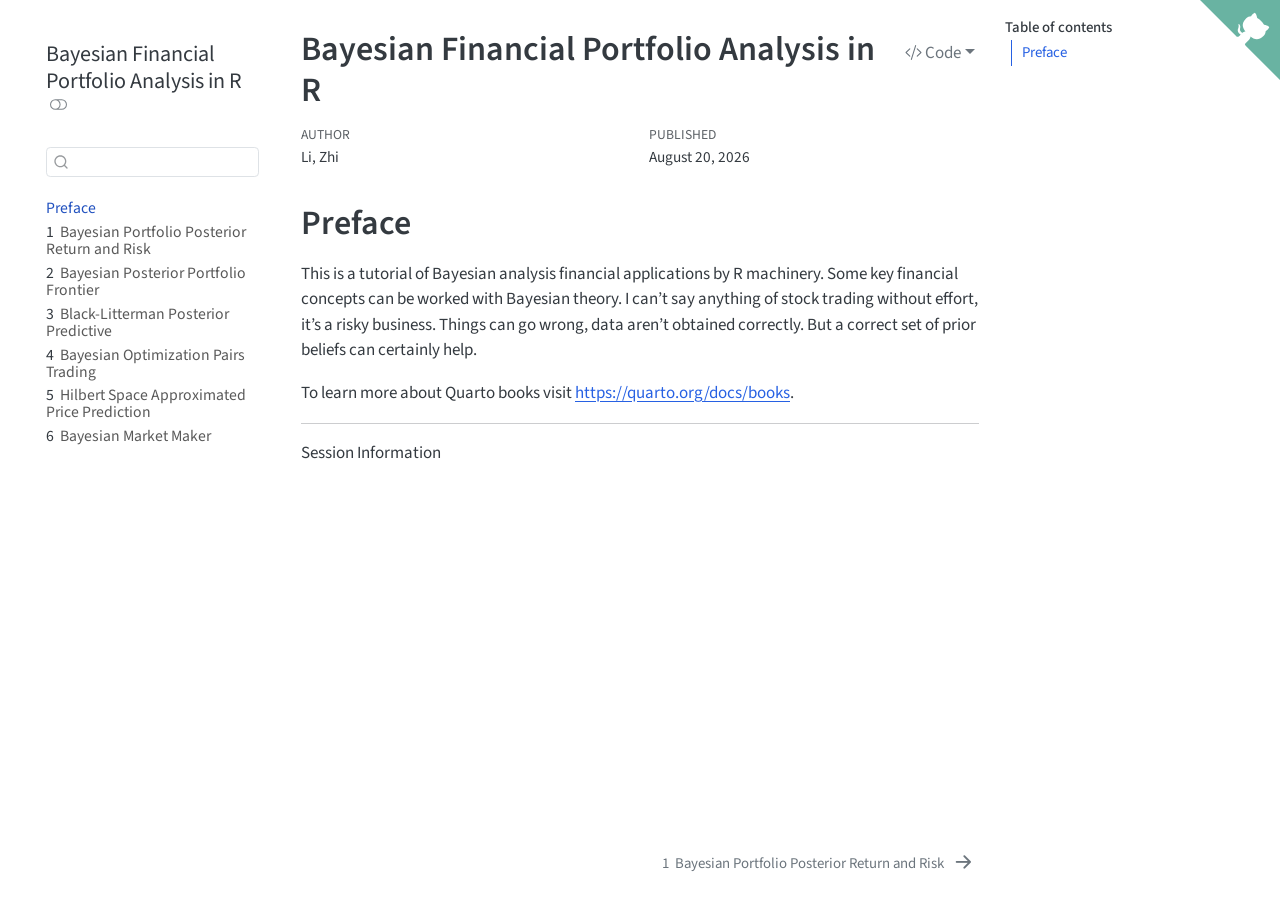
<file: docs/index.html>
<!DOCTYPE html>
<html xmlns="http://www.w3.org/1999/xhtml" lang="en" xml:lang="en"><head>
<meta http-equiv="Content-Type" content="text/html; charset=UTF-8">
<meta charset="utf-8">
<meta name="generator" content="quarto-1.8.25">
<meta name="viewport" content="width=device-width, initial-scale=1.0, user-scalable=yes">
<meta name="author" content="Li, Zhi">
<meta name="dcterms.date" content="2026-08-20">
<title>Bayesian Financial Portfolio Analysis in R</title>
<style>
code{white-space: pre-wrap;}
span.smallcaps{font-variant: small-caps;}
div.columns{display: flex; gap: min(4vw, 1.5em);}
div.column{flex: auto; overflow-x: auto;}
div.hanging-indent{margin-left: 1.5em; text-indent: -1.5em;}
ul.task-list{list-style: none;}
ul.task-list li input[type="checkbox"] {
  width: 0.8em;
  margin: 0 0.8em 0.2em -1em; /* quarto-specific, see https://github.com/quarto-dev/quarto-cli/issues/4556 */ 
  vertical-align: middle;
}
/* CSS for syntax highlighting */
html { -webkit-text-size-adjust: 100%; }
pre > code.sourceCode { white-space: pre; position: relative; }
pre > code.sourceCode > span { display: inline-block; line-height: 1.25; }
pre > code.sourceCode > span:empty { height: 1.2em; }
.sourceCode { overflow: visible; }
code.sourceCode > span { color: inherit; text-decoration: inherit; }
div.sourceCode { margin: 1em 0; }
pre.sourceCode { margin: 0; }
@media screen {
div.sourceCode { overflow: auto; }
}
@media print {
pre > code.sourceCode { white-space: pre-wrap; }
pre > code.sourceCode > span { text-indent: -5em; padding-left: 5em; }
}
pre.numberSource code
  { counter-reset: source-line 0; }
pre.numberSource code > span
  { position: relative; left: -4em; counter-increment: source-line; }
pre.numberSource code > span > a:first-child::before
  { content: counter(source-line);
    position: relative; left: -1em; text-align: right; vertical-align: baseline;
    border: none; display: inline-block;
    -webkit-touch-callout: none; -webkit-user-select: none;
    -khtml-user-select: none; -moz-user-select: none;
    -ms-user-select: none; user-select: none;
    padding: 0 4px; width: 4em;
  }
pre.numberSource { margin-left: 3em;  padding-left: 4px; }
div.sourceCode
  {   }
@media screen {
pre > code.sourceCode > span > a:first-child::before { text-decoration: underline; }
}
</style>

<script src="site_libs/quarto-nav/quarto-nav.js"></script>
<script src="site_libs/quarto-nav/headroom.min.js"></script>
<script src="site_libs/clipboard/clipboard.min.js"></script>
<script src="site_libs/quarto-search/autocomplete.umd.js"></script>
<script src="site_libs/quarto-search/fuse.min.js"></script>
<script src="site_libs/quarto-search/quarto-search.js"></script>
<meta name="quarto:offset" content="./">
<link href="./b01.html" rel="next">
<script src="site_libs/quarto-html/quarto.js" type="module"></script>
<script src="site_libs/quarto-html/tabsets/tabsets.js" type="module"></script>
<script src="site_libs/quarto-html/axe/axe-check.js" type="module"></script>
<script src="site_libs/quarto-html/popper.min.js"></script>
<script src="site_libs/quarto-html/tippy.umd.min.js"></script>
<script src="site_libs/quarto-html/anchor.min.js"></script>
<link href="site_libs/quarto-html/tippy.css" rel="stylesheet">
<link href="site_libs/quarto-html/quarto-syntax-highlighting-7b89279ff1a6dce999919e0e67d4d9ec.css" rel="stylesheet" class="quarto-color-scheme" id="quarto-text-highlighting-styles">
<link href="site_libs/quarto-html/quarto-syntax-highlighting-dark-707d8167ce6003fca903bfe2be84ab7f.css" rel="stylesheet" class="quarto-color-scheme quarto-color-alternate" id="quarto-text-highlighting-styles">
<link href="site_libs/quarto-html/quarto-syntax-highlighting-7b89279ff1a6dce999919e0e67d4d9ec.css" rel="stylesheet" class="quarto-color-scheme-extra" id="quarto-text-highlighting-styles">
<script src="site_libs/bootstrap/bootstrap.min.js"></script>
<link href="site_libs/bootstrap/bootstrap-icons.css" rel="stylesheet">
<link href="site_libs/bootstrap/bootstrap-56845be1c3e1e64cc04b6f7b628b8285.min.css" rel="stylesheet" append-hash="true" class="quarto-color-scheme" id="quarto-bootstrap" data-mode="light">
<link href="site_libs/bootstrap/bootstrap-dark-24c97db2e47895f705633d18ba96cc49.min.css" rel="stylesheet" append-hash="true" class="quarto-color-scheme quarto-color-alternate" id="quarto-bootstrap" data-mode="dark">
<link href="site_libs/bootstrap/bootstrap-56845be1c3e1e64cc04b6f7b628b8285.min.css" rel="stylesheet" append-hash="true" class="quarto-color-scheme-extra" id="quarto-bootstrap" data-mode="light"><script id="quarto-search-options" type="application/json">{
  "location": "sidebar",
  "copy-button": false,
  "collapse-after": 3,
  "panel-placement": "start",
  "type": "textbox",
  "limit": 50,
  "keyboard-shortcut": [
    "f",
    "/",
    "s"
  ],
  "show-item-context": false,
  "language": {
    "search-no-results-text": "No results",
    "search-matching-documents-text": "matching documents",
    "search-copy-link-title": "Copy link to search",
    "search-hide-matches-text": "Hide additional matches",
    "search-more-match-text": "more match in this document",
    "search-more-matches-text": "more matches in this document",
    "search-clear-button-title": "Clear",
    "search-text-placeholder": "",
    "search-detached-cancel-button-title": "Cancel",
    "search-submit-button-title": "Submit",
    "search-label": "Search"
  }
}</script><script type="application/json" class="js-hypothesis-config">
{
  "theme": "clean"
}
</script><script async="" src="https://hypothes.is/embed.js"></script><script>
  window.document.addEventListener("DOMContentLoaded", function (_event) {
    document.body.classList.add('hypothesis-enabled');
  });
</script>
</head>
<body class="nav-sidebar floating quarto-light"><script id="quarto-html-before-body" type="application/javascript">
    const toggleBodyColorMode = (bsSheetEl) => {
      const mode = bsSheetEl.getAttribute("data-mode");
      const bodyEl = window.document.querySelector("body");
      if (mode === "dark") {
        bodyEl.classList.add("quarto-dark");
        bodyEl.classList.remove("quarto-light");
      } else {
        bodyEl.classList.add("quarto-light");
        bodyEl.classList.remove("quarto-dark");
      }
    }
    const toggleBodyColorPrimary = () => {
      const bsSheetEl = window.document.querySelector("link#quarto-bootstrap:not([rel=disabled-stylesheet])");
      if (bsSheetEl) {
        toggleBodyColorMode(bsSheetEl);
      }
    }
    const setColorSchemeToggle = (alternate) => {
      const toggles = window.document.querySelectorAll('.quarto-color-scheme-toggle');
      for (let i=0; i < toggles.length; i++) {
        const toggle = toggles[i];
        if (toggle) {
          if (alternate) {
            toggle.classList.add("alternate");
          } else {
            toggle.classList.remove("alternate");
          }
        }
      }
    };
    const toggleColorMode = (alternate) => {
      // Switch the stylesheets
      const primaryStylesheets = window.document.querySelectorAll('link.quarto-color-scheme:not(.quarto-color-alternate)');
      const alternateStylesheets = window.document.querySelectorAll('link.quarto-color-scheme.quarto-color-alternate');
      manageTransitions('#quarto-margin-sidebar .nav-link', false);
      if (alternate) {
        // note: dark is layered on light, we don't disable primary!
        enableStylesheet(alternateStylesheets);
        for (const sheetNode of alternateStylesheets) {
          if (sheetNode.id === "quarto-bootstrap") {
            toggleBodyColorMode(sheetNode);
          }
        }
      } else {
        disableStylesheet(alternateStylesheets);
        enableStylesheet(primaryStylesheets)
        toggleBodyColorPrimary();
      }
      manageTransitions('#quarto-margin-sidebar .nav-link', true);
      // Switch the toggles
      setColorSchemeToggle(alternate)
      // Hack to workaround the fact that safari doesn't
      // properly recolor the scrollbar when toggling (#1455)
      if (navigator.userAgent.indexOf('Safari') > 0 && navigator.userAgent.indexOf('Chrome') == -1) {
        manageTransitions("body", false);
        window.scrollTo(0, 1);
        setTimeout(() => {
          window.scrollTo(0, 0);
          manageTransitions("body", true);
        }, 40);
      }
    }
    const disableStylesheet = (stylesheets) => {
      for (let i=0; i < stylesheets.length; i++) {
        const stylesheet = stylesheets[i];
        stylesheet.rel = 'disabled-stylesheet';
      }
    }
    const enableStylesheet = (stylesheets) => {
      for (let i=0; i < stylesheets.length; i++) {
        const stylesheet = stylesheets[i];
        if(stylesheet.rel !== 'stylesheet') { // for Chrome, which will still FOUC without this check
          stylesheet.rel = 'stylesheet';
        }
      }
    }
    const manageTransitions = (selector, allowTransitions) => {
      const els = window.document.querySelectorAll(selector);
      for (let i=0; i < els.length; i++) {
        const el = els[i];
        if (allowTransitions) {
          el.classList.remove('notransition');
        } else {
          el.classList.add('notransition');
        }
      }
    }
    const isFileUrl = () => {
      return window.location.protocol === 'file:';
    }
    const hasAlternateSentinel = () => {
      let styleSentinel = getColorSchemeSentinel();
      if (styleSentinel !== null) {
        return styleSentinel === "alternate";
      } else {
        return false;
      }
    }
    const setStyleSentinel = (alternate) => {
      const value = alternate ? "alternate" : "default";
      if (!isFileUrl()) {
        window.localStorage.setItem("quarto-color-scheme", value);
      } else {
        localAlternateSentinel = value;
      }
    }
    const getColorSchemeSentinel = () => {
      if (!isFileUrl()) {
        const storageValue = window.localStorage.getItem("quarto-color-scheme");
        return storageValue != null ? storageValue : localAlternateSentinel;
      } else {
        return localAlternateSentinel;
      }
    }
    const toggleGiscusIfUsed = (isAlternate, darkModeDefault) => {
      const baseTheme = document.querySelector('#giscus-base-theme')?.value ?? 'light';
      const alternateTheme = document.querySelector('#giscus-alt-theme')?.value ?? 'dark';
      let newTheme = '';
      if(authorPrefersDark) {
        newTheme = isAlternate ? baseTheme : alternateTheme;
      } else {
        newTheme = isAlternate ? alternateTheme : baseTheme;
      }
      const changeGiscusTheme = () => {
        // From: https://github.com/giscus/giscus/issues/336
        const sendMessage = (message) => {
          const iframe = document.querySelector('iframe.giscus-frame');
          if (!iframe) return;
          iframe.contentWindow.postMessage({ giscus: message }, 'https://giscus.app');
        }
        sendMessage({
          setConfig: {
            theme: newTheme
          }
        });
      }
      const isGiscussLoaded = window.document.querySelector('iframe.giscus-frame') !== null;
      if (isGiscussLoaded) {
        changeGiscusTheme();
      }
    };
    const authorPrefersDark = false;
    const darkModeDefault = authorPrefersDark;
      document.querySelector('link#quarto-text-highlighting-styles.quarto-color-scheme-extra').rel = 'disabled-stylesheet';
      document.querySelector('link#quarto-bootstrap.quarto-color-scheme-extra').rel = 'disabled-stylesheet';
    let localAlternateSentinel = darkModeDefault ? 'alternate' : 'default';
    // Dark / light mode switch
    window.quartoToggleColorScheme = () => {
      // Read the current dark / light value
      let toAlternate = !hasAlternateSentinel();
      toggleColorMode(toAlternate);
      setStyleSentinel(toAlternate);
      toggleGiscusIfUsed(toAlternate, darkModeDefault);
      window.dispatchEvent(new Event('resize'));
    };
    // Switch to dark mode if need be
    if (hasAlternateSentinel()) {
      toggleColorMode(true);
    } else {
      toggleColorMode(false);
    }
  </script>
<a href="https://github.com/bletcher/make_a_book_book" class="github-corner" aria-label="View source on GitHub"><svg width="80" height="80" viewbox="0 0 250 250" style="fill:#69b3a2; color:#fff; position: 
absolute; top: 0; border: 0; right: 0;" aria-hidden="true"><path d="M0,0 L115,115 L130,115 
L142,142 L250,250 L250,0 Z"></path><path d="M128.3,109.0 C113.8,99.7 119.0,89.6 119.0,89.6 
C122.0,82.7 120.5,78.6 120.5,78.6 C119.2,72.0 123.4,76.3 123.4,76.3 C127.3,80.9 125.5,87.3 
125.5,87.3 C122.9,97.6 130.6,101.9 134.4,103.2" fill="currentColor" style="transform-origin: 
130px 106px;" class="octo-arm"></path><path d="M115.0,115.0 C114.9,115.1 118.7,116.5 
119.8,115.4 L133.7,101.6 C136.9,99.2 139.9,98.4 142.2,98.6 C133.8,88.0 127.5,74.4 143.8,58.0 
C148.5,53.4 154.0,51.2 159.7,51.0 C160.3,49.4 163.2,43.6 171.4,40.1 C171.4,40.1 176.1,42.5 
178.8,56.2 C183.1,58.6 187.2,61.8 190.9,65.4 C194.5,69.0 197.7,73.2 200.1,77.6 C213.8,80.2 
216.3,84.9 216.3,84.9 C212.7,93.1 206.9,96.0 205.4,96.6 C205.1,102.4 203.0,107.8 198.3,112.5 
C181.9,128.9 168.3,122.5 157.7,114.1 C157.9,116.9 156.7,120.9 152.7,124.9 L141.0,136.5 
C139.8,137.7 141.6,141.9 141.8,141.8 Z" fill="currentColor" class="octo-body"></path></svg></a><style>.github-corner:hover 
.octo-arm{animation:octocat-wave 560ms ease-in-out}@keyframes 
octocat-wave{0%,100%{transform:rotate(0)}20%,60%{transform:rotate(-25deg)}40%,80%{transform:rotate(10deg)}}@media 
(max-width:500px){.github-corner:hover .octo-arm{animation:none}.github-corner 
  .octo-arm{animation:octocat-wave 560ms ease-in-out}}</style>
<div id="quarto-search-results"></div>
  <header id="quarto-header" class="headroom fixed-top"><nav class="quarto-secondary-nav"><div class="container-fluid d-flex">
      <button type="button" class="quarto-btn-toggle btn" data-bs-toggle="collapse" role="button" data-bs-target=".quarto-sidebar-collapse-item" aria-controls="quarto-sidebar" aria-expanded="false" aria-label="Toggle sidebar navigation" onclick="if (window.quartoToggleHeadroom) { window.quartoToggleHeadroom(); }">
        <i class="bi bi-layout-text-sidebar-reverse"></i>
      </button>
        <nav class="quarto-page-breadcrumbs" aria-label="breadcrumb"><ol class="breadcrumb"><li class="breadcrumb-item"><a href="./index.html">Preface</a></li></ol></nav>
        <a class="flex-grow-1" role="navigation" data-bs-toggle="collapse" data-bs-target=".quarto-sidebar-collapse-item" aria-controls="quarto-sidebar" aria-expanded="false" aria-label="Toggle sidebar navigation" onclick="if (window.quartoToggleHeadroom) { window.quartoToggleHeadroom(); }">      
        </a>
      <button type="button" class="btn quarto-search-button" aria-label="Search" onclick="window.quartoOpenSearch();">
        <i class="bi bi-search"></i>
      </button>
    </div>
  </nav></header><!-- content --><div id="quarto-content" class="quarto-container page-columns page-rows-contents page-layout-article">
<!-- sidebar -->
  <nav id="quarto-sidebar" class="sidebar collapse collapse-horizontal quarto-sidebar-collapse-item sidebar-navigation floating overflow-auto"><div class="pt-lg-2 mt-2 text-left sidebar-header sidebar-header-stacked">
      <a href="./index.html" class="sidebar-logo-link">
      </a>
    <div class="sidebar-title mb-0 py-0">
      <a href="./">Bayesian Financial Portfolio Analysis in R</a> 
        <div class="sidebar-tools-main">
  <a href="" class="quarto-color-scheme-toggle quarto-navigation-tool  px-1" onclick="window.quartoToggleColorScheme(); return false;" title="Toggle dark mode"><i class="bi"></i></a>
</div>
    </div>
      </div>
        <div class="mt-2 flex-shrink-0 align-items-center">
        <div class="sidebar-search">
        <div id="quarto-search" class="" title="Search"></div>
        </div>
        </div>
    <div class="sidebar-menu-container"> 
    <ul class="list-unstyled mt-1">
<li class="sidebar-item">
  <div class="sidebar-item-container"> 
  <a href="./index.html" class="sidebar-item-text sidebar-link active">
 <span class="menu-text">Preface</span></a>
  </div>
</li>
        <li class="sidebar-item">
  <div class="sidebar-item-container"> 
  <a href="./b01.html" class="sidebar-item-text sidebar-link">
 <span class="menu-text"><span class="chapter-number">1</span>&nbsp; <span class="chapter-title">Bayesian Portfolio Posterior Return and Risk</span></span></a>
  </div>
</li>
        <li class="sidebar-item">
  <div class="sidebar-item-container"> 
  <a href="./b02.html" class="sidebar-item-text sidebar-link">
 <span class="menu-text"><span class="chapter-number">2</span>&nbsp; <span class="chapter-title">Bayesian Posterior Portfolio Frontier</span></span></a>
  </div>
</li>
        <li class="sidebar-item">
  <div class="sidebar-item-container"> 
  <a href="./b03.html" class="sidebar-item-text sidebar-link">
 <span class="menu-text"><span class="chapter-number">3</span>&nbsp; <span class="chapter-title">Black-Litterman Posterior Predictive</span></span></a>
  </div>
</li>
        <li class="sidebar-item">
  <div class="sidebar-item-container"> 
  <a href="./b04.html" class="sidebar-item-text sidebar-link">
 <span class="menu-text"><span class="chapter-number">4</span>&nbsp; <span class="chapter-title">Bayesian Optimization Pairs Trading</span></span></a>
  </div>
</li>
        <li class="sidebar-item">
  <div class="sidebar-item-container"> 
  <a href="./b05.html" class="sidebar-item-text sidebar-link">
 <span class="menu-text"><span class="chapter-number">5</span>&nbsp; <span class="chapter-title">Hilbert Space Approximated Price Prediction</span></span></a>
  </div>
</li>
        <li class="sidebar-item">
  <div class="sidebar-item-container"> 
  <a href="./b06.html" class="sidebar-item-text sidebar-link">
 <span class="menu-text"><span class="chapter-number">6</span>&nbsp; <span class="chapter-title">Bayesian Market Maker</span></span></a>
  </div>
</li>
    </ul>
</div>
</nav><div id="quarto-sidebar-glass" class="quarto-sidebar-collapse-item" data-bs-toggle="collapse" data-bs-target=".quarto-sidebar-collapse-item"></div>
<!-- margin-sidebar -->
    <div id="quarto-margin-sidebar" class="sidebar margin-sidebar">
        <nav id="TOC" role="doc-toc" class="toc-active"><h2 id="toc-title">Table of contents</h2>
   
  <ul>
<li><a href="#preface" id="toc-preface" class="nav-link active" data-scroll-target="#preface">Preface</a></li>
  </ul></nav>
    </div>
<!-- main -->
<main class="content" id="quarto-document-content"><header id="title-block-header" class="quarto-title-block default"><div class="quarto-title">
<div class="quarto-title-block"><div><h1 class="title">Bayesian Financial Portfolio Analysis in R</h1><button type="button" class="btn code-tools-button dropdown-toggle" id="quarto-code-tools-menu" data-bs-toggle="dropdown" aria-expanded="false"><i class="bi"></i> Code</button><ul class="dropdown-menu dropdown-menu-end" aria-labelelledby="quarto-code-tools-menu"><li><a id="quarto-show-all-code" class="dropdown-item" href="javascript:void(0)" role="button">Show All Code</a></li><li><a id="quarto-hide-all-code" class="dropdown-item" href="javascript:void(0)" role="button">Hide All Code</a></li><li><hr class="dropdown-divider"></li><li><a id="quarto-view-source" class="dropdown-item" href="javascript:void(0)" role="button">View Source</a></li></ul></div></div>
</div>



<div class="quarto-title-meta">

    <div>
    <div class="quarto-title-meta-heading">Author</div>
    <div class="quarto-title-meta-contents">
             <p>Li, Zhi </p>
          </div>
  </div>
    
    <div>
    <div class="quarto-title-meta-heading">Published</div>
    <div class="quarto-title-meta-contents">
      <p class="date">August 20, 2026</p>
    </div>
  </div>
  
    
  </div>
  


</header><section id="preface" class="level1 unnumbered"><h1 class="unnumbered">Preface</h1>
<p>This is a tutorial of Bayesian analysis financial applications by R machinery. Some key financial concepts can be worked with Bayesian theory. I can’t say anything of stock trading without effort, it’s a risky business. Things can go wrong, data aren’t obtained correctly. But a correct set of prior beliefs can certainly help.</p>
<p>To learn more about Quarto books visit <a href="https://quarto.org/docs/books" class="uri">https://quarto.org/docs/books</a>.</p>
<hr>
<button class="accordion-button" type="button" data-bs-toggle="collapse" data-bs-target="#collapseOne">
Session Information
</button>
<div id="collapseOne" class="accordion-collapse collapse">
<div>
<div class="cell">
<details class="code-fold"><summary>Code</summary><div class="code-copy-outer-scaffold"><div class="sourceCode" id="cb1"><pre class="downlit sourceCode r code-with-copy"><code class="sourceCode R"><span><span class="fu"><a href="https://rdrr.io/r/utils/sessionInfo.html">sessionInfo</a></span><span class="op">(</span><span class="op">)</span></span></code></pre></div><button title="Copy to Clipboard" class="code-copy-button"><i class="bi"></i></button></div>
</details><div class="cell-output cell-output-stdout">
<pre><code>R version 4.5.1 (2025-06-13 ucrt)
Platform: x86_64-w64-mingw32/x64
Running under: Windows 10 x64 (build 18362)

Matrix products: default
  LAPACK version 3.12.1

locale:
[1] LC_COLLATE=English_United States.utf8 
[2] LC_CTYPE=English_United States.utf8   
[3] LC_MONETARY=English_United States.utf8
[4] LC_NUMERIC=C                          
[5] LC_TIME=English_United States.utf8    

time zone: Asia/Shanghai
tzcode source: internal

attached base packages:
[1] stats     graphics  grDevices utils     datasets  methods   base     

loaded via a namespace (and not attached):
 [1] htmlwidgets_1.6.4 compiler_4.5.1    fastmap_1.2.0     cli_3.6.6        
 [5] tools_4.5.1       htmltools_0.5.8.1 rstudioapi_0.19.0 rmarkdown_2.30   
 [9] knitr_1.50        jsonlite_2.0.0    xfun_0.54         digest_0.6.38    
[13] rlang_1.3.0       evaluate_1.0.5   </code></pre>
</div>
</div>
</div>
</div>


<!-- -->

</section></main><!-- /main --><script id="quarto-html-after-body" type="application/javascript">
  window.document.addEventListener("DOMContentLoaded", function (event) {
    // Ensure there is a toggle, if there isn't float one in the top right
    if (window.document.querySelector('.quarto-color-scheme-toggle') === null) {
      const a = window.document.createElement('a');
      a.classList.add('top-right');
      a.classList.add('quarto-color-scheme-toggle');
      a.href = "";
      a.onclick = function() { try { window.quartoToggleColorScheme(); } catch {} return false; };
      const i = window.document.createElement("i");
      i.classList.add('bi');
      a.appendChild(i);
      window.document.body.appendChild(a);
    }
    setColorSchemeToggle(hasAlternateSentinel())
    const icon = "";
    const anchorJS = new window.AnchorJS();
    anchorJS.options = {
      placement: 'right',
      icon: icon
    };
    anchorJS.add('.anchored');
    const isCodeAnnotation = (el) => {
      for (const clz of el.classList) {
        if (clz.startsWith('code-annotation-')) {                     
          return true;
        }
      }
      return false;
    }
    const onCopySuccess = function(e) {
      // button target
      const button = e.trigger;
      // don't keep focus
      button.blur();
      // flash "checked"
      button.classList.add('code-copy-button-checked');
      var currentTitle = button.getAttribute("title");
      button.setAttribute("title", "Copied!");
      let tooltip;
      if (window.bootstrap) {
        button.setAttribute("data-bs-toggle", "tooltip");
        button.setAttribute("data-bs-placement", "left");
        button.setAttribute("data-bs-title", "Copied!");
        tooltip = new bootstrap.Tooltip(button, 
          { trigger: "manual", 
            customClass: "code-copy-button-tooltip",
            offset: [0, -8]});
        tooltip.show();    
      }
      setTimeout(function() {
        if (tooltip) {
          tooltip.hide();
          button.removeAttribute("data-bs-title");
          button.removeAttribute("data-bs-toggle");
          button.removeAttribute("data-bs-placement");
        }
        button.setAttribute("title", currentTitle);
        button.classList.remove('code-copy-button-checked');
      }, 1000);
      // clear code selection
      e.clearSelection();
    }
    const getTextToCopy = function(trigger) {
      const outerScaffold = trigger.parentElement.cloneNode(true);
      const codeEl = outerScaffold.querySelector('code');
      for (const childEl of codeEl.children) {
        if (isCodeAnnotation(childEl)) {
          childEl.remove();
        }
      }
      return codeEl.innerText;
    }
    const clipboard = new window.ClipboardJS('.code-copy-button:not([data-in-quarto-modal])', {
      text: getTextToCopy
    });
    clipboard.on('success', onCopySuccess);
    if (window.document.getElementById('quarto-embedded-source-code-modal')) {
      const clipboardModal = new window.ClipboardJS('.code-copy-button[data-in-quarto-modal]', {
        text: getTextToCopy,
        container: window.document.getElementById('quarto-embedded-source-code-modal')
      });
      clipboardModal.on('success', onCopySuccess);
    }
    const viewSource = window.document.getElementById('quarto-view-source') ||
                       window.document.getElementById('quarto-code-tools-source');
    if (viewSource) {
      const sourceUrl = viewSource.getAttribute("data-quarto-source-url");
      viewSource.addEventListener("click", function(e) {
        if (sourceUrl) {
          // rstudio viewer pane
          if (/\bcapabilities=\b/.test(window.location)) {
            window.open(sourceUrl);
          } else {
            window.location.href = sourceUrl;
          }
        } else {
          const modal = new bootstrap.Modal(document.getElementById('quarto-embedded-source-code-modal'));
          modal.show();
        }
        return false;
      });
    }
    function toggleCodeHandler(show) {
      return function(e) {
        const detailsSrc = window.document.querySelectorAll(".cell > details > .sourceCode");
        for (let i=0; i<detailsSrc.length; i++) {
          const details = detailsSrc[i].parentElement;
          if (show) {
            details.open = true;
          } else {
            details.removeAttribute("open");
          }
        }
        const cellCodeDivs = window.document.querySelectorAll(".cell > .sourceCode");
        const fromCls = show ? "hidden" : "unhidden";
        const toCls = show ? "unhidden" : "hidden";
        for (let i=0; i<cellCodeDivs.length; i++) {
          const codeDiv = cellCodeDivs[i];
          if (codeDiv.classList.contains(fromCls)) {
            codeDiv.classList.remove(fromCls);
            codeDiv.classList.add(toCls);
          } 
        }
        return false;
      }
    }
    const hideAllCode = window.document.getElementById("quarto-hide-all-code");
    if (hideAllCode) {
      hideAllCode.addEventListener("click", toggleCodeHandler(false));
    }
    const showAllCode = window.document.getElementById("quarto-show-all-code");
    if (showAllCode) {
      showAllCode.addEventListener("click", toggleCodeHandler(true));
    }
      var localhostRegex = new RegExp(/^(?:http|https):\/\/localhost\:?[0-9]*\//);
      var mailtoRegex = new RegExp(/^mailto:/);
        var filterRegex = new RegExp('/' + window.location.host + '/');
      var isInternal = (href) => {
          return filterRegex.test(href) || localhostRegex.test(href) || mailtoRegex.test(href);
      }
      // Inspect non-navigation links and adorn them if external
     var links = window.document.querySelectorAll('a[href]:not(.nav-link):not(.navbar-brand):not(.toc-action):not(.sidebar-link):not(.sidebar-item-toggle):not(.pagination-link):not(.no-external):not([aria-hidden]):not(.dropdown-item):not(.quarto-navigation-tool):not(.about-link)');
      for (var i=0; i<links.length; i++) {
        const link = links[i];
        if (!isInternal(link.href)) {
          // undo the damage that might have been done by quarto-nav.js in the case of
          // links that we want to consider external
          if (link.dataset.originalHref !== undefined) {
            link.href = link.dataset.originalHref;
          }
        }
      }
    function tippyHover(el, contentFn, onTriggerFn, onUntriggerFn) {
      const config = {
        allowHTML: true,
        maxWidth: 500,
        delay: 100,
        arrow: false,
        appendTo: function(el) {
            return el.parentElement;
        },
        interactive: true,
        interactiveBorder: 10,
        theme: 'quarto',
        placement: 'bottom-start',
      };
      if (contentFn) {
        config.content = contentFn;
      }
      if (onTriggerFn) {
        config.onTrigger = onTriggerFn;
      }
      if (onUntriggerFn) {
        config.onUntrigger = onUntriggerFn;
      }
      window.tippy(el, config); 
    }
    const noterefs = window.document.querySelectorAll('a[role="doc-noteref"]');
    for (var i=0; i<noterefs.length; i++) {
      const ref = noterefs[i];
      tippyHover(ref, function() {
        // use id or data attribute instead here
        let href = ref.getAttribute('data-footnote-href') || ref.getAttribute('href');
        try { href = new URL(href).hash; } catch {}
        const id = href.replace(/^#\/?/, "");
        const note = window.document.getElementById(id);
        if (note) {
          return note.innerHTML;
        } else {
          return "";
        }
      });
    }
    const xrefs = window.document.querySelectorAll('a.quarto-xref');
    const processXRef = (id, note) => {
      // Strip column container classes
      const stripColumnClz = (el) => {
        el.classList.remove("page-full", "page-columns");
        if (el.children) {
          for (const child of el.children) {
            stripColumnClz(child);
          }
        }
      }
      stripColumnClz(note)
      if (id === null || id.startsWith('sec-')) {
        // Special case sections, only their first couple elements
        const container = document.createElement("div");
        if (note.children && note.children.length > 2) {
          container.appendChild(note.children[0].cloneNode(true));
          for (let i = 1; i < note.children.length; i++) {
            const child = note.children[i];
            if (child.tagName === "P" && child.innerText === "") {
              continue;
            } else {
              container.appendChild(child.cloneNode(true));
              break;
            }
          }
          if (window.Quarto?.typesetMath) {
            window.Quarto.typesetMath(container);
          }
          return container.innerHTML
        } else {
          if (window.Quarto?.typesetMath) {
            window.Quarto.typesetMath(note);
          }
          return note.innerHTML;
        }
      } else {
        // Remove any anchor links if they are present
        const anchorLink = note.querySelector('a.anchorjs-link');
        if (anchorLink) {
          anchorLink.remove();
        }
        if (window.Quarto?.typesetMath) {
          window.Quarto.typesetMath(note);
        }
        if (note.classList.contains("callout")) {
          return note.outerHTML;
        } else {
          return note.innerHTML;
        }
      }
    }
    for (var i=0; i<xrefs.length; i++) {
      const xref = xrefs[i];
      tippyHover(xref, undefined, function(instance) {
        instance.disable();
        let url = xref.getAttribute('href');
        let hash = undefined; 
        if (url.startsWith('#')) {
          hash = url;
        } else {
          try { hash = new URL(url).hash; } catch {}
        }
        if (hash) {
          const id = hash.replace(/^#\/?/, "");
          const note = window.document.getElementById(id);
          if (note !== null) {
            try {
              const html = processXRef(id, note.cloneNode(true));
              instance.setContent(html);
            } finally {
              instance.enable();
              instance.show();
            }
          } else {
            // See if we can fetch this
            fetch(url.split('#')[0])
            .then(res => res.text())
            .then(html => {
              const parser = new DOMParser();
              const htmlDoc = parser.parseFromString(html, "text/html");
              const note = htmlDoc.getElementById(id);
              if (note !== null) {
                const html = processXRef(id, note);
                instance.setContent(html);
              } 
            }).finally(() => {
              instance.enable();
              instance.show();
            });
          }
        } else {
          // See if we can fetch a full url (with no hash to target)
          // This is a special case and we should probably do some content thinning / targeting
          fetch(url)
          .then(res => res.text())
          .then(html => {
            const parser = new DOMParser();
            const htmlDoc = parser.parseFromString(html, "text/html");
            const note = htmlDoc.querySelector('main.content');
            if (note !== null) {
              // This should only happen for chapter cross references
              // (since there is no id in the URL)
              // remove the first header
              if (note.children.length > 0 && note.children[0].tagName === "HEADER") {
                note.children[0].remove();
              }
              const html = processXRef(null, note);
              instance.setContent(html);
            } 
          }).finally(() => {
            instance.enable();
            instance.show();
          });
        }
      }, function(instance) {
      });
    }
        let selectedAnnoteEl;
        const selectorForAnnotation = ( cell, annotation) => {
          let cellAttr = 'data-code-cell="' + cell + '"';
          let lineAttr = 'data-code-annotation="' +  annotation + '"';
          const selector = 'span[' + cellAttr + '][' + lineAttr + ']';
          return selector;
        }
        const selectCodeLines = (annoteEl) => {
          const doc = window.document;
          const targetCell = annoteEl.getAttribute("data-target-cell");
          const targetAnnotation = annoteEl.getAttribute("data-target-annotation");
          const annoteSpan = window.document.querySelector(selectorForAnnotation(targetCell, targetAnnotation));
          const lines = annoteSpan.getAttribute("data-code-lines").split(",");
          const lineIds = lines.map((line) => {
            return targetCell + "-" + line;
          })
          let top = null;
          let height = null;
          let parent = null;
          if (lineIds.length > 0) {
              //compute the position of the single el (top and bottom and make a div)
              const el = window.document.getElementById(lineIds[0]);
              top = el.offsetTop;
              height = el.offsetHeight;
              parent = el.parentElement.parentElement;
            if (lineIds.length > 1) {
              const lastEl = window.document.getElementById(lineIds[lineIds.length - 1]);
              const bottom = lastEl.offsetTop + lastEl.offsetHeight;
              height = bottom - top;
            }
            if (top !== null && height !== null && parent !== null) {
              // cook up a div (if necessary) and position it 
              let div = window.document.getElementById("code-annotation-line-highlight");
              if (div === null) {
                div = window.document.createElement("div");
                div.setAttribute("id", "code-annotation-line-highlight");
                div.style.position = 'absolute';
                parent.appendChild(div);
              }
              div.style.top = top - 2 + "px";
              div.style.height = height + 4 + "px";
              div.style.left = 0;
              let gutterDiv = window.document.getElementById("code-annotation-line-highlight-gutter");
              if (gutterDiv === null) {
                gutterDiv = window.document.createElement("div");
                gutterDiv.setAttribute("id", "code-annotation-line-highlight-gutter");
                gutterDiv.style.position = 'absolute';
                const codeCell = window.document.getElementById(targetCell);
                const gutter = codeCell.querySelector('.code-annotation-gutter');
                gutter.appendChild(gutterDiv);
              }
              gutterDiv.style.top = top - 2 + "px";
              gutterDiv.style.height = height + 4 + "px";
            }
            selectedAnnoteEl = annoteEl;
          }
        };
        const unselectCodeLines = () => {
          const elementsIds = ["code-annotation-line-highlight", "code-annotation-line-highlight-gutter"];
          elementsIds.forEach((elId) => {
            const div = window.document.getElementById(elId);
            if (div) {
              div.remove();
            }
          });
          selectedAnnoteEl = undefined;
        };
          // Handle positioning of the toggle
      window.addEventListener(
        "resize",
        throttle(() => {
          elRect = undefined;
          if (selectedAnnoteEl) {
            selectCodeLines(selectedAnnoteEl);
          }
        }, 10)
      );
      function throttle(fn, ms) {
      let throttle = false;
      let timer;
        return (...args) => {
          if(!throttle) { // first call gets through
              fn.apply(this, args);
              throttle = true;
          } else { // all the others get throttled
              if(timer) clearTimeout(timer); // cancel #2
              timer = setTimeout(() => {
                fn.apply(this, args);
                timer = throttle = false;
              }, ms);
          }
        };
      }
        // Attach click handler to the DT
        const annoteDls = window.document.querySelectorAll('dt[data-target-cell]');
        for (const annoteDlNode of annoteDls) {
          annoteDlNode.addEventListener('click', (event) => {
            const clickedEl = event.target;
            if (clickedEl !== selectedAnnoteEl) {
              unselectCodeLines();
              const activeEl = window.document.querySelector('dt[data-target-cell].code-annotation-active');
              if (activeEl) {
                activeEl.classList.remove('code-annotation-active');
              }
              selectCodeLines(clickedEl);
              clickedEl.classList.add('code-annotation-active');
            } else {
              // Unselect the line
              unselectCodeLines();
              clickedEl.classList.remove('code-annotation-active');
            }
          });
        }
    const findCites = (el) => {
      const parentEl = el.parentElement;
      if (parentEl) {
        const cites = parentEl.dataset.cites;
        if (cites) {
          return {
            el,
            cites: cites.split(' ')
          };
        } else {
          return findCites(el.parentElement)
        }
      } else {
        return undefined;
      }
    };
    var bibliorefs = window.document.querySelectorAll('a[role="doc-biblioref"]');
    for (var i=0; i<bibliorefs.length; i++) {
      const ref = bibliorefs[i];
      const citeInfo = findCites(ref);
      if (citeInfo) {
        tippyHover(citeInfo.el, function() {
          var popup = window.document.createElement('div');
          citeInfo.cites.forEach(function(cite) {
            var citeDiv = window.document.createElement('div');
            citeDiv.classList.add('hanging-indent');
            citeDiv.classList.add('csl-entry');
            var biblioDiv = window.document.getElementById('ref-' + cite);
            if (biblioDiv) {
              citeDiv.innerHTML = biblioDiv.innerHTML;
            }
            popup.appendChild(citeDiv);
          });
          return popup.innerHTML;
        });
      }
    }
  });
  </script><nav class="page-navigation"><div class="nav-page nav-page-previous">
  </div>
  <div class="nav-page nav-page-next">
      <a href="./b01.html" class="pagination-link" aria-label="Bayesian Portfolio Posterior Return and Risk">
        <span class="nav-page-text"><span class="chapter-number">1</span>&nbsp; <span class="chapter-title">Bayesian Portfolio Posterior Return and Risk</span></span> <i class="bi bi-arrow-right-short"></i>
      </a>
  </div>
</nav><div class="modal fade" id="quarto-embedded-source-code-modal" tabindex="-1" aria-labelledby="quarto-embedded-source-code-modal-label" aria-hidden="true"><div class="modal-dialog modal-dialog-scrollable"><div class="modal-content"><div class="modal-header"><h5 class="modal-title" id="quarto-embedded-source-code-modal-label">Source Code</h5><button class="btn-close" data-bs-dismiss="modal"></button></div><div class="modal-body"><div class="">
<div class="code-copy-outer-scaffold"><div class="sourceCode" id="cb3" data-shortcodes="false"><pre class="sourceCode markdown code-with-copy"><code class="sourceCode markdown"><span id="cb3-1"><a href="#cb3-1" aria-hidden="true" tabindex="-1"></a><span class="fu"># Preface {.unnumbered}</span></span>
<span id="cb3-2"><a href="#cb3-2" aria-hidden="true" tabindex="-1"></a></span>
<span id="cb3-3"><a href="#cb3-3" aria-hidden="true" tabindex="-1"></a>This is a tutorial of Bayesian analysis financial applications by R machinery. Some key financial concepts can be worked with Bayesian theory. I can't say anything of stock trading without effort, it's a risky business. Things can go wrong, data aren't obtained correctly. But a correct set of prior beliefs can certainly help.</span>
<span id="cb3-4"><a href="#cb3-4" aria-hidden="true" tabindex="-1"></a></span>
<span id="cb3-5"><a href="#cb3-5" aria-hidden="true" tabindex="-1"></a>To learn more about Quarto books visit <span class="ot">&lt;https://quarto.org/docs/books&gt;</span>.</span>
<span id="cb3-6"><a href="#cb3-6" aria-hidden="true" tabindex="-1"></a></span>
<span id="cb3-7"><a href="#cb3-7" aria-hidden="true" tabindex="-1"></a>***  </span>
<span id="cb3-8"><a href="#cb3-8" aria-hidden="true" tabindex="-1"></a></span>
<span id="cb3-9"><a href="#cb3-9" aria-hidden="true" tabindex="-1"></a><span class="dt">&lt;</span><span class="kw">button</span><span class="ot"> class</span><span class="op">=</span><span class="st">"accordion-button"</span><span class="ot"> type</span><span class="op">=</span><span class="st">"button"</span><span class="ot"> data-bs-toggle</span><span class="op">=</span><span class="st">"collapse"</span><span class="ot"> data-bs-target</span><span class="op">=</span><span class="st">"#collapseOne"</span><span class="ot"> </span><span class="dt">&gt;</span>Session Information<span class="dt">&lt;/</span><span class="kw">button</span><span class="dt">&gt;&lt;</span><span class="kw">div</span><span class="ot"> id</span><span class="op">=</span><span class="st">"collapseOne"</span><span class="ot"> class</span><span class="op">=</span><span class="st">"accordion-collapse collapse"</span><span class="dt">&gt;&lt;</span><span class="kw">div</span><span class="dt">&gt;</span></span>
<span id="cb3-10"><a href="#cb3-10" aria-hidden="true" tabindex="-1"></a></span>
<span id="cb3-13"><a href="#cb3-13" aria-hidden="true" tabindex="-1"></a><span class="in">```{r}</span></span>
<span id="cb3-14"><a href="#cb3-14" aria-hidden="true" tabindex="-1"></a><span class="fu">sessionInfo</span>()</span>
<span id="cb3-15"><a href="#cb3-15" aria-hidden="true" tabindex="-1"></a><span class="in">```</span></span>
<span id="cb3-16"><a href="#cb3-16" aria-hidden="true" tabindex="-1"></a></span>
<span id="cb3-17"><a href="#cb3-17" aria-hidden="true" tabindex="-1"></a><span class="dt">&lt;/</span><span class="kw">div</span><span class="dt">&gt;&lt;/</span><span class="kw">div</span><span class="dt">&gt;</span>  </span>
<span id="cb3-18"><a href="#cb3-18" aria-hidden="true" tabindex="-1"></a></span>
</code></pre></div><button title="Copy to Clipboard" class="code-copy-button" data-in-quarto-modal=""><i class="bi"></i></button></div>
</div></div></div></div></div>
</div> <!-- /content -->





</body></html>
</file>
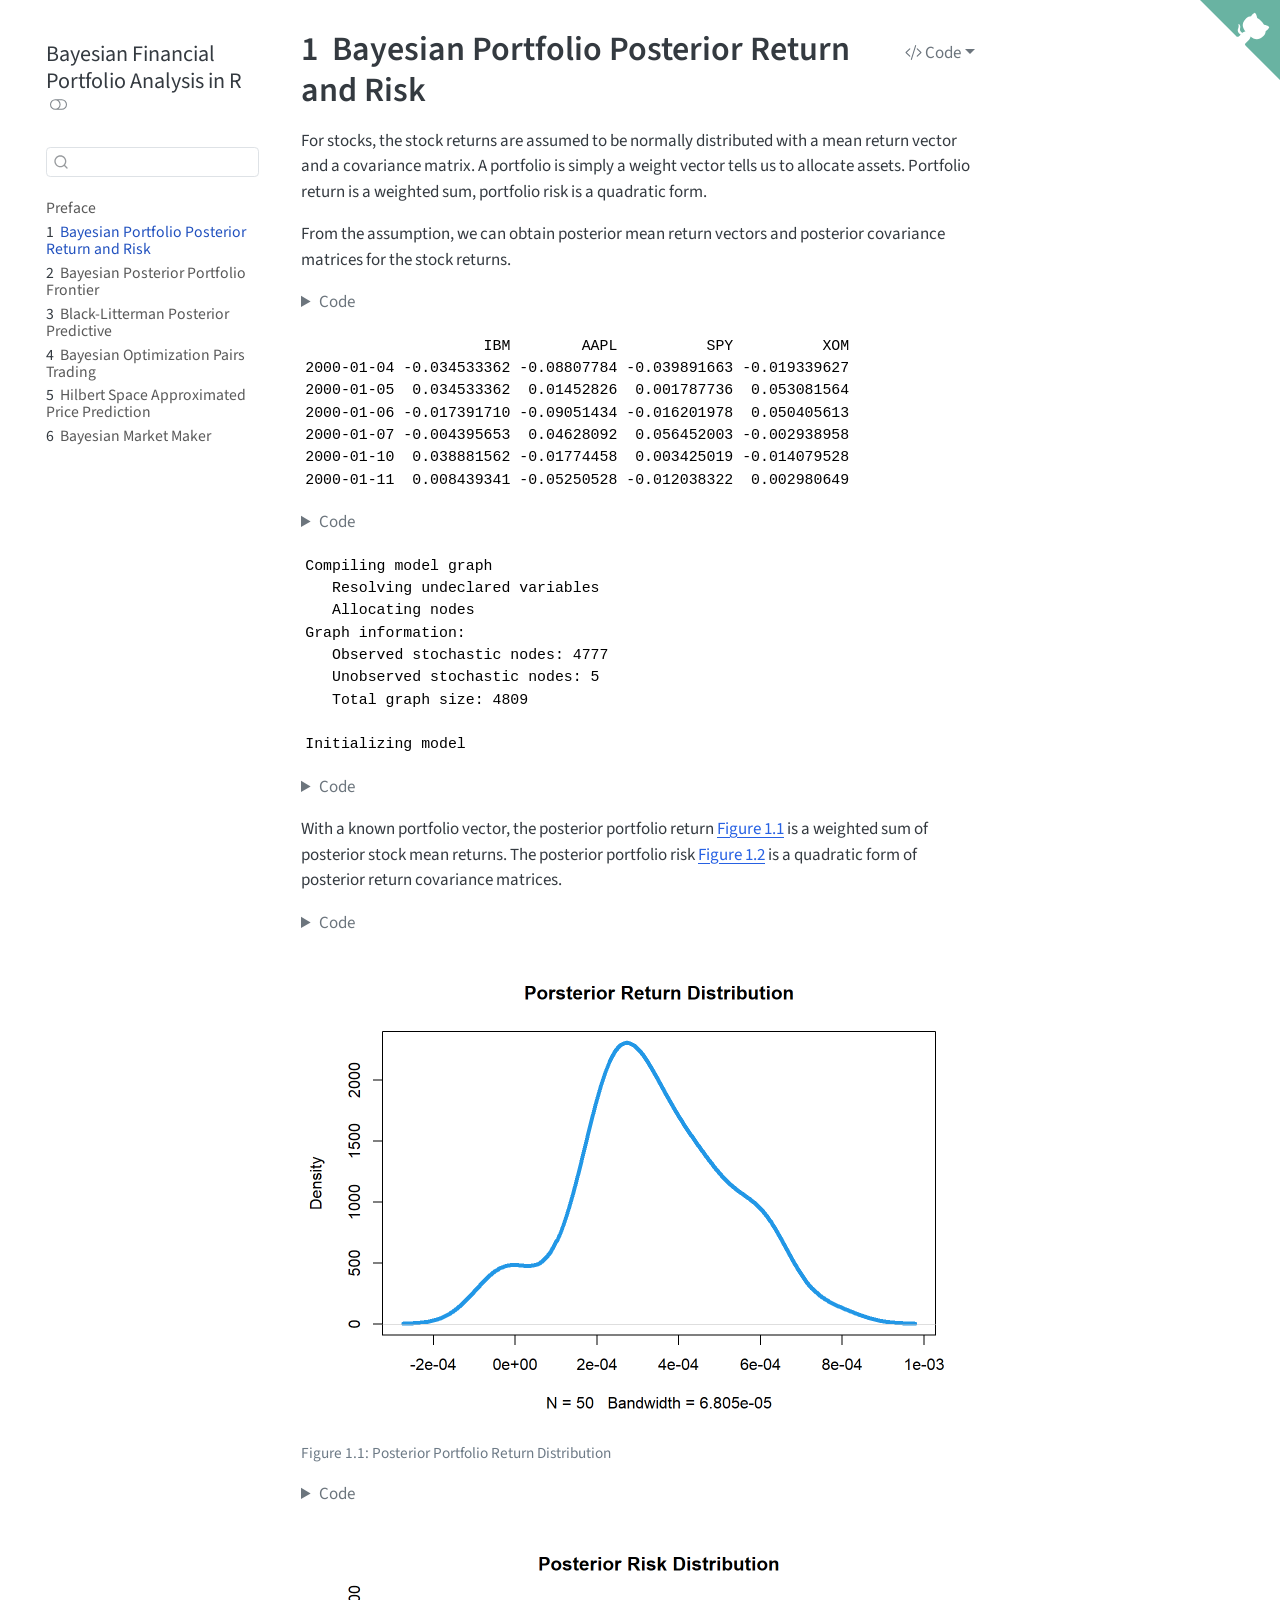
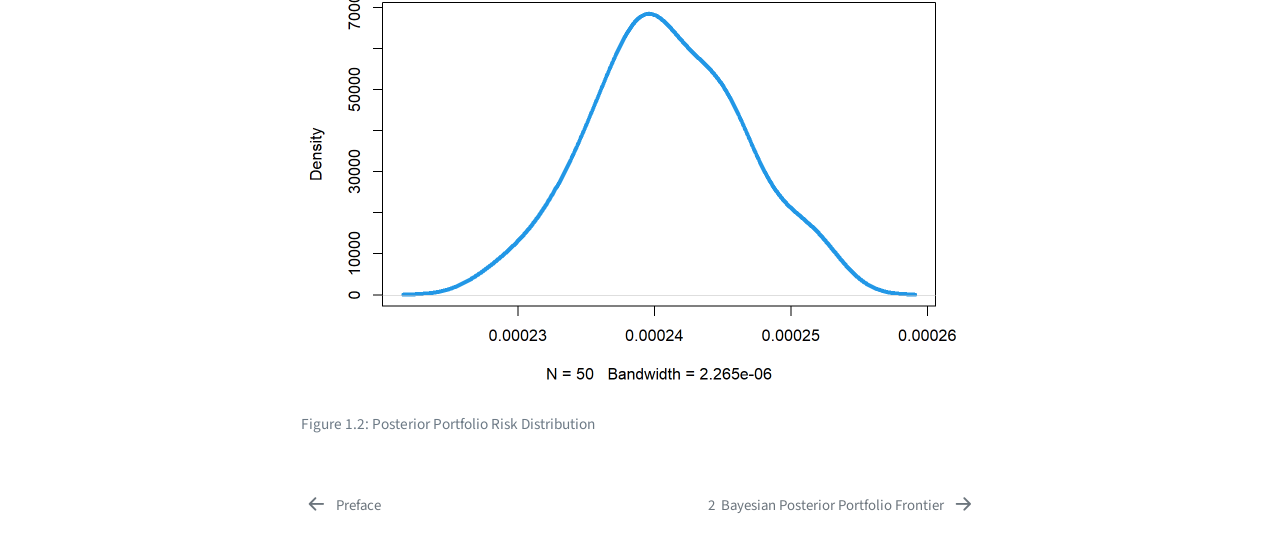
<file: docs/b01.html>
<!DOCTYPE html>
<html xmlns="http://www.w3.org/1999/xhtml" lang="en" xml:lang="en"><head>
<meta http-equiv="Content-Type" content="text/html; charset=UTF-8">
<meta charset="utf-8">
<meta name="generator" content="quarto-1.8.25">
<meta name="viewport" content="width=device-width, initial-scale=1.0, user-scalable=yes">
<title>1&nbsp; Bayesian Portfolio Posterior Return and Risk – Bayesian Financial Portfolio Analysis in R</title>
<style>
code{white-space: pre-wrap;}
span.smallcaps{font-variant: small-caps;}
div.columns{display: flex; gap: min(4vw, 1.5em);}
div.column{flex: auto; overflow-x: auto;}
div.hanging-indent{margin-left: 1.5em; text-indent: -1.5em;}
ul.task-list{list-style: none;}
ul.task-list li input[type="checkbox"] {
  width: 0.8em;
  margin: 0 0.8em 0.2em -1em; /* quarto-specific, see https://github.com/quarto-dev/quarto-cli/issues/4556 */ 
  vertical-align: middle;
}
/* CSS for syntax highlighting */
html { -webkit-text-size-adjust: 100%; }
pre > code.sourceCode { white-space: pre; position: relative; }
pre > code.sourceCode > span { display: inline-block; line-height: 1.25; }
pre > code.sourceCode > span:empty { height: 1.2em; }
.sourceCode { overflow: visible; }
code.sourceCode > span { color: inherit; text-decoration: inherit; }
div.sourceCode { margin: 1em 0; }
pre.sourceCode { margin: 0; }
@media screen {
div.sourceCode { overflow: auto; }
}
@media print {
pre > code.sourceCode { white-space: pre-wrap; }
pre > code.sourceCode > span { text-indent: -5em; padding-left: 5em; }
}
pre.numberSource code
  { counter-reset: source-line 0; }
pre.numberSource code > span
  { position: relative; left: -4em; counter-increment: source-line; }
pre.numberSource code > span > a:first-child::before
  { content: counter(source-line);
    position: relative; left: -1em; text-align: right; vertical-align: baseline;
    border: none; display: inline-block;
    -webkit-touch-callout: none; -webkit-user-select: none;
    -khtml-user-select: none; -moz-user-select: none;
    -ms-user-select: none; user-select: none;
    padding: 0 4px; width: 4em;
  }
pre.numberSource { margin-left: 3em;  padding-left: 4px; }
div.sourceCode
  {   }
@media screen {
pre > code.sourceCode > span > a:first-child::before { text-decoration: underline; }
}
</style>

<script src="site_libs/quarto-nav/quarto-nav.js"></script>
<script src="site_libs/quarto-nav/headroom.min.js"></script>
<script src="site_libs/clipboard/clipboard.min.js"></script>
<script src="site_libs/quarto-search/autocomplete.umd.js"></script>
<script src="site_libs/quarto-search/fuse.min.js"></script>
<script src="site_libs/quarto-search/quarto-search.js"></script>
<meta name="quarto:offset" content="./">
<link href="./b02.html" rel="next">
<link href="./index.html" rel="prev">
<script src="site_libs/quarto-html/quarto.js" type="module"></script>
<script src="site_libs/quarto-html/tabsets/tabsets.js" type="module"></script>
<script src="site_libs/quarto-html/axe/axe-check.js" type="module"></script>
<script src="site_libs/quarto-html/popper.min.js"></script>
<script src="site_libs/quarto-html/tippy.umd.min.js"></script>
<script src="site_libs/quarto-html/anchor.min.js"></script>
<link href="site_libs/quarto-html/tippy.css" rel="stylesheet">
<link href="site_libs/quarto-html/quarto-syntax-highlighting-7b89279ff1a6dce999919e0e67d4d9ec.css" rel="stylesheet" class="quarto-color-scheme" id="quarto-text-highlighting-styles">
<link href="site_libs/quarto-html/quarto-syntax-highlighting-dark-707d8167ce6003fca903bfe2be84ab7f.css" rel="stylesheet" class="quarto-color-scheme quarto-color-alternate" id="quarto-text-highlighting-styles">
<link href="site_libs/quarto-html/quarto-syntax-highlighting-7b89279ff1a6dce999919e0e67d4d9ec.css" rel="stylesheet" class="quarto-color-scheme-extra" id="quarto-text-highlighting-styles">
<script src="site_libs/bootstrap/bootstrap.min.js"></script>
<link href="site_libs/bootstrap/bootstrap-icons.css" rel="stylesheet">
<link href="site_libs/bootstrap/bootstrap-56845be1c3e1e64cc04b6f7b628b8285.min.css" rel="stylesheet" append-hash="true" class="quarto-color-scheme" id="quarto-bootstrap" data-mode="light">
<link href="site_libs/bootstrap/bootstrap-dark-24c97db2e47895f705633d18ba96cc49.min.css" rel="stylesheet" append-hash="true" class="quarto-color-scheme quarto-color-alternate" id="quarto-bootstrap" data-mode="dark">
<link href="site_libs/bootstrap/bootstrap-56845be1c3e1e64cc04b6f7b628b8285.min.css" rel="stylesheet" append-hash="true" class="quarto-color-scheme-extra" id="quarto-bootstrap" data-mode="light"><script id="quarto-search-options" type="application/json">{
  "location": "sidebar",
  "copy-button": false,
  "collapse-after": 3,
  "panel-placement": "start",
  "type": "textbox",
  "limit": 50,
  "keyboard-shortcut": [
    "f",
    "/",
    "s"
  ],
  "show-item-context": false,
  "language": {
    "search-no-results-text": "No results",
    "search-matching-documents-text": "matching documents",
    "search-copy-link-title": "Copy link to search",
    "search-hide-matches-text": "Hide additional matches",
    "search-more-match-text": "more match in this document",
    "search-more-matches-text": "more matches in this document",
    "search-clear-button-title": "Clear",
    "search-text-placeholder": "",
    "search-detached-cancel-button-title": "Cancel",
    "search-submit-button-title": "Submit",
    "search-label": "Search"
  }
}</script><script type="application/json" class="js-hypothesis-config">
{
  "theme": "clean"
}
</script><script async="" src="https://hypothes.is/embed.js"></script><script>
  window.document.addEventListener("DOMContentLoaded", function (_event) {
    document.body.classList.add('hypothesis-enabled');
  });
</script>
</head>
<body class="nav-sidebar floating quarto-light"><script id="quarto-html-before-body" type="application/javascript">
    const toggleBodyColorMode = (bsSheetEl) => {
      const mode = bsSheetEl.getAttribute("data-mode");
      const bodyEl = window.document.querySelector("body");
      if (mode === "dark") {
        bodyEl.classList.add("quarto-dark");
        bodyEl.classList.remove("quarto-light");
      } else {
        bodyEl.classList.add("quarto-light");
        bodyEl.classList.remove("quarto-dark");
      }
    }
    const toggleBodyColorPrimary = () => {
      const bsSheetEl = window.document.querySelector("link#quarto-bootstrap:not([rel=disabled-stylesheet])");
      if (bsSheetEl) {
        toggleBodyColorMode(bsSheetEl);
      }
    }
    const setColorSchemeToggle = (alternate) => {
      const toggles = window.document.querySelectorAll('.quarto-color-scheme-toggle');
      for (let i=0; i < toggles.length; i++) {
        const toggle = toggles[i];
        if (toggle) {
          if (alternate) {
            toggle.classList.add("alternate");
          } else {
            toggle.classList.remove("alternate");
          }
        }
      }
    };
    const toggleColorMode = (alternate) => {
      // Switch the stylesheets
      const primaryStylesheets = window.document.querySelectorAll('link.quarto-color-scheme:not(.quarto-color-alternate)');
      const alternateStylesheets = window.document.querySelectorAll('link.quarto-color-scheme.quarto-color-alternate');
      manageTransitions('#quarto-margin-sidebar .nav-link', false);
      if (alternate) {
        // note: dark is layered on light, we don't disable primary!
        enableStylesheet(alternateStylesheets);
        for (const sheetNode of alternateStylesheets) {
          if (sheetNode.id === "quarto-bootstrap") {
            toggleBodyColorMode(sheetNode);
          }
        }
      } else {
        disableStylesheet(alternateStylesheets);
        enableStylesheet(primaryStylesheets)
        toggleBodyColorPrimary();
      }
      manageTransitions('#quarto-margin-sidebar .nav-link', true);
      // Switch the toggles
      setColorSchemeToggle(alternate)
      // Hack to workaround the fact that safari doesn't
      // properly recolor the scrollbar when toggling (#1455)
      if (navigator.userAgent.indexOf('Safari') > 0 && navigator.userAgent.indexOf('Chrome') == -1) {
        manageTransitions("body", false);
        window.scrollTo(0, 1);
        setTimeout(() => {
          window.scrollTo(0, 0);
          manageTransitions("body", true);
        }, 40);
      }
    }
    const disableStylesheet = (stylesheets) => {
      for (let i=0; i < stylesheets.length; i++) {
        const stylesheet = stylesheets[i];
        stylesheet.rel = 'disabled-stylesheet';
      }
    }
    const enableStylesheet = (stylesheets) => {
      for (let i=0; i < stylesheets.length; i++) {
        const stylesheet = stylesheets[i];
        if(stylesheet.rel !== 'stylesheet') { // for Chrome, which will still FOUC without this check
          stylesheet.rel = 'stylesheet';
        }
      }
    }
    const manageTransitions = (selector, allowTransitions) => {
      const els = window.document.querySelectorAll(selector);
      for (let i=0; i < els.length; i++) {
        const el = els[i];
        if (allowTransitions) {
          el.classList.remove('notransition');
        } else {
          el.classList.add('notransition');
        }
      }
    }
    const isFileUrl = () => {
      return window.location.protocol === 'file:';
    }
    const hasAlternateSentinel = () => {
      let styleSentinel = getColorSchemeSentinel();
      if (styleSentinel !== null) {
        return styleSentinel === "alternate";
      } else {
        return false;
      }
    }
    const setStyleSentinel = (alternate) => {
      const value = alternate ? "alternate" : "default";
      if (!isFileUrl()) {
        window.localStorage.setItem("quarto-color-scheme", value);
      } else {
        localAlternateSentinel = value;
      }
    }
    const getColorSchemeSentinel = () => {
      if (!isFileUrl()) {
        const storageValue = window.localStorage.getItem("quarto-color-scheme");
        return storageValue != null ? storageValue : localAlternateSentinel;
      } else {
        return localAlternateSentinel;
      }
    }
    const toggleGiscusIfUsed = (isAlternate, darkModeDefault) => {
      const baseTheme = document.querySelector('#giscus-base-theme')?.value ?? 'light';
      const alternateTheme = document.querySelector('#giscus-alt-theme')?.value ?? 'dark';
      let newTheme = '';
      if(authorPrefersDark) {
        newTheme = isAlternate ? baseTheme : alternateTheme;
      } else {
        newTheme = isAlternate ? alternateTheme : baseTheme;
      }
      const changeGiscusTheme = () => {
        // From: https://github.com/giscus/giscus/issues/336
        const sendMessage = (message) => {
          const iframe = document.querySelector('iframe.giscus-frame');
          if (!iframe) return;
          iframe.contentWindow.postMessage({ giscus: message }, 'https://giscus.app');
        }
        sendMessage({
          setConfig: {
            theme: newTheme
          }
        });
      }
      const isGiscussLoaded = window.document.querySelector('iframe.giscus-frame') !== null;
      if (isGiscussLoaded) {
        changeGiscusTheme();
      }
    };
    const authorPrefersDark = false;
    const darkModeDefault = authorPrefersDark;
      document.querySelector('link#quarto-text-highlighting-styles.quarto-color-scheme-extra').rel = 'disabled-stylesheet';
      document.querySelector('link#quarto-bootstrap.quarto-color-scheme-extra').rel = 'disabled-stylesheet';
    let localAlternateSentinel = darkModeDefault ? 'alternate' : 'default';
    // Dark / light mode switch
    window.quartoToggleColorScheme = () => {
      // Read the current dark / light value
      let toAlternate = !hasAlternateSentinel();
      toggleColorMode(toAlternate);
      setStyleSentinel(toAlternate);
      toggleGiscusIfUsed(toAlternate, darkModeDefault);
      window.dispatchEvent(new Event('resize'));
    };
    // Switch to dark mode if need be
    if (hasAlternateSentinel()) {
      toggleColorMode(true);
    } else {
      toggleColorMode(false);
    }
  </script>
<a href="https://github.com/bletcher/make_a_book_book" class="github-corner" aria-label="View source on GitHub"><svg width="80" height="80" viewbox="0 0 250 250" style="fill:#69b3a2; color:#fff; position: 
absolute; top: 0; border: 0; right: 0;" aria-hidden="true"><path d="M0,0 L115,115 L130,115 
L142,142 L250,250 L250,0 Z"></path><path d="M128.3,109.0 C113.8,99.7 119.0,89.6 119.0,89.6 
C122.0,82.7 120.5,78.6 120.5,78.6 C119.2,72.0 123.4,76.3 123.4,76.3 C127.3,80.9 125.5,87.3 
125.5,87.3 C122.9,97.6 130.6,101.9 134.4,103.2" fill="currentColor" style="transform-origin: 
130px 106px;" class="octo-arm"></path><path d="M115.0,115.0 C114.9,115.1 118.7,116.5 
119.8,115.4 L133.7,101.6 C136.9,99.2 139.9,98.4 142.2,98.6 C133.8,88.0 127.5,74.4 143.8,58.0 
C148.5,53.4 154.0,51.2 159.7,51.0 C160.3,49.4 163.2,43.6 171.4,40.1 C171.4,40.1 176.1,42.5 
178.8,56.2 C183.1,58.6 187.2,61.8 190.9,65.4 C194.5,69.0 197.7,73.2 200.1,77.6 C213.8,80.2 
216.3,84.9 216.3,84.9 C212.7,93.1 206.9,96.0 205.4,96.6 C205.1,102.4 203.0,107.8 198.3,112.5 
C181.9,128.9 168.3,122.5 157.7,114.1 C157.9,116.9 156.7,120.9 152.7,124.9 L141.0,136.5 
C139.8,137.7 141.6,141.9 141.8,141.8 Z" fill="currentColor" class="octo-body"></path></svg></a><style>.github-corner:hover 
.octo-arm{animation:octocat-wave 560ms ease-in-out}@keyframes 
octocat-wave{0%,100%{transform:rotate(0)}20%,60%{transform:rotate(-25deg)}40%,80%{transform:rotate(10deg)}}@media 
(max-width:500px){.github-corner:hover .octo-arm{animation:none}.github-corner 
  .octo-arm{animation:octocat-wave 560ms ease-in-out}}</style>
<div id="quarto-search-results"></div>
  <header id="quarto-header" class="headroom fixed-top"><nav class="quarto-secondary-nav"><div class="container-fluid d-flex">
      <button type="button" class="quarto-btn-toggle btn" data-bs-toggle="collapse" role="button" data-bs-target=".quarto-sidebar-collapse-item" aria-controls="quarto-sidebar" aria-expanded="false" aria-label="Toggle sidebar navigation" onclick="if (window.quartoToggleHeadroom) { window.quartoToggleHeadroom(); }">
        <i class="bi bi-layout-text-sidebar-reverse"></i>
      </button>
        <nav class="quarto-page-breadcrumbs" aria-label="breadcrumb"><ol class="breadcrumb"><li class="breadcrumb-item"><a href="./b01.html"><span class="chapter-number">1</span>&nbsp; <span class="chapter-title">Bayesian Portfolio Posterior Return and Risk</span></a></li></ol></nav>
        <a class="flex-grow-1" role="navigation" data-bs-toggle="collapse" data-bs-target=".quarto-sidebar-collapse-item" aria-controls="quarto-sidebar" aria-expanded="false" aria-label="Toggle sidebar navigation" onclick="if (window.quartoToggleHeadroom) { window.quartoToggleHeadroom(); }">      
        </a>
      <button type="button" class="btn quarto-search-button" aria-label="Search" onclick="window.quartoOpenSearch();">
        <i class="bi bi-search"></i>
      </button>
    </div>
  </nav></header><!-- content --><div id="quarto-content" class="quarto-container page-columns page-rows-contents page-layout-article">
<!-- sidebar -->
  <nav id="quarto-sidebar" class="sidebar collapse collapse-horizontal quarto-sidebar-collapse-item sidebar-navigation floating overflow-auto"><div class="pt-lg-2 mt-2 text-left sidebar-header sidebar-header-stacked">
      <a href="./index.html" class="sidebar-logo-link">
      </a>
    <div class="sidebar-title mb-0 py-0">
      <a href="./">Bayesian Financial Portfolio Analysis in R</a> 
        <div class="sidebar-tools-main">
  <a href="" class="quarto-color-scheme-toggle quarto-navigation-tool  px-1" onclick="window.quartoToggleColorScheme(); return false;" title="Toggle dark mode"><i class="bi"></i></a>
</div>
    </div>
      </div>
        <div class="mt-2 flex-shrink-0 align-items-center">
        <div class="sidebar-search">
        <div id="quarto-search" class="" title="Search"></div>
        </div>
        </div>
    <div class="sidebar-menu-container"> 
    <ul class="list-unstyled mt-1">
<li class="sidebar-item">
  <div class="sidebar-item-container"> 
  <a href="./index.html" class="sidebar-item-text sidebar-link">
 <span class="menu-text">Preface</span></a>
  </div>
</li>
        <li class="sidebar-item">
  <div class="sidebar-item-container"> 
  <a href="./b01.html" class="sidebar-item-text sidebar-link active">
 <span class="menu-text"><span class="chapter-number">1</span>&nbsp; <span class="chapter-title">Bayesian Portfolio Posterior Return and Risk</span></span></a>
  </div>
</li>
        <li class="sidebar-item">
  <div class="sidebar-item-container"> 
  <a href="./b02.html" class="sidebar-item-text sidebar-link">
 <span class="menu-text"><span class="chapter-number">2</span>&nbsp; <span class="chapter-title">Bayesian Posterior Portfolio Frontier</span></span></a>
  </div>
</li>
        <li class="sidebar-item">
  <div class="sidebar-item-container"> 
  <a href="./b03.html" class="sidebar-item-text sidebar-link">
 <span class="menu-text"><span class="chapter-number">3</span>&nbsp; <span class="chapter-title">Black-Litterman Posterior Predictive</span></span></a>
  </div>
</li>
        <li class="sidebar-item">
  <div class="sidebar-item-container"> 
  <a href="./b04.html" class="sidebar-item-text sidebar-link">
 <span class="menu-text"><span class="chapter-number">4</span>&nbsp; <span class="chapter-title">Bayesian Optimization Pairs Trading</span></span></a>
  </div>
</li>
        <li class="sidebar-item">
  <div class="sidebar-item-container"> 
  <a href="./b05.html" class="sidebar-item-text sidebar-link">
 <span class="menu-text"><span class="chapter-number">5</span>&nbsp; <span class="chapter-title">Hilbert Space Approximated Price Prediction</span></span></a>
  </div>
</li>
        <li class="sidebar-item">
  <div class="sidebar-item-container"> 
  <a href="./b06.html" class="sidebar-item-text sidebar-link">
 <span class="menu-text"><span class="chapter-number">6</span>&nbsp; <span class="chapter-title">Bayesian Market Maker</span></span></a>
  </div>
</li>
    </ul>
</div>
</nav><div id="quarto-sidebar-glass" class="quarto-sidebar-collapse-item" data-bs-toggle="collapse" data-bs-target=".quarto-sidebar-collapse-item"></div>
<!-- margin-sidebar -->
    <div id="quarto-margin-sidebar" class="sidebar margin-sidebar zindex-bottom">
        
    </div>
<!-- main -->
<main class="content" id="quarto-document-content"><header id="title-block-header" class="quarto-title-block default"><div class="quarto-title">
<div class="quarto-title-block"><div><h1 class="title">
<span class="chapter-number">1</span>&nbsp; <span class="chapter-title">Bayesian Portfolio Posterior Return and Risk</span>
</h1><button type="button" class="btn code-tools-button dropdown-toggle" id="quarto-code-tools-menu" data-bs-toggle="dropdown" aria-expanded="false"><i class="bi"></i> Code</button><ul class="dropdown-menu dropdown-menu-end" aria-labelelledby="quarto-code-tools-menu"><li><a id="quarto-show-all-code" class="dropdown-item" href="javascript:void(0)" role="button">Show All Code</a></li><li><a id="quarto-hide-all-code" class="dropdown-item" href="javascript:void(0)" role="button">Hide All Code</a></li><li><hr class="dropdown-divider"></li><li><a id="quarto-view-source" class="dropdown-item" href="javascript:void(0)" role="button">View Source</a></li></ul></div></div>
</div>



<div class="quarto-title-meta">

    
  
    
  </div>
  


</header><p>For stocks, the stock returns are assumed to be normally distributed with a mean return vector and a covariance matrix. A portfolio is simply a weight vector tells us to allocate assets. Portfolio return is a weighted sum, portfolio risk is a quadratic form.</p>
<p>From the assumption, we can obtain posterior mean return vectors and posterior covariance matrices for the stock returns.</p>
<div class="cell">
<details class="code-fold"><summary>Code</summary><div class="code-copy-outer-scaffold"><div class="sourceCode" id="cb1"><pre class="downlit sourceCode r code-with-copy"><code class="sourceCode R"><span><span class="fu"><a href="https://rdrr.io/r/base/rm.html">rm</a></span><span class="op">(</span>list<span class="op">=</span><span class="fu"><a href="https://rdrr.io/r/base/ls.html">ls</a></span><span class="op">(</span>all<span class="op">=</span><span class="cn">TRUE</span><span class="op">)</span><span class="op">)</span></span>
<span></span>
<span><span class="kw"><a href="https://rdrr.io/r/base/library.html">library</a></span><span class="op">(</span><span class="va"><a href="https://ggplot2.tidyverse.org">ggplot2</a></span><span class="op">)</span></span>
<span><span class="kw"><a href="https://rdrr.io/r/base/library.html">library</a></span><span class="op">(</span><span class="va"><a href="https://dplyr.tidyverse.org">dplyr</a></span><span class="op">)</span></span>
<span><span class="kw"><a href="https://rdrr.io/r/base/library.html">library</a></span><span class="op">(</span><span class="va"><a href="https://mcmc-jags.sourceforge.io">rjags</a></span><span class="op">)</span></span>
<span><span class="kw"><a href="https://rdrr.io/r/base/library.html">library</a></span><span class="op">(</span><span class="va"><a href="https://mjskay.github.io/tidybayes/">tidybayes</a></span><span class="op">)</span></span>
<span><span class="kw"><a href="https://rdrr.io/r/base/library.html">library</a></span><span class="op">(</span><span class="va"><a href="https://joshuaulrich.github.io/xts/">xts</a></span><span class="op">)</span></span>
<span><span class="kw"><a href="https://rdrr.io/r/base/library.html">library</a></span><span class="op">(</span><span class="va"><a href="https://github.com/shabbychef/SharpeR">SharpeR</a></span><span class="op">)</span><span class="co"># data</span></span>
<span></span>
<span><span class="fu"><a href="https://rdrr.io/r/utils/data.html">data</a></span><span class="op">(</span><span class="va">stock_returns</span><span class="op">)</span></span>
<span><span class="va">r</span><span class="op">&lt;-</span><span class="va">stock_returns</span></span>
<span><span class="fu"><a href="https://rdrr.io/r/utils/head.html">head</a></span><span class="op">(</span><span class="va">r</span><span class="op">)</span></span></code></pre></div><button title="Copy to Clipboard" class="code-copy-button"><i class="bi"></i></button></div>
</details><div class="cell-output cell-output-stdout">
<pre><code>                    IBM        AAPL          SPY          XOM
2000-01-04 -0.034533362 -0.08807784 -0.039891663 -0.019339627
2000-01-05  0.034533362  0.01452826  0.001787736  0.053081564
2000-01-06 -0.017391710 -0.09051434 -0.016201978  0.050405613
2000-01-07 -0.004395653  0.04628092  0.056452003 -0.002938958
2000-01-10  0.038881562 -0.01774458  0.003425019 -0.014079528
2000-01-11  0.008439341 -0.05250528 -0.012038322  0.002980649</code></pre>
</div>
<details class="code-fold"><summary>Code</summary><div class="code-copy-outer-scaffold"><div class="sourceCode" id="cb3"><pre class="downlit sourceCode r code-with-copy"><code class="sourceCode R"><span><span class="va">N</span><span class="op">=</span><span class="fu"><a href="https://rdrr.io/r/base/nrow.html">nrow</a></span><span class="op">(</span><span class="va">r</span><span class="op">)</span></span>
<span><span class="va">K</span><span class="op">=</span><span class="fl">4</span></span>
<span><span class="fu"><a href="https://rdrr.io/r/base/Random.html">set.seed</a></span><span class="op">(</span><span class="fl">123</span><span class="op">)</span></span>
<span></span>
<span><span class="va">model_code</span> <span class="op">&lt;-</span> <span class="st">"</span></span>
<span><span class="st">model {</span></span>
<span><span class="st">  #likelihood</span></span>
<span><span class="st">  for (i in 1:N) {</span></span>
<span><span class="st">    y[i,] ~ dmnorm(mu, Sigma_Inv)</span></span>
<span><span class="st">  }</span></span>
<span><span class="st"></span></span>
<span><span class="st">  # Prior on mean vector</span></span>
<span><span class="st">  for(k in 1:K) {</span></span>
<span><span class="st">    mu[k]~dnorm(0, 1 /100 ^ 2)</span></span>
<span><span class="st">  }</span></span>
<span><span class="st"></span></span>
<span><span class="st">  # Prior on covariance matrix</span></span>
<span><span class="st">  Sigma_Inv ~ dwish(I, K+1)</span></span>
<span><span class="st">}</span></span>
<span><span class="st">"</span></span>
<span><span class="va">data_list</span> <span class="op">&lt;-</span> <span class="fu"><a href="https://rdrr.io/r/base/list.html">list</a></span><span class="op">(</span></span>
<span>  N <span class="op">=</span> <span class="va">N</span>,</span>
<span>  K<span class="op">=</span><span class="va">K</span>,</span>
<span>  I <span class="op">=</span> <span class="fu"><a href="https://rdrr.io/r/base/diag.html">diag</a></span><span class="op">(</span><span class="va">K</span><span class="op">)</span>,</span>
<span>  y<span class="op">=</span><span class="va">r</span></span>
<span><span class="op">)</span></span>
<span><span class="va">model</span> <span class="op">&lt;-</span> <span class="fu"><a href="https://rdrr.io/pkg/rjags/man/jags.model.html">jags.model</a></span><span class="op">(</span><span class="fu"><a href="https://rdrr.io/r/base/textconnections.html">textConnection</a></span><span class="op">(</span><span class="va">model_code</span><span class="op">)</span>, </span>
<span>                    data<span class="op">=</span><span class="va">data_list</span>, </span>
<span>                    n.chains <span class="op">=</span> <span class="fl">5</span><span class="op">)</span>;</span></code></pre></div><button title="Copy to Clipboard" class="code-copy-button"><i class="bi"></i></button></div>
</details><div class="cell-output cell-output-stdout">
<pre><code>Compiling model graph
   Resolving undeclared variables
   Allocating nodes
Graph information:
   Observed stochastic nodes: 4777
   Unobserved stochastic nodes: 5
   Total graph size: 4809

Initializing model</code></pre>
</div>
<details class="code-fold"><summary>Code</summary><div class="code-copy-outer-scaffold"><div class="sourceCode" id="cb5"><pre class="downlit sourceCode r code-with-copy"><code class="sourceCode R"><span><span class="fu"><a href="https://rdrr.io/r/stats/update.html">update</a></span><span class="op">(</span><span class="va">model</span>, <span class="fl">1000</span>, progress.bar <span class="op">=</span> <span class="st">"none"</span><span class="op">)</span>; <span class="co"># Burnin for 1000 samples</span></span>
<span></span>
<span><span class="va">posterior_sample</span> <span class="op">&lt;-</span> <span class="fu"><a href="https://rdrr.io/pkg/rjags/man/coda.samples.html">coda.samples</a></span><span class="op">(</span><span class="va">model</span>, </span>
<span>                                 variable.names <span class="op">=</span> <span class="fu"><a href="https://rdrr.io/r/base/c.html">c</a></span><span class="op">(</span><span class="st">"mu"</span>,<span class="st">"Sigma_Inv"</span><span class="op">)</span>,</span>
<span>                                 n.iter <span class="op">=</span> <span class="fl">10</span>, progress.bar <span class="op">=</span> <span class="st">"none"</span><span class="op">)</span></span>
<span></span>
<span><span class="co">#summary(posterior_sample)</span></span>
<span></span>
<span><span class="va">mu_dat</span> <span class="op">&lt;-</span>         <span class="va">posterior_sample</span> <span class="op"><a href="https://magrittr.tidyverse.org/reference/pipe.html">%&gt;%</a></span> <span class="fu"><a href="https://mjskay.github.io/tidybayes/reference/spread_draws.html">spread_draws</a></span><span class="op">(</span><span class="va">mu</span><span class="op">[</span><span class="va">i</span><span class="op">]</span><span class="op">|</span><span class="va">i</span><span class="op">)</span><span class="co">#tidybayes</span></span>
<span><span class="va">Sigma_Inv_dat</span> <span class="op">&lt;-</span> <span class="va">posterior_sample</span> <span class="op"><a href="https://magrittr.tidyverse.org/reference/pipe.html">%&gt;%</a></span>  <span class="fu"><a href="https://mjskay.github.io/tidybayes/reference/tidy_draws.html">tidy_draws</a></span><span class="op">(</span><span class="va">Sigma_Inv</span><span class="op">)</span><span class="co">#tidybayes</span></span></code></pre></div><button title="Copy to Clipboard" class="code-copy-button"><i class="bi"></i></button></div>
</details>
</div>
<p>With a known portfolio vector, the posterior portfolio return <a href="#fig-posterior-portfolio-return" class="quarto-xref">Figure&nbsp;<span>1.1</span></a> is a weighted sum of posterior stock mean returns. The posterior portfolio risk <a href="#fig-posterior-portfolio-risk" class="quarto-xref">Figure&nbsp;<span>1.2</span></a> is a quadratic form of posterior return covariance matrices.</p>
<div class="cell">
<details class="code-fold"><summary>Code</summary><div class="code-copy-outer-scaffold"><div class="sourceCode" id="cb6"><pre class="downlit sourceCode r code-with-copy"><code class="sourceCode R"><span><span class="co">#portfolio return posterior distribution</span></span>
<span><span class="va">port</span><span class="op">=</span><span class="fu"><a href="https://rdrr.io/r/base/c.html">c</a></span><span class="op">(</span><span class="fl">0.20247656</span>,  <span class="fl">0.26518714</span>, <span class="fl">0.3566089</span>,  <span class="fl">0.17572744</span><span class="op">)</span></span>
<span></span>
<span><span class="va">er</span><span class="op">=</span><span class="fu"><a href="https://rdrr.io/r/base/matrix.html">as.matrix</a></span><span class="op">(</span><span class="va">mu_dat</span><span class="op">[</span>,<span class="fl">4</span><span class="op">:</span><span class="fl">7</span><span class="op">]</span><span class="op">)</span></span>
<span><span class="va">port.return</span><span class="op">=</span><span class="va">er</span><span class="op"><a href="https://rdrr.io/r/base/matmult.html">%*%</a></span><span class="va">port</span></span>
<span><span class="fu"><a href="https://rdrr.io/r/graphics/plot.default.html">plot</a></span><span class="op">(</span><span class="fu"><a href="https://rdrr.io/r/stats/density.html">density</a></span><span class="op">(</span><span class="va">port.return</span><span class="op">)</span>,lwd<span class="op">=</span><span class="fl">4</span>,col<span class="op">=</span><span class="fl">4</span>,main<span class="op">=</span><span class="st">"Porsterior Return Distribution"</span><span class="op">)</span></span></code></pre></div><button title="Copy to Clipboard" class="code-copy-button"><i class="bi"></i></button></div>
</details><div class="cell-output-display">
<div id="fig-posterior-portfolio-return" class="quarto-float quarto-figure quarto-figure-center anchored">
<figure class="quarto-float quarto-float-fig figure"><div aria-describedby="fig-posterior-portfolio-return-caption-0ceaefa1-69ba-4598-a22c-09a6ac19f8ca">
<img src="b01_files/figure-html/fig-posterior-portfolio-return-1.png" class="img-fluid figure-img" width="672">
</div>
<figcaption class="quarto-float-caption-bottom quarto-float-caption quarto-float-fig" id="fig-posterior-portfolio-return-caption-0ceaefa1-69ba-4598-a22c-09a6ac19f8ca">
Figure&nbsp;1.1: Posterior Portfolio Return Distribution
</figcaption></figure>
</div>
</div>
</div>
<div class="cell">
<details class="code-fold"><summary>Code</summary><div class="code-copy-outer-scaffold"><div class="sourceCode" id="cb7"><pre class="downlit sourceCode r code-with-copy"><code class="sourceCode R"><span><span class="co">#portfolio risk posterior distribution</span></span>
<span><span class="va">port.risk</span><span class="op">=</span><span class="cn">NULL</span></span>
<span><span class="kw">for</span><span class="op">(</span><span class="va">i</span> <span class="kw">in</span> <span class="fl">1</span><span class="op">:</span><span class="fu"><a href="https://rdrr.io/r/base/nrow.html">nrow</a></span><span class="op">(</span><span class="va">Sigma_Inv_dat</span><span class="op">)</span><span class="op">)</span><span class="op">{</span></span>
<span>  <span class="va">covmat</span> <span class="op">=</span> <span class="fu"><a href="https://rdrr.io/r/base/solve.html">solve</a></span><span class="op">(</span><span class="fu"><a href="https://rdrr.io/r/base/matrix.html">matrix</a></span><span class="op">(</span><span class="fu"><a href="https://rdrr.io/r/base/numeric.html">as.numeric</a></span><span class="op">(</span><span class="va">Sigma_Inv_dat</span><span class="op">[</span><span class="va">i</span>,<span class="fl">4</span><span class="op">:</span><span class="fl">19</span><span class="op">]</span><span class="op">)</span>,ncol<span class="op">=</span><span class="fl">4</span><span class="op">)</span><span class="op">)</span></span>
<span>  <span class="va">port.risk</span><span class="op">=</span><span class="fu"><a href="https://rdrr.io/r/base/c.html">c</a></span><span class="op">(</span><span class="va">port.risk</span>,<span class="va">port</span><span class="op"><a href="https://rdrr.io/r/base/matmult.html">%*%</a></span><span class="va">covmat</span><span class="op"><a href="https://rdrr.io/r/base/matmult.html">%*%</a></span><span class="va">port</span><span class="op">)</span></span>
<span><span class="op">}</span></span>
<span><span class="fu"><a href="https://rdrr.io/r/graphics/plot.default.html">plot</a></span><span class="op">(</span><span class="fu"><a href="https://rdrr.io/r/stats/density.html">density</a></span><span class="op">(</span><span class="va">port.risk</span><span class="op">)</span>,lwd<span class="op">=</span><span class="fl">4</span>,col<span class="op">=</span><span class="fl">4</span>,main<span class="op">=</span><span class="st">"Posterior Risk Distribution"</span><span class="op">)</span></span></code></pre></div><button title="Copy to Clipboard" class="code-copy-button"><i class="bi"></i></button></div>
</details><div class="cell-output-display">
<div id="fig-posterior-portfolio-risk" class="quarto-float quarto-figure quarto-figure-center anchored">
<figure class="quarto-float quarto-float-fig figure"><div aria-describedby="fig-posterior-portfolio-risk-caption-0ceaefa1-69ba-4598-a22c-09a6ac19f8ca">
<img src="b01_files/figure-html/fig-posterior-portfolio-risk-1.png" class="img-fluid figure-img" width="672">
</div>
<figcaption class="quarto-float-caption-bottom quarto-float-caption quarto-float-fig" id="fig-posterior-portfolio-risk-caption-0ceaefa1-69ba-4598-a22c-09a6ac19f8ca">
Figure&nbsp;1.2: Posterior Portfolio Risk Distribution
</figcaption></figure>
</div>
</div>
</div>


<!-- -->


</main><!-- /main --><script id="quarto-html-after-body" type="application/javascript">
  window.document.addEventListener("DOMContentLoaded", function (event) {
    // Ensure there is a toggle, if there isn't float one in the top right
    if (window.document.querySelector('.quarto-color-scheme-toggle') === null) {
      const a = window.document.createElement('a');
      a.classList.add('top-right');
      a.classList.add('quarto-color-scheme-toggle');
      a.href = "";
      a.onclick = function() { try { window.quartoToggleColorScheme(); } catch {} return false; };
      const i = window.document.createElement("i");
      i.classList.add('bi');
      a.appendChild(i);
      window.document.body.appendChild(a);
    }
    setColorSchemeToggle(hasAlternateSentinel())
    const icon = "";
    const anchorJS = new window.AnchorJS();
    anchorJS.options = {
      placement: 'right',
      icon: icon
    };
    anchorJS.add('.anchored');
    const isCodeAnnotation = (el) => {
      for (const clz of el.classList) {
        if (clz.startsWith('code-annotation-')) {                     
          return true;
        }
      }
      return false;
    }
    const onCopySuccess = function(e) {
      // button target
      const button = e.trigger;
      // don't keep focus
      button.blur();
      // flash "checked"
      button.classList.add('code-copy-button-checked');
      var currentTitle = button.getAttribute("title");
      button.setAttribute("title", "Copied!");
      let tooltip;
      if (window.bootstrap) {
        button.setAttribute("data-bs-toggle", "tooltip");
        button.setAttribute("data-bs-placement", "left");
        button.setAttribute("data-bs-title", "Copied!");
        tooltip = new bootstrap.Tooltip(button, 
          { trigger: "manual", 
            customClass: "code-copy-button-tooltip",
            offset: [0, -8]});
        tooltip.show();    
      }
      setTimeout(function() {
        if (tooltip) {
          tooltip.hide();
          button.removeAttribute("data-bs-title");
          button.removeAttribute("data-bs-toggle");
          button.removeAttribute("data-bs-placement");
        }
        button.setAttribute("title", currentTitle);
        button.classList.remove('code-copy-button-checked');
      }, 1000);
      // clear code selection
      e.clearSelection();
    }
    const getTextToCopy = function(trigger) {
      const outerScaffold = trigger.parentElement.cloneNode(true);
      const codeEl = outerScaffold.querySelector('code');
      for (const childEl of codeEl.children) {
        if (isCodeAnnotation(childEl)) {
          childEl.remove();
        }
      }
      return codeEl.innerText;
    }
    const clipboard = new window.ClipboardJS('.code-copy-button:not([data-in-quarto-modal])', {
      text: getTextToCopy
    });
    clipboard.on('success', onCopySuccess);
    if (window.document.getElementById('quarto-embedded-source-code-modal')) {
      const clipboardModal = new window.ClipboardJS('.code-copy-button[data-in-quarto-modal]', {
        text: getTextToCopy,
        container: window.document.getElementById('quarto-embedded-source-code-modal')
      });
      clipboardModal.on('success', onCopySuccess);
    }
    const viewSource = window.document.getElementById('quarto-view-source') ||
                       window.document.getElementById('quarto-code-tools-source');
    if (viewSource) {
      const sourceUrl = viewSource.getAttribute("data-quarto-source-url");
      viewSource.addEventListener("click", function(e) {
        if (sourceUrl) {
          // rstudio viewer pane
          if (/\bcapabilities=\b/.test(window.location)) {
            window.open(sourceUrl);
          } else {
            window.location.href = sourceUrl;
          }
        } else {
          const modal = new bootstrap.Modal(document.getElementById('quarto-embedded-source-code-modal'));
          modal.show();
        }
        return false;
      });
    }
    function toggleCodeHandler(show) {
      return function(e) {
        const detailsSrc = window.document.querySelectorAll(".cell > details > .sourceCode");
        for (let i=0; i<detailsSrc.length; i++) {
          const details = detailsSrc[i].parentElement;
          if (show) {
            details.open = true;
          } else {
            details.removeAttribute("open");
          }
        }
        const cellCodeDivs = window.document.querySelectorAll(".cell > .sourceCode");
        const fromCls = show ? "hidden" : "unhidden";
        const toCls = show ? "unhidden" : "hidden";
        for (let i=0; i<cellCodeDivs.length; i++) {
          const codeDiv = cellCodeDivs[i];
          if (codeDiv.classList.contains(fromCls)) {
            codeDiv.classList.remove(fromCls);
            codeDiv.classList.add(toCls);
          } 
        }
        return false;
      }
    }
    const hideAllCode = window.document.getElementById("quarto-hide-all-code");
    if (hideAllCode) {
      hideAllCode.addEventListener("click", toggleCodeHandler(false));
    }
    const showAllCode = window.document.getElementById("quarto-show-all-code");
    if (showAllCode) {
      showAllCode.addEventListener("click", toggleCodeHandler(true));
    }
      var localhostRegex = new RegExp(/^(?:http|https):\/\/localhost\:?[0-9]*\//);
      var mailtoRegex = new RegExp(/^mailto:/);
        var filterRegex = new RegExp('/' + window.location.host + '/');
      var isInternal = (href) => {
          return filterRegex.test(href) || localhostRegex.test(href) || mailtoRegex.test(href);
      }
      // Inspect non-navigation links and adorn them if external
     var links = window.document.querySelectorAll('a[href]:not(.nav-link):not(.navbar-brand):not(.toc-action):not(.sidebar-link):not(.sidebar-item-toggle):not(.pagination-link):not(.no-external):not([aria-hidden]):not(.dropdown-item):not(.quarto-navigation-tool):not(.about-link)');
      for (var i=0; i<links.length; i++) {
        const link = links[i];
        if (!isInternal(link.href)) {
          // undo the damage that might have been done by quarto-nav.js in the case of
          // links that we want to consider external
          if (link.dataset.originalHref !== undefined) {
            link.href = link.dataset.originalHref;
          }
        }
      }
    function tippyHover(el, contentFn, onTriggerFn, onUntriggerFn) {
      const config = {
        allowHTML: true,
        maxWidth: 500,
        delay: 100,
        arrow: false,
        appendTo: function(el) {
            return el.parentElement;
        },
        interactive: true,
        interactiveBorder: 10,
        theme: 'quarto',
        placement: 'bottom-start',
      };
      if (contentFn) {
        config.content = contentFn;
      }
      if (onTriggerFn) {
        config.onTrigger = onTriggerFn;
      }
      if (onUntriggerFn) {
        config.onUntrigger = onUntriggerFn;
      }
      window.tippy(el, config); 
    }
    const noterefs = window.document.querySelectorAll('a[role="doc-noteref"]');
    for (var i=0; i<noterefs.length; i++) {
      const ref = noterefs[i];
      tippyHover(ref, function() {
        // use id or data attribute instead here
        let href = ref.getAttribute('data-footnote-href') || ref.getAttribute('href');
        try { href = new URL(href).hash; } catch {}
        const id = href.replace(/^#\/?/, "");
        const note = window.document.getElementById(id);
        if (note) {
          return note.innerHTML;
        } else {
          return "";
        }
      });
    }
    const xrefs = window.document.querySelectorAll('a.quarto-xref');
    const processXRef = (id, note) => {
      // Strip column container classes
      const stripColumnClz = (el) => {
        el.classList.remove("page-full", "page-columns");
        if (el.children) {
          for (const child of el.children) {
            stripColumnClz(child);
          }
        }
      }
      stripColumnClz(note)
      if (id === null || id.startsWith('sec-')) {
        // Special case sections, only their first couple elements
        const container = document.createElement("div");
        if (note.children && note.children.length > 2) {
          container.appendChild(note.children[0].cloneNode(true));
          for (let i = 1; i < note.children.length; i++) {
            const child = note.children[i];
            if (child.tagName === "P" && child.innerText === "") {
              continue;
            } else {
              container.appendChild(child.cloneNode(true));
              break;
            }
          }
          if (window.Quarto?.typesetMath) {
            window.Quarto.typesetMath(container);
          }
          return container.innerHTML
        } else {
          if (window.Quarto?.typesetMath) {
            window.Quarto.typesetMath(note);
          }
          return note.innerHTML;
        }
      } else {
        // Remove any anchor links if they are present
        const anchorLink = note.querySelector('a.anchorjs-link');
        if (anchorLink) {
          anchorLink.remove();
        }
        if (window.Quarto?.typesetMath) {
          window.Quarto.typesetMath(note);
        }
        if (note.classList.contains("callout")) {
          return note.outerHTML;
        } else {
          return note.innerHTML;
        }
      }
    }
    for (var i=0; i<xrefs.length; i++) {
      const xref = xrefs[i];
      tippyHover(xref, undefined, function(instance) {
        instance.disable();
        let url = xref.getAttribute('href');
        let hash = undefined; 
        if (url.startsWith('#')) {
          hash = url;
        } else {
          try { hash = new URL(url).hash; } catch {}
        }
        if (hash) {
          const id = hash.replace(/^#\/?/, "");
          const note = window.document.getElementById(id);
          if (note !== null) {
            try {
              const html = processXRef(id, note.cloneNode(true));
              instance.setContent(html);
            } finally {
              instance.enable();
              instance.show();
            }
          } else {
            // See if we can fetch this
            fetch(url.split('#')[0])
            .then(res => res.text())
            .then(html => {
              const parser = new DOMParser();
              const htmlDoc = parser.parseFromString(html, "text/html");
              const note = htmlDoc.getElementById(id);
              if (note !== null) {
                const html = processXRef(id, note);
                instance.setContent(html);
              } 
            }).finally(() => {
              instance.enable();
              instance.show();
            });
          }
        } else {
          // See if we can fetch a full url (with no hash to target)
          // This is a special case and we should probably do some content thinning / targeting
          fetch(url)
          .then(res => res.text())
          .then(html => {
            const parser = new DOMParser();
            const htmlDoc = parser.parseFromString(html, "text/html");
            const note = htmlDoc.querySelector('main.content');
            if (note !== null) {
              // This should only happen for chapter cross references
              // (since there is no id in the URL)
              // remove the first header
              if (note.children.length > 0 && note.children[0].tagName === "HEADER") {
                note.children[0].remove();
              }
              const html = processXRef(null, note);
              instance.setContent(html);
            } 
          }).finally(() => {
            instance.enable();
            instance.show();
          });
        }
      }, function(instance) {
      });
    }
        let selectedAnnoteEl;
        const selectorForAnnotation = ( cell, annotation) => {
          let cellAttr = 'data-code-cell="' + cell + '"';
          let lineAttr = 'data-code-annotation="' +  annotation + '"';
          const selector = 'span[' + cellAttr + '][' + lineAttr + ']';
          return selector;
        }
        const selectCodeLines = (annoteEl) => {
          const doc = window.document;
          const targetCell = annoteEl.getAttribute("data-target-cell");
          const targetAnnotation = annoteEl.getAttribute("data-target-annotation");
          const annoteSpan = window.document.querySelector(selectorForAnnotation(targetCell, targetAnnotation));
          const lines = annoteSpan.getAttribute("data-code-lines").split(",");
          const lineIds = lines.map((line) => {
            return targetCell + "-" + line;
          })
          let top = null;
          let height = null;
          let parent = null;
          if (lineIds.length > 0) {
              //compute the position of the single el (top and bottom and make a div)
              const el = window.document.getElementById(lineIds[0]);
              top = el.offsetTop;
              height = el.offsetHeight;
              parent = el.parentElement.parentElement;
            if (lineIds.length > 1) {
              const lastEl = window.document.getElementById(lineIds[lineIds.length - 1]);
              const bottom = lastEl.offsetTop + lastEl.offsetHeight;
              height = bottom - top;
            }
            if (top !== null && height !== null && parent !== null) {
              // cook up a div (if necessary) and position it 
              let div = window.document.getElementById("code-annotation-line-highlight");
              if (div === null) {
                div = window.document.createElement("div");
                div.setAttribute("id", "code-annotation-line-highlight");
                div.style.position = 'absolute';
                parent.appendChild(div);
              }
              div.style.top = top - 2 + "px";
              div.style.height = height + 4 + "px";
              div.style.left = 0;
              let gutterDiv = window.document.getElementById("code-annotation-line-highlight-gutter");
              if (gutterDiv === null) {
                gutterDiv = window.document.createElement("div");
                gutterDiv.setAttribute("id", "code-annotation-line-highlight-gutter");
                gutterDiv.style.position = 'absolute';
                const codeCell = window.document.getElementById(targetCell);
                const gutter = codeCell.querySelector('.code-annotation-gutter');
                gutter.appendChild(gutterDiv);
              }
              gutterDiv.style.top = top - 2 + "px";
              gutterDiv.style.height = height + 4 + "px";
            }
            selectedAnnoteEl = annoteEl;
          }
        };
        const unselectCodeLines = () => {
          const elementsIds = ["code-annotation-line-highlight", "code-annotation-line-highlight-gutter"];
          elementsIds.forEach((elId) => {
            const div = window.document.getElementById(elId);
            if (div) {
              div.remove();
            }
          });
          selectedAnnoteEl = undefined;
        };
          // Handle positioning of the toggle
      window.addEventListener(
        "resize",
        throttle(() => {
          elRect = undefined;
          if (selectedAnnoteEl) {
            selectCodeLines(selectedAnnoteEl);
          }
        }, 10)
      );
      function throttle(fn, ms) {
      let throttle = false;
      let timer;
        return (...args) => {
          if(!throttle) { // first call gets through
              fn.apply(this, args);
              throttle = true;
          } else { // all the others get throttled
              if(timer) clearTimeout(timer); // cancel #2
              timer = setTimeout(() => {
                fn.apply(this, args);
                timer = throttle = false;
              }, ms);
          }
        };
      }
        // Attach click handler to the DT
        const annoteDls = window.document.querySelectorAll('dt[data-target-cell]');
        for (const annoteDlNode of annoteDls) {
          annoteDlNode.addEventListener('click', (event) => {
            const clickedEl = event.target;
            if (clickedEl !== selectedAnnoteEl) {
              unselectCodeLines();
              const activeEl = window.document.querySelector('dt[data-target-cell].code-annotation-active');
              if (activeEl) {
                activeEl.classList.remove('code-annotation-active');
              }
              selectCodeLines(clickedEl);
              clickedEl.classList.add('code-annotation-active');
            } else {
              // Unselect the line
              unselectCodeLines();
              clickedEl.classList.remove('code-annotation-active');
            }
          });
        }
    const findCites = (el) => {
      const parentEl = el.parentElement;
      if (parentEl) {
        const cites = parentEl.dataset.cites;
        if (cites) {
          return {
            el,
            cites: cites.split(' ')
          };
        } else {
          return findCites(el.parentElement)
        }
      } else {
        return undefined;
      }
    };
    var bibliorefs = window.document.querySelectorAll('a[role="doc-biblioref"]');
    for (var i=0; i<bibliorefs.length; i++) {
      const ref = bibliorefs[i];
      const citeInfo = findCites(ref);
      if (citeInfo) {
        tippyHover(citeInfo.el, function() {
          var popup = window.document.createElement('div');
          citeInfo.cites.forEach(function(cite) {
            var citeDiv = window.document.createElement('div');
            citeDiv.classList.add('hanging-indent');
            citeDiv.classList.add('csl-entry');
            var biblioDiv = window.document.getElementById('ref-' + cite);
            if (biblioDiv) {
              citeDiv.innerHTML = biblioDiv.innerHTML;
            }
            popup.appendChild(citeDiv);
          });
          return popup.innerHTML;
        });
      }
    }
  });
  </script><nav class="page-navigation"><div class="nav-page nav-page-previous">
      <a href="./index.html" class="pagination-link" aria-label="Preface">
        <i class="bi bi-arrow-left-short"></i> <span class="nav-page-text">Preface</span>
      </a>          
  </div>
  <div class="nav-page nav-page-next">
      <a href="./b02.html" class="pagination-link" aria-label="Bayesian Posterior Portfolio Frontier">
        <span class="nav-page-text"><span class="chapter-number">2</span>&nbsp; <span class="chapter-title">Bayesian Posterior Portfolio Frontier</span></span> <i class="bi bi-arrow-right-short"></i>
      </a>
  </div>
</nav><div class="modal fade" id="quarto-embedded-source-code-modal" tabindex="-1" aria-labelledby="quarto-embedded-source-code-modal-label" aria-hidden="true"><div class="modal-dialog modal-dialog-scrollable"><div class="modal-content"><div class="modal-header"><h5 class="modal-title" id="quarto-embedded-source-code-modal-label">Source Code</h5><button class="btn-close" data-bs-dismiss="modal"></button></div><div class="modal-body"><div class="">
<div class="code-copy-outer-scaffold"><div class="sourceCode" id="cb8" data-shortcodes="false"><pre class="sourceCode markdown code-with-copy"><code class="sourceCode markdown"><span id="cb8-1"><a href="#cb8-1" aria-hidden="true" tabindex="-1"></a><span class="co">---</span></span>
<span id="cb8-2"><a href="#cb8-2" aria-hidden="true" tabindex="-1"></a><span class="an">title:</span><span class="co"> "Bayesian Portfolio Posterior Return and Risk"</span></span>
<span id="cb8-3"><a href="#cb8-3" aria-hidden="true" tabindex="-1"></a><span class="co">---</span></span>
<span id="cb8-4"><a href="#cb8-4" aria-hidden="true" tabindex="-1"></a></span>
<span id="cb8-5"><a href="#cb8-5" aria-hidden="true" tabindex="-1"></a>For stocks, the stock returns are assumed to be normally distributed with a mean return vector and a covariance matrix. A portfolio is simply a weight vector tells us to allocate assets. Portfolio return is a weighted sum, portfolio risk is a quadratic form. </span>
<span id="cb8-6"><a href="#cb8-6" aria-hidden="true" tabindex="-1"></a></span>
<span id="cb8-7"><a href="#cb8-7" aria-hidden="true" tabindex="-1"></a>From the assumption, we can obtain posterior mean return vectors and posterior covariance matrices for the stock returns. </span>
<span id="cb8-8"><a href="#cb8-8" aria-hidden="true" tabindex="-1"></a></span>
<span id="cb8-11"><a href="#cb8-11" aria-hidden="true" tabindex="-1"></a><span class="in">```{r}</span></span>
<span id="cb8-12"><a href="#cb8-12" aria-hidden="true" tabindex="-1"></a><span class="co">#| warning: false</span></span>
<span id="cb8-13"><a href="#cb8-13" aria-hidden="true" tabindex="-1"></a><span class="fu">rm</span>(<span class="at">list=</span><span class="fu">ls</span>(<span class="at">all=</span><span class="cn">TRUE</span>))</span>
<span id="cb8-14"><a href="#cb8-14" aria-hidden="true" tabindex="-1"></a></span>
<span id="cb8-15"><a href="#cb8-15" aria-hidden="true" tabindex="-1"></a><span class="fu">library</span>(ggplot2)</span>
<span id="cb8-16"><a href="#cb8-16" aria-hidden="true" tabindex="-1"></a><span class="fu">library</span>(dplyr)</span>
<span id="cb8-17"><a href="#cb8-17" aria-hidden="true" tabindex="-1"></a><span class="fu">library</span>(rjags)</span>
<span id="cb8-18"><a href="#cb8-18" aria-hidden="true" tabindex="-1"></a><span class="fu">library</span>(tidybayes)</span>
<span id="cb8-19"><a href="#cb8-19" aria-hidden="true" tabindex="-1"></a><span class="fu">library</span>(xts)</span>
<span id="cb8-20"><a href="#cb8-20" aria-hidden="true" tabindex="-1"></a><span class="fu">library</span>(SharpeR)<span class="co"># data</span></span>
<span id="cb8-21"><a href="#cb8-21" aria-hidden="true" tabindex="-1"></a></span>
<span id="cb8-22"><a href="#cb8-22" aria-hidden="true" tabindex="-1"></a><span class="fu">data</span>(stock_returns)</span>
<span id="cb8-23"><a href="#cb8-23" aria-hidden="true" tabindex="-1"></a>r<span class="ot">&lt;-</span>stock_returns</span>
<span id="cb8-24"><a href="#cb8-24" aria-hidden="true" tabindex="-1"></a><span class="fu">head</span>(r)</span>
<span id="cb8-25"><a href="#cb8-25" aria-hidden="true" tabindex="-1"></a>N<span class="ot">=</span><span class="fu">nrow</span>(r)</span>
<span id="cb8-26"><a href="#cb8-26" aria-hidden="true" tabindex="-1"></a>K<span class="ot">=</span><span class="dv">4</span></span>
<span id="cb8-27"><a href="#cb8-27" aria-hidden="true" tabindex="-1"></a><span class="fu">set.seed</span>(<span class="dv">123</span>)</span>
<span id="cb8-28"><a href="#cb8-28" aria-hidden="true" tabindex="-1"></a></span>
<span id="cb8-29"><a href="#cb8-29" aria-hidden="true" tabindex="-1"></a>model_code <span class="ot">&lt;-</span> <span class="st">"</span></span>
<span id="cb8-30"><a href="#cb8-30" aria-hidden="true" tabindex="-1"></a><span class="st">model {</span></span>
<span id="cb8-31"><a href="#cb8-31" aria-hidden="true" tabindex="-1"></a><span class="st">  #likelihood</span></span>
<span id="cb8-32"><a href="#cb8-32" aria-hidden="true" tabindex="-1"></a><span class="st">  for (i in 1:N) {</span></span>
<span id="cb8-33"><a href="#cb8-33" aria-hidden="true" tabindex="-1"></a><span class="st">    y[i,] ~ dmnorm(mu, Sigma_Inv)</span></span>
<span id="cb8-34"><a href="#cb8-34" aria-hidden="true" tabindex="-1"></a><span class="st">  }</span></span>
<span id="cb8-35"><a href="#cb8-35" aria-hidden="true" tabindex="-1"></a></span>
<span id="cb8-36"><a href="#cb8-36" aria-hidden="true" tabindex="-1"></a><span class="st">  # Prior on mean vector</span></span>
<span id="cb8-37"><a href="#cb8-37" aria-hidden="true" tabindex="-1"></a><span class="st">  for(k in 1:K) {</span></span>
<span id="cb8-38"><a href="#cb8-38" aria-hidden="true" tabindex="-1"></a><span class="st">    mu[k]~dnorm(0, 1 /100 ^ 2)</span></span>
<span id="cb8-39"><a href="#cb8-39" aria-hidden="true" tabindex="-1"></a><span class="st">  }</span></span>
<span id="cb8-40"><a href="#cb8-40" aria-hidden="true" tabindex="-1"></a></span>
<span id="cb8-41"><a href="#cb8-41" aria-hidden="true" tabindex="-1"></a><span class="st">  # Prior on covariance matrix</span></span>
<span id="cb8-42"><a href="#cb8-42" aria-hidden="true" tabindex="-1"></a><span class="st">  Sigma_Inv ~ dwish(I, K+1)</span></span>
<span id="cb8-43"><a href="#cb8-43" aria-hidden="true" tabindex="-1"></a><span class="st">}</span></span>
<span id="cb8-44"><a href="#cb8-44" aria-hidden="true" tabindex="-1"></a><span class="st">"</span></span>
<span id="cb8-45"><a href="#cb8-45" aria-hidden="true" tabindex="-1"></a>data_list <span class="ot">&lt;-</span> <span class="fu">list</span>(</span>
<span id="cb8-46"><a href="#cb8-46" aria-hidden="true" tabindex="-1"></a>  <span class="at">N =</span> N,</span>
<span id="cb8-47"><a href="#cb8-47" aria-hidden="true" tabindex="-1"></a>  <span class="at">K=</span>K,</span>
<span id="cb8-48"><a href="#cb8-48" aria-hidden="true" tabindex="-1"></a>  <span class="at">I =</span> <span class="fu">diag</span>(K),</span>
<span id="cb8-49"><a href="#cb8-49" aria-hidden="true" tabindex="-1"></a>  <span class="at">y=</span>r</span>
<span id="cb8-50"><a href="#cb8-50" aria-hidden="true" tabindex="-1"></a>)</span>
<span id="cb8-51"><a href="#cb8-51" aria-hidden="true" tabindex="-1"></a>model <span class="ot">&lt;-</span> <span class="fu">jags.model</span>(<span class="fu">textConnection</span>(model_code), </span>
<span id="cb8-52"><a href="#cb8-52" aria-hidden="true" tabindex="-1"></a>                    <span class="at">data=</span>data_list, </span>
<span id="cb8-53"><a href="#cb8-53" aria-hidden="true" tabindex="-1"></a>                    <span class="at">n.chains =</span> <span class="dv">5</span>);</span>
<span id="cb8-54"><a href="#cb8-54" aria-hidden="true" tabindex="-1"></a><span class="fu">update</span>(model, <span class="dv">1000</span>, <span class="at">progress.bar =</span> <span class="st">"none"</span>); <span class="co"># Burnin for 1000 samples</span></span>
<span id="cb8-55"><a href="#cb8-55" aria-hidden="true" tabindex="-1"></a></span>
<span id="cb8-56"><a href="#cb8-56" aria-hidden="true" tabindex="-1"></a>posterior_sample <span class="ot">&lt;-</span> <span class="fu">coda.samples</span>(model, </span>
<span id="cb8-57"><a href="#cb8-57" aria-hidden="true" tabindex="-1"></a>                                 <span class="at">variable.names =</span> <span class="fu">c</span>(<span class="st">"mu"</span>,<span class="st">"Sigma_Inv"</span>),</span>
<span id="cb8-58"><a href="#cb8-58" aria-hidden="true" tabindex="-1"></a>                                 <span class="at">n.iter =</span> <span class="dv">10</span>, <span class="at">progress.bar =</span> <span class="st">"none"</span>)</span>
<span id="cb8-59"><a href="#cb8-59" aria-hidden="true" tabindex="-1"></a></span>
<span id="cb8-60"><a href="#cb8-60" aria-hidden="true" tabindex="-1"></a><span class="co">#summary(posterior_sample)</span></span>
<span id="cb8-61"><a href="#cb8-61" aria-hidden="true" tabindex="-1"></a></span>
<span id="cb8-62"><a href="#cb8-62" aria-hidden="true" tabindex="-1"></a>mu_dat <span class="ot">&lt;-</span>         posterior_sample <span class="sc">%&gt;%</span> <span class="fu">spread_draws</span>(mu[i]<span class="sc">|</span>i)<span class="co">#tidybayes</span></span>
<span id="cb8-63"><a href="#cb8-63" aria-hidden="true" tabindex="-1"></a>Sigma_Inv_dat <span class="ot">&lt;-</span> posterior_sample <span class="sc">%&gt;%</span>  <span class="fu">tidy_draws</span>(Sigma_Inv)<span class="co">#tidybayes</span></span>
<span id="cb8-64"><a href="#cb8-64" aria-hidden="true" tabindex="-1"></a><span class="in">```</span></span>
<span id="cb8-65"><a href="#cb8-65" aria-hidden="true" tabindex="-1"></a>With a known portfolio vector, the posterior portfolio return @fig-posterior-portfolio-return  is a weighted sum of posterior stock mean returns. The posterior portfolio risk @fig-posterior-portfolio-risk is a quadratic form of posterior return covariance matrices.</span>
<span id="cb8-68"><a href="#cb8-68" aria-hidden="true" tabindex="-1"></a><span class="in">```{r}</span></span>
<span id="cb8-69"><a href="#cb8-69" aria-hidden="true" tabindex="-1"></a><span class="co">#| label: fig-posterior-portfolio-return</span></span>
<span id="cb8-70"><a href="#cb8-70" aria-hidden="true" tabindex="-1"></a><span class="co">#| fig-cap: "Posterior Portfolio Return Distribution"</span></span>
<span id="cb8-71"><a href="#cb8-71" aria-hidden="true" tabindex="-1"></a><span class="co">#| warning: false</span></span>
<span id="cb8-72"><a href="#cb8-72" aria-hidden="true" tabindex="-1"></a><span class="co">#portfolio return posterior distribution</span></span>
<span id="cb8-73"><a href="#cb8-73" aria-hidden="true" tabindex="-1"></a>port<span class="ot">=</span><span class="fu">c</span>(<span class="fl">0.20247656</span>,  <span class="fl">0.26518714</span>, <span class="fl">0.3566089</span>,  <span class="fl">0.17572744</span>)</span>
<span id="cb8-74"><a href="#cb8-74" aria-hidden="true" tabindex="-1"></a></span>
<span id="cb8-75"><a href="#cb8-75" aria-hidden="true" tabindex="-1"></a>er<span class="ot">=</span><span class="fu">as.matrix</span>(mu_dat[,<span class="dv">4</span><span class="sc">:</span><span class="dv">7</span>])</span>
<span id="cb8-76"><a href="#cb8-76" aria-hidden="true" tabindex="-1"></a>port.return<span class="ot">=</span>er<span class="sc">%*%</span>port</span>
<span id="cb8-77"><a href="#cb8-77" aria-hidden="true" tabindex="-1"></a><span class="fu">plot</span>(<span class="fu">density</span>(port.return),<span class="at">lwd=</span><span class="dv">4</span>,<span class="at">col=</span><span class="dv">4</span>,<span class="at">main=</span><span class="st">"Porsterior Return Distribution"</span>)</span>
<span id="cb8-78"><a href="#cb8-78" aria-hidden="true" tabindex="-1"></a><span class="in">```</span></span>
<span id="cb8-79"><a href="#cb8-79" aria-hidden="true" tabindex="-1"></a></span>
<span id="cb8-82"><a href="#cb8-82" aria-hidden="true" tabindex="-1"></a><span class="in">```{r}</span></span>
<span id="cb8-83"><a href="#cb8-83" aria-hidden="true" tabindex="-1"></a><span class="co">#| label: fig-posterior-portfolio-risk</span></span>
<span id="cb8-84"><a href="#cb8-84" aria-hidden="true" tabindex="-1"></a><span class="co">#| fig-cap: "Posterior Portfolio Risk Distribution"</span></span>
<span id="cb8-85"><a href="#cb8-85" aria-hidden="true" tabindex="-1"></a><span class="co">#| warning: false</span></span>
<span id="cb8-86"><a href="#cb8-86" aria-hidden="true" tabindex="-1"></a><span class="co">#portfolio risk posterior distribution</span></span>
<span id="cb8-87"><a href="#cb8-87" aria-hidden="true" tabindex="-1"></a>port.risk<span class="ot">=</span><span class="cn">NULL</span></span>
<span id="cb8-88"><a href="#cb8-88" aria-hidden="true" tabindex="-1"></a><span class="cf">for</span>(i <span class="cf">in</span> <span class="dv">1</span><span class="sc">:</span><span class="fu">nrow</span>(Sigma_Inv_dat)){</span>
<span id="cb8-89"><a href="#cb8-89" aria-hidden="true" tabindex="-1"></a>  covmat <span class="ot">=</span> <span class="fu">solve</span>(<span class="fu">matrix</span>(<span class="fu">as.numeric</span>(Sigma_Inv_dat[i,<span class="dv">4</span><span class="sc">:</span><span class="dv">19</span>]),<span class="at">ncol=</span><span class="dv">4</span>))</span>
<span id="cb8-90"><a href="#cb8-90" aria-hidden="true" tabindex="-1"></a>  port.risk<span class="ot">=</span><span class="fu">c</span>(port.risk,port<span class="sc">%*%</span>covmat<span class="sc">%*%</span>port)</span>
<span id="cb8-91"><a href="#cb8-91" aria-hidden="true" tabindex="-1"></a>}</span>
<span id="cb8-92"><a href="#cb8-92" aria-hidden="true" tabindex="-1"></a><span class="fu">plot</span>(<span class="fu">density</span>(port.risk),<span class="at">lwd=</span><span class="dv">4</span>,<span class="at">col=</span><span class="dv">4</span>,<span class="at">main=</span><span class="st">"Posterior Risk Distribution"</span>)</span>
<span id="cb8-93"><a href="#cb8-93" aria-hidden="true" tabindex="-1"></a></span>
<span id="cb8-94"><a href="#cb8-94" aria-hidden="true" tabindex="-1"></a><span class="in">```</span></span>
</code></pre></div><button title="Copy to Clipboard" class="code-copy-button" data-in-quarto-modal=""><i class="bi"></i></button></div>
</div></div></div></div></div>
</div> <!-- /content -->





</body></html>
</file>
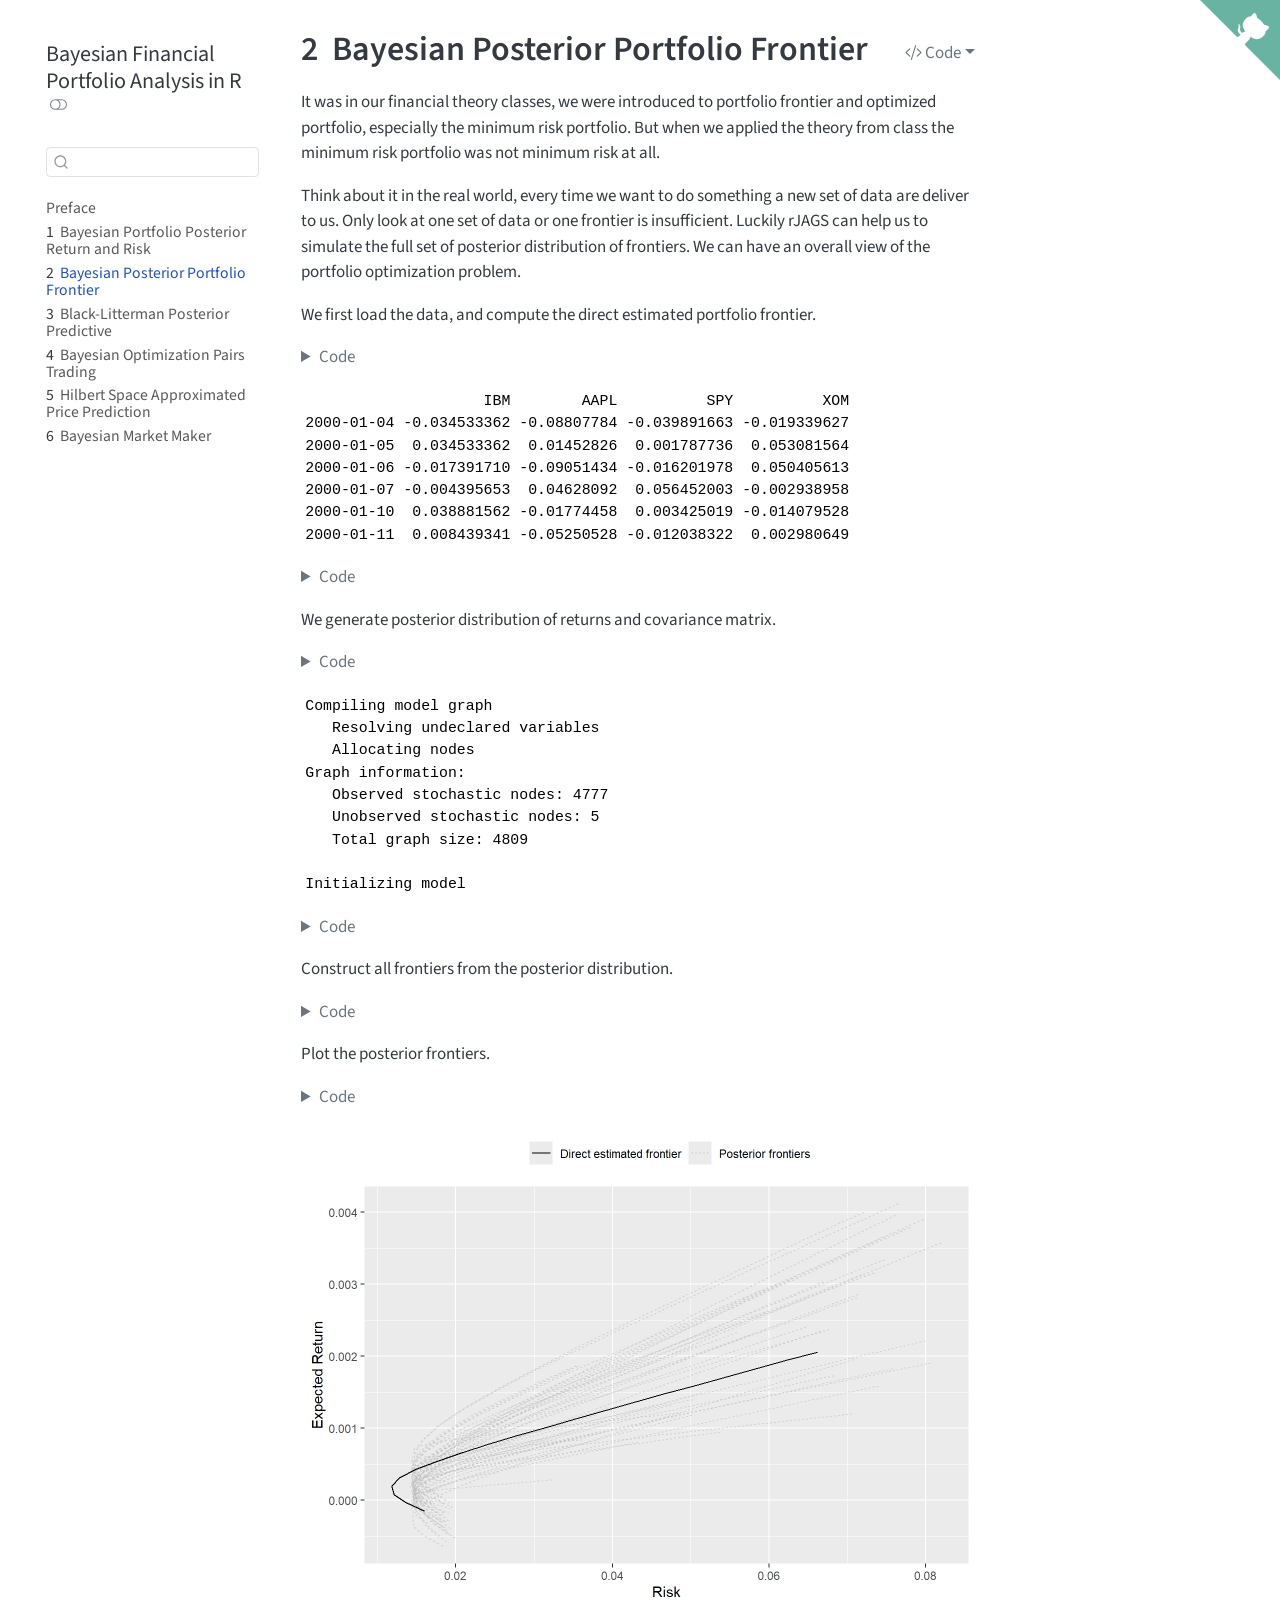
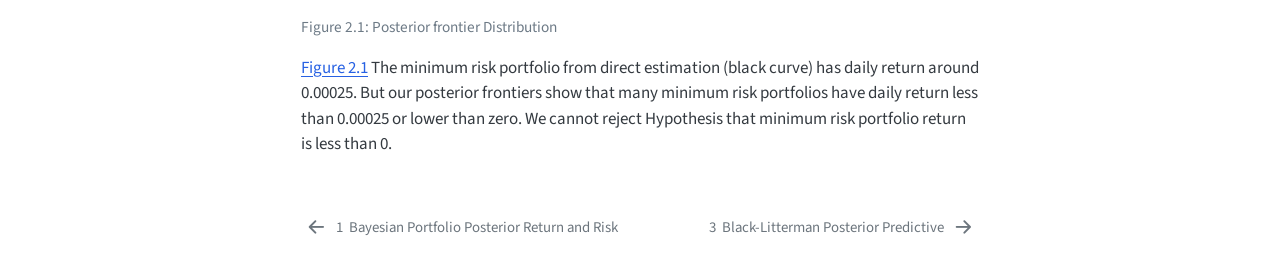
<file: docs/b02.html>
<!DOCTYPE html>
<html xmlns="http://www.w3.org/1999/xhtml" lang="en" xml:lang="en"><head>
<meta http-equiv="Content-Type" content="text/html; charset=UTF-8">
<meta charset="utf-8">
<meta name="generator" content="quarto-1.8.25">
<meta name="viewport" content="width=device-width, initial-scale=1.0, user-scalable=yes">
<title>2&nbsp; Bayesian Posterior Portfolio Frontier – Bayesian Financial Portfolio Analysis in R</title>
<style>
code{white-space: pre-wrap;}
span.smallcaps{font-variant: small-caps;}
div.columns{display: flex; gap: min(4vw, 1.5em);}
div.column{flex: auto; overflow-x: auto;}
div.hanging-indent{margin-left: 1.5em; text-indent: -1.5em;}
ul.task-list{list-style: none;}
ul.task-list li input[type="checkbox"] {
  width: 0.8em;
  margin: 0 0.8em 0.2em -1em; /* quarto-specific, see https://github.com/quarto-dev/quarto-cli/issues/4556 */ 
  vertical-align: middle;
}
/* CSS for syntax highlighting */
html { -webkit-text-size-adjust: 100%; }
pre > code.sourceCode { white-space: pre; position: relative; }
pre > code.sourceCode > span { display: inline-block; line-height: 1.25; }
pre > code.sourceCode > span:empty { height: 1.2em; }
.sourceCode { overflow: visible; }
code.sourceCode > span { color: inherit; text-decoration: inherit; }
div.sourceCode { margin: 1em 0; }
pre.sourceCode { margin: 0; }
@media screen {
div.sourceCode { overflow: auto; }
}
@media print {
pre > code.sourceCode { white-space: pre-wrap; }
pre > code.sourceCode > span { text-indent: -5em; padding-left: 5em; }
}
pre.numberSource code
  { counter-reset: source-line 0; }
pre.numberSource code > span
  { position: relative; left: -4em; counter-increment: source-line; }
pre.numberSource code > span > a:first-child::before
  { content: counter(source-line);
    position: relative; left: -1em; text-align: right; vertical-align: baseline;
    border: none; display: inline-block;
    -webkit-touch-callout: none; -webkit-user-select: none;
    -khtml-user-select: none; -moz-user-select: none;
    -ms-user-select: none; user-select: none;
    padding: 0 4px; width: 4em;
  }
pre.numberSource { margin-left: 3em;  padding-left: 4px; }
div.sourceCode
  {   }
@media screen {
pre > code.sourceCode > span > a:first-child::before { text-decoration: underline; }
}
</style>

<script src="site_libs/quarto-nav/quarto-nav.js"></script>
<script src="site_libs/quarto-nav/headroom.min.js"></script>
<script src="site_libs/clipboard/clipboard.min.js"></script>
<script src="site_libs/quarto-search/autocomplete.umd.js"></script>
<script src="site_libs/quarto-search/fuse.min.js"></script>
<script src="site_libs/quarto-search/quarto-search.js"></script>
<meta name="quarto:offset" content="./">
<link href="./b03.html" rel="next">
<link href="./b01.html" rel="prev">
<script src="site_libs/quarto-html/quarto.js" type="module"></script>
<script src="site_libs/quarto-html/tabsets/tabsets.js" type="module"></script>
<script src="site_libs/quarto-html/axe/axe-check.js" type="module"></script>
<script src="site_libs/quarto-html/popper.min.js"></script>
<script src="site_libs/quarto-html/tippy.umd.min.js"></script>
<script src="site_libs/quarto-html/anchor.min.js"></script>
<link href="site_libs/quarto-html/tippy.css" rel="stylesheet">
<link href="site_libs/quarto-html/quarto-syntax-highlighting-7b89279ff1a6dce999919e0e67d4d9ec.css" rel="stylesheet" class="quarto-color-scheme" id="quarto-text-highlighting-styles">
<link href="site_libs/quarto-html/quarto-syntax-highlighting-dark-707d8167ce6003fca903bfe2be84ab7f.css" rel="stylesheet" class="quarto-color-scheme quarto-color-alternate" id="quarto-text-highlighting-styles">
<link href="site_libs/quarto-html/quarto-syntax-highlighting-7b89279ff1a6dce999919e0e67d4d9ec.css" rel="stylesheet" class="quarto-color-scheme-extra" id="quarto-text-highlighting-styles">
<script src="site_libs/bootstrap/bootstrap.min.js"></script>
<link href="site_libs/bootstrap/bootstrap-icons.css" rel="stylesheet">
<link href="site_libs/bootstrap/bootstrap-56845be1c3e1e64cc04b6f7b628b8285.min.css" rel="stylesheet" append-hash="true" class="quarto-color-scheme" id="quarto-bootstrap" data-mode="light">
<link href="site_libs/bootstrap/bootstrap-dark-24c97db2e47895f705633d18ba96cc49.min.css" rel="stylesheet" append-hash="true" class="quarto-color-scheme quarto-color-alternate" id="quarto-bootstrap" data-mode="dark">
<link href="site_libs/bootstrap/bootstrap-56845be1c3e1e64cc04b6f7b628b8285.min.css" rel="stylesheet" append-hash="true" class="quarto-color-scheme-extra" id="quarto-bootstrap" data-mode="light"><script id="quarto-search-options" type="application/json">{
  "location": "sidebar",
  "copy-button": false,
  "collapse-after": 3,
  "panel-placement": "start",
  "type": "textbox",
  "limit": 50,
  "keyboard-shortcut": [
    "f",
    "/",
    "s"
  ],
  "show-item-context": false,
  "language": {
    "search-no-results-text": "No results",
    "search-matching-documents-text": "matching documents",
    "search-copy-link-title": "Copy link to search",
    "search-hide-matches-text": "Hide additional matches",
    "search-more-match-text": "more match in this document",
    "search-more-matches-text": "more matches in this document",
    "search-clear-button-title": "Clear",
    "search-text-placeholder": "",
    "search-detached-cancel-button-title": "Cancel",
    "search-submit-button-title": "Submit",
    "search-label": "Search"
  }
}</script><script type="application/json" class="js-hypothesis-config">
{
  "theme": "clean"
}
</script><script async="" src="https://hypothes.is/embed.js"></script><script>
  window.document.addEventListener("DOMContentLoaded", function (_event) {
    document.body.classList.add('hypothesis-enabled');
  });
</script>
</head>
<body class="nav-sidebar floating quarto-light"><script id="quarto-html-before-body" type="application/javascript">
    const toggleBodyColorMode = (bsSheetEl) => {
      const mode = bsSheetEl.getAttribute("data-mode");
      const bodyEl = window.document.querySelector("body");
      if (mode === "dark") {
        bodyEl.classList.add("quarto-dark");
        bodyEl.classList.remove("quarto-light");
      } else {
        bodyEl.classList.add("quarto-light");
        bodyEl.classList.remove("quarto-dark");
      }
    }
    const toggleBodyColorPrimary = () => {
      const bsSheetEl = window.document.querySelector("link#quarto-bootstrap:not([rel=disabled-stylesheet])");
      if (bsSheetEl) {
        toggleBodyColorMode(bsSheetEl);
      }
    }
    const setColorSchemeToggle = (alternate) => {
      const toggles = window.document.querySelectorAll('.quarto-color-scheme-toggle');
      for (let i=0; i < toggles.length; i++) {
        const toggle = toggles[i];
        if (toggle) {
          if (alternate) {
            toggle.classList.add("alternate");
          } else {
            toggle.classList.remove("alternate");
          }
        }
      }
    };
    const toggleColorMode = (alternate) => {
      // Switch the stylesheets
      const primaryStylesheets = window.document.querySelectorAll('link.quarto-color-scheme:not(.quarto-color-alternate)');
      const alternateStylesheets = window.document.querySelectorAll('link.quarto-color-scheme.quarto-color-alternate');
      manageTransitions('#quarto-margin-sidebar .nav-link', false);
      if (alternate) {
        // note: dark is layered on light, we don't disable primary!
        enableStylesheet(alternateStylesheets);
        for (const sheetNode of alternateStylesheets) {
          if (sheetNode.id === "quarto-bootstrap") {
            toggleBodyColorMode(sheetNode);
          }
        }
      } else {
        disableStylesheet(alternateStylesheets);
        enableStylesheet(primaryStylesheets)
        toggleBodyColorPrimary();
      }
      manageTransitions('#quarto-margin-sidebar .nav-link', true);
      // Switch the toggles
      setColorSchemeToggle(alternate)
      // Hack to workaround the fact that safari doesn't
      // properly recolor the scrollbar when toggling (#1455)
      if (navigator.userAgent.indexOf('Safari') > 0 && navigator.userAgent.indexOf('Chrome') == -1) {
        manageTransitions("body", false);
        window.scrollTo(0, 1);
        setTimeout(() => {
          window.scrollTo(0, 0);
          manageTransitions("body", true);
        }, 40);
      }
    }
    const disableStylesheet = (stylesheets) => {
      for (let i=0; i < stylesheets.length; i++) {
        const stylesheet = stylesheets[i];
        stylesheet.rel = 'disabled-stylesheet';
      }
    }
    const enableStylesheet = (stylesheets) => {
      for (let i=0; i < stylesheets.length; i++) {
        const stylesheet = stylesheets[i];
        if(stylesheet.rel !== 'stylesheet') { // for Chrome, which will still FOUC without this check
          stylesheet.rel = 'stylesheet';
        }
      }
    }
    const manageTransitions = (selector, allowTransitions) => {
      const els = window.document.querySelectorAll(selector);
      for (let i=0; i < els.length; i++) {
        const el = els[i];
        if (allowTransitions) {
          el.classList.remove('notransition');
        } else {
          el.classList.add('notransition');
        }
      }
    }
    const isFileUrl = () => {
      return window.location.protocol === 'file:';
    }
    const hasAlternateSentinel = () => {
      let styleSentinel = getColorSchemeSentinel();
      if (styleSentinel !== null) {
        return styleSentinel === "alternate";
      } else {
        return false;
      }
    }
    const setStyleSentinel = (alternate) => {
      const value = alternate ? "alternate" : "default";
      if (!isFileUrl()) {
        window.localStorage.setItem("quarto-color-scheme", value);
      } else {
        localAlternateSentinel = value;
      }
    }
    const getColorSchemeSentinel = () => {
      if (!isFileUrl()) {
        const storageValue = window.localStorage.getItem("quarto-color-scheme");
        return storageValue != null ? storageValue : localAlternateSentinel;
      } else {
        return localAlternateSentinel;
      }
    }
    const toggleGiscusIfUsed = (isAlternate, darkModeDefault) => {
      const baseTheme = document.querySelector('#giscus-base-theme')?.value ?? 'light';
      const alternateTheme = document.querySelector('#giscus-alt-theme')?.value ?? 'dark';
      let newTheme = '';
      if(authorPrefersDark) {
        newTheme = isAlternate ? baseTheme : alternateTheme;
      } else {
        newTheme = isAlternate ? alternateTheme : baseTheme;
      }
      const changeGiscusTheme = () => {
        // From: https://github.com/giscus/giscus/issues/336
        const sendMessage = (message) => {
          const iframe = document.querySelector('iframe.giscus-frame');
          if (!iframe) return;
          iframe.contentWindow.postMessage({ giscus: message }, 'https://giscus.app');
        }
        sendMessage({
          setConfig: {
            theme: newTheme
          }
        });
      }
      const isGiscussLoaded = window.document.querySelector('iframe.giscus-frame') !== null;
      if (isGiscussLoaded) {
        changeGiscusTheme();
      }
    };
    const authorPrefersDark = false;
    const darkModeDefault = authorPrefersDark;
      document.querySelector('link#quarto-text-highlighting-styles.quarto-color-scheme-extra').rel = 'disabled-stylesheet';
      document.querySelector('link#quarto-bootstrap.quarto-color-scheme-extra').rel = 'disabled-stylesheet';
    let localAlternateSentinel = darkModeDefault ? 'alternate' : 'default';
    // Dark / light mode switch
    window.quartoToggleColorScheme = () => {
      // Read the current dark / light value
      let toAlternate = !hasAlternateSentinel();
      toggleColorMode(toAlternate);
      setStyleSentinel(toAlternate);
      toggleGiscusIfUsed(toAlternate, darkModeDefault);
      window.dispatchEvent(new Event('resize'));
    };
    // Switch to dark mode if need be
    if (hasAlternateSentinel()) {
      toggleColorMode(true);
    } else {
      toggleColorMode(false);
    }
  </script>
<a href="https://github.com/bletcher/make_a_book_book" class="github-corner" aria-label="View source on GitHub"><svg width="80" height="80" viewbox="0 0 250 250" style="fill:#69b3a2; color:#fff; position: 
absolute; top: 0; border: 0; right: 0;" aria-hidden="true"><path d="M0,0 L115,115 L130,115 
L142,142 L250,250 L250,0 Z"></path><path d="M128.3,109.0 C113.8,99.7 119.0,89.6 119.0,89.6 
C122.0,82.7 120.5,78.6 120.5,78.6 C119.2,72.0 123.4,76.3 123.4,76.3 C127.3,80.9 125.5,87.3 
125.5,87.3 C122.9,97.6 130.6,101.9 134.4,103.2" fill="currentColor" style="transform-origin: 
130px 106px;" class="octo-arm"></path><path d="M115.0,115.0 C114.9,115.1 118.7,116.5 
119.8,115.4 L133.7,101.6 C136.9,99.2 139.9,98.4 142.2,98.6 C133.8,88.0 127.5,74.4 143.8,58.0 
C148.5,53.4 154.0,51.2 159.7,51.0 C160.3,49.4 163.2,43.6 171.4,40.1 C171.4,40.1 176.1,42.5 
178.8,56.2 C183.1,58.6 187.2,61.8 190.9,65.4 C194.5,69.0 197.7,73.2 200.1,77.6 C213.8,80.2 
216.3,84.9 216.3,84.9 C212.7,93.1 206.9,96.0 205.4,96.6 C205.1,102.4 203.0,107.8 198.3,112.5 
C181.9,128.9 168.3,122.5 157.7,114.1 C157.9,116.9 156.7,120.9 152.7,124.9 L141.0,136.5 
C139.8,137.7 141.6,141.9 141.8,141.8 Z" fill="currentColor" class="octo-body"></path></svg></a><style>.github-corner:hover 
.octo-arm{animation:octocat-wave 560ms ease-in-out}@keyframes 
octocat-wave{0%,100%{transform:rotate(0)}20%,60%{transform:rotate(-25deg)}40%,80%{transform:rotate(10deg)}}@media 
(max-width:500px){.github-corner:hover .octo-arm{animation:none}.github-corner 
  .octo-arm{animation:octocat-wave 560ms ease-in-out}}</style>
<div id="quarto-search-results"></div>
  <header id="quarto-header" class="headroom fixed-top"><nav class="quarto-secondary-nav"><div class="container-fluid d-flex">
      <button type="button" class="quarto-btn-toggle btn" data-bs-toggle="collapse" role="button" data-bs-target=".quarto-sidebar-collapse-item" aria-controls="quarto-sidebar" aria-expanded="false" aria-label="Toggle sidebar navigation" onclick="if (window.quartoToggleHeadroom) { window.quartoToggleHeadroom(); }">
        <i class="bi bi-layout-text-sidebar-reverse"></i>
      </button>
        <nav class="quarto-page-breadcrumbs" aria-label="breadcrumb"><ol class="breadcrumb"><li class="breadcrumb-item"><a href="./b02.html"><span class="chapter-number">2</span>&nbsp; <span class="chapter-title">Bayesian Posterior Portfolio Frontier</span></a></li></ol></nav>
        <a class="flex-grow-1" role="navigation" data-bs-toggle="collapse" data-bs-target=".quarto-sidebar-collapse-item" aria-controls="quarto-sidebar" aria-expanded="false" aria-label="Toggle sidebar navigation" onclick="if (window.quartoToggleHeadroom) { window.quartoToggleHeadroom(); }">      
        </a>
      <button type="button" class="btn quarto-search-button" aria-label="Search" onclick="window.quartoOpenSearch();">
        <i class="bi bi-search"></i>
      </button>
    </div>
  </nav></header><!-- content --><div id="quarto-content" class="quarto-container page-columns page-rows-contents page-layout-article">
<!-- sidebar -->
  <nav id="quarto-sidebar" class="sidebar collapse collapse-horizontal quarto-sidebar-collapse-item sidebar-navigation floating overflow-auto"><div class="pt-lg-2 mt-2 text-left sidebar-header sidebar-header-stacked">
      <a href="./index.html" class="sidebar-logo-link">
      </a>
    <div class="sidebar-title mb-0 py-0">
      <a href="./">Bayesian Financial Portfolio Analysis in R</a> 
        <div class="sidebar-tools-main">
  <a href="" class="quarto-color-scheme-toggle quarto-navigation-tool  px-1" onclick="window.quartoToggleColorScheme(); return false;" title="Toggle dark mode"><i class="bi"></i></a>
</div>
    </div>
      </div>
        <div class="mt-2 flex-shrink-0 align-items-center">
        <div class="sidebar-search">
        <div id="quarto-search" class="" title="Search"></div>
        </div>
        </div>
    <div class="sidebar-menu-container"> 
    <ul class="list-unstyled mt-1">
<li class="sidebar-item">
  <div class="sidebar-item-container"> 
  <a href="./index.html" class="sidebar-item-text sidebar-link">
 <span class="menu-text">Preface</span></a>
  </div>
</li>
        <li class="sidebar-item">
  <div class="sidebar-item-container"> 
  <a href="./b01.html" class="sidebar-item-text sidebar-link">
 <span class="menu-text"><span class="chapter-number">1</span>&nbsp; <span class="chapter-title">Bayesian Portfolio Posterior Return and Risk</span></span></a>
  </div>
</li>
        <li class="sidebar-item">
  <div class="sidebar-item-container"> 
  <a href="./b02.html" class="sidebar-item-text sidebar-link active">
 <span class="menu-text"><span class="chapter-number">2</span>&nbsp; <span class="chapter-title">Bayesian Posterior Portfolio Frontier</span></span></a>
  </div>
</li>
        <li class="sidebar-item">
  <div class="sidebar-item-container"> 
  <a href="./b03.html" class="sidebar-item-text sidebar-link">
 <span class="menu-text"><span class="chapter-number">3</span>&nbsp; <span class="chapter-title">Black-Litterman Posterior Predictive</span></span></a>
  </div>
</li>
        <li class="sidebar-item">
  <div class="sidebar-item-container"> 
  <a href="./b04.html" class="sidebar-item-text sidebar-link">
 <span class="menu-text"><span class="chapter-number">4</span>&nbsp; <span class="chapter-title">Bayesian Optimization Pairs Trading</span></span></a>
  </div>
</li>
        <li class="sidebar-item">
  <div class="sidebar-item-container"> 
  <a href="./b05.html" class="sidebar-item-text sidebar-link">
 <span class="menu-text"><span class="chapter-number">5</span>&nbsp; <span class="chapter-title">Hilbert Space Approximated Price Prediction</span></span></a>
  </div>
</li>
        <li class="sidebar-item">
  <div class="sidebar-item-container"> 
  <a href="./b06.html" class="sidebar-item-text sidebar-link">
 <span class="menu-text"><span class="chapter-number">6</span>&nbsp; <span class="chapter-title">Bayesian Market Maker</span></span></a>
  </div>
</li>
    </ul>
</div>
</nav><div id="quarto-sidebar-glass" class="quarto-sidebar-collapse-item" data-bs-toggle="collapse" data-bs-target=".quarto-sidebar-collapse-item"></div>
<!-- margin-sidebar -->
    <div id="quarto-margin-sidebar" class="sidebar margin-sidebar zindex-bottom">
        
    </div>
<!-- main -->
<main class="content" id="quarto-document-content"><header id="title-block-header" class="quarto-title-block default"><div class="quarto-title">
<div class="quarto-title-block"><div><h1 class="title">
<span class="chapter-number">2</span>&nbsp; <span class="chapter-title">Bayesian Posterior Portfolio Frontier</span>
</h1><button type="button" class="btn code-tools-button dropdown-toggle" id="quarto-code-tools-menu" data-bs-toggle="dropdown" aria-expanded="false"><i class="bi"></i> Code</button><ul class="dropdown-menu dropdown-menu-end" aria-labelelledby="quarto-code-tools-menu"><li><a id="quarto-show-all-code" class="dropdown-item" href="javascript:void(0)" role="button">Show All Code</a></li><li><a id="quarto-hide-all-code" class="dropdown-item" href="javascript:void(0)" role="button">Hide All Code</a></li><li><hr class="dropdown-divider"></li><li><a id="quarto-view-source" class="dropdown-item" href="javascript:void(0)" role="button">View Source</a></li></ul></div></div>
</div>



<div class="quarto-title-meta">

    
  
    
  </div>
  


</header><p>It was in our financial theory classes, we were introduced to portfolio frontier and optimized portfolio, especially the minimum risk portfolio. But when we applied the theory from class the minimum risk portfolio was not minimum risk at all.</p>
<p>Think about it in the real world, every time we want to do something a new set of data are deliver to us. Only look at one set of data or one frontier is insufficient. Luckily rJAGS can help us to simulate the full set of posterior distribution of frontiers. We can have an overall view of the portfolio optimization problem.</p>
<p>We first load the data, and compute the direct estimated portfolio frontier.</p>
<div class="cell">
<details class="code-fold"><summary>Code</summary><div class="code-copy-outer-scaffold"><div class="sourceCode" id="cb1"><pre class="downlit sourceCode r code-with-copy"><code class="sourceCode R"><span><span class="fu"><a href="https://rdrr.io/r/base/rm.html">rm</a></span><span class="op">(</span>list<span class="op">=</span><span class="fu"><a href="https://rdrr.io/r/base/ls.html">ls</a></span><span class="op">(</span>all<span class="op">=</span><span class="cn">TRUE</span><span class="op">)</span><span class="op">)</span></span>
<span></span>
<span><span class="kw"><a href="https://rdrr.io/r/base/library.html">library</a></span><span class="op">(</span><span class="va"><a href="https://ggplot2.tidyverse.org">ggplot2</a></span><span class="op">)</span></span>
<span><span class="kw"><a href="https://rdrr.io/r/base/library.html">library</a></span><span class="op">(</span><span class="va"><a href="https://dplyr.tidyverse.org">dplyr</a></span><span class="op">)</span></span>
<span><span class="kw"><a href="https://rdrr.io/r/base/library.html">library</a></span><span class="op">(</span><span class="va"><a href="https://mcmc-jags.sourceforge.io">rjags</a></span><span class="op">)</span></span>
<span><span class="kw"><a href="https://rdrr.io/r/base/library.html">library</a></span><span class="op">(</span><span class="va"><a href="https://mjskay.github.io/tidybayes/">tidybayes</a></span><span class="op">)</span></span>
<span><span class="kw"><a href="https://rdrr.io/r/base/library.html">library</a></span><span class="op">(</span><span class="va">IntroCompFinR</span> <span class="op">)</span></span>
<span><span class="kw"><a href="https://rdrr.io/r/base/library.html">library</a></span><span class="op">(</span><span class="va"><a href="https://joshuaulrich.github.io/xts/">xts</a></span><span class="op">)</span></span>
<span><span class="kw"><a href="https://rdrr.io/r/base/library.html">library</a></span><span class="op">(</span><span class="va"><a href="https://github.com/shabbychef/SharpeR">SharpeR</a></span><span class="op">)</span><span class="co"># data</span></span>
<span></span>
<span><span class="fu"><a href="https://rdrr.io/r/utils/data.html">data</a></span><span class="op">(</span><span class="va">stock_returns</span><span class="op">)</span></span>
<span><span class="va">r</span><span class="op">&lt;-</span><span class="va">stock_returns</span></span>
<span><span class="fu"><a href="https://rdrr.io/r/utils/head.html">head</a></span><span class="op">(</span><span class="va">r</span><span class="op">)</span></span></code></pre></div><button title="Copy to Clipboard" class="code-copy-button"><i class="bi"></i></button></div>
</details><div class="cell-output cell-output-stdout">
<pre><code>                    IBM        AAPL          SPY          XOM
2000-01-04 -0.034533362 -0.08807784 -0.039891663 -0.019339627
2000-01-05  0.034533362  0.01452826  0.001787736  0.053081564
2000-01-06 -0.017391710 -0.09051434 -0.016201978  0.050405613
2000-01-07 -0.004395653  0.04628092  0.056452003 -0.002938958
2000-01-10  0.038881562 -0.01774458  0.003425019 -0.014079528
2000-01-11  0.008439341 -0.05250528 -0.012038322  0.002980649</code></pre>
</div>
<details class="code-fold"><summary>Code</summary><div class="code-copy-outer-scaffold"><div class="sourceCode" id="cb3"><pre class="downlit sourceCode r code-with-copy"><code class="sourceCode R"><span><span class="va">N</span><span class="op">=</span><span class="fu"><a href="https://rdrr.io/r/base/nrow.html">nrow</a></span><span class="op">(</span><span class="va">r</span><span class="op">)</span></span>
<span><span class="va">K</span><span class="op">=</span><span class="fl">4</span></span>
<span><span class="fu"><a href="https://rdrr.io/r/base/Random.html">set.seed</a></span><span class="op">(</span><span class="fl">123</span><span class="op">)</span></span>
<span></span>
<span><span class="co">#Direct estimation</span></span>
<span><span class="va">Er</span><span class="op">=</span><span class="fu"><a href="https://rdrr.io/r/base/colSums.html">colMeans</a></span><span class="op">(</span><span class="va">r</span><span class="op">)</span></span>
<span><span class="va">S</span><span class="op">=</span><span class="fu"><a href="https://rdrr.io/r/stats/cor.html">cov</a></span><span class="op">(</span><span class="va">r</span><span class="op">)</span></span>
<span></span>
<span><span class="va">ef</span> <span class="op">&lt;-</span> <span class="fu"><a href="https://rdrr.io/pkg/IntroCompFinR/man/efficient.frontier.html">efficient.frontier</a></span><span class="op">(</span><span class="va">Er</span>, <span class="va">S</span>, alpha.min<span class="op">=</span><span class="op">-</span><span class="fl">2</span>,</span>
<span>                         alpha.max<span class="op">=</span><span class="fl">1.5</span>, nport<span class="op">=</span><span class="fl">20</span><span class="op">)</span></span>
<span><span class="va">y</span><span class="op">=</span> <span class="va">ef</span><span class="op">$</span><span class="va">er</span></span>
<span><span class="va">x</span><span class="op">=</span> <span class="va">ef</span><span class="op">$</span><span class="va">sd</span></span></code></pre></div><button title="Copy to Clipboard" class="code-copy-button"><i class="bi"></i></button></div>
</details>
</div>
<p>We generate posterior distribution of returns and covariance matrix.</p>
<div class="cell">
<details class="code-fold"><summary>Code</summary><div class="code-copy-outer-scaffold"><div class="sourceCode" id="cb4"><pre class="downlit sourceCode r code-with-copy"><code class="sourceCode R"><span><span class="va">model_code</span> <span class="op">&lt;-</span> <span class="st">"</span></span>
<span><span class="st">model {</span></span>
<span><span class="st">  #likelihood</span></span>
<span><span class="st">  for (i in 1:N) {</span></span>
<span><span class="st">    y[i,] ~ dmnorm(mu, Sigma_Inv)</span></span>
<span><span class="st">  }</span></span>
<span><span class="st">  for(k in 1:K) {</span></span>
<span><span class="st">    mu[k]~dnorm(0, 1 /100 ^ 2)</span></span>
<span><span class="st">  }</span></span>
<span><span class="st"></span></span>
<span><span class="st">  # Prior on covariance matrix</span></span>
<span><span class="st">  Sigma_Inv ~ dwish(I, K+1)</span></span>
<span><span class="st">}</span></span>
<span><span class="st">"</span></span>
<span><span class="va">data_list</span> <span class="op">&lt;-</span> <span class="fu"><a href="https://rdrr.io/r/base/list.html">list</a></span><span class="op">(</span></span>
<span>  N <span class="op">=</span> <span class="va">N</span>,</span>
<span>  K<span class="op">=</span><span class="va">K</span>,</span>
<span>  I <span class="op">=</span> <span class="fu"><a href="https://rdrr.io/r/base/diag.html">diag</a></span><span class="op">(</span><span class="va">K</span><span class="op">)</span>,</span>
<span>  y<span class="op">=</span><span class="va">r</span></span>
<span><span class="op">)</span></span>
<span><span class="va">model</span> <span class="op">&lt;-</span> <span class="fu"><a href="https://rdrr.io/pkg/rjags/man/jags.model.html">jags.model</a></span><span class="op">(</span><span class="fu"><a href="https://rdrr.io/r/base/textconnections.html">textConnection</a></span><span class="op">(</span><span class="va">model_code</span><span class="op">)</span>, </span>
<span>                    data<span class="op">=</span><span class="va">data_list</span>, </span>
<span>                    n.chains <span class="op">=</span> <span class="fl">5</span><span class="op">)</span>;</span></code></pre></div><button title="Copy to Clipboard" class="code-copy-button"><i class="bi"></i></button></div>
</details><div class="cell-output cell-output-stdout">
<pre><code>Compiling model graph
   Resolving undeclared variables
   Allocating nodes
Graph information:
   Observed stochastic nodes: 4777
   Unobserved stochastic nodes: 5
   Total graph size: 4809

Initializing model</code></pre>
</div>
<details class="code-fold"><summary>Code</summary><div class="code-copy-outer-scaffold"><div class="sourceCode" id="cb6"><pre class="downlit sourceCode r code-with-copy"><code class="sourceCode R"><span><span class="fu"><a href="https://rdrr.io/r/stats/update.html">update</a></span><span class="op">(</span><span class="va">model</span>, <span class="fl">1000</span>, progress.bar <span class="op">=</span> <span class="st">"none"</span><span class="op">)</span>; <span class="co"># Burnin for 1000 samples</span></span>
<span></span>
<span><span class="va">posterior_sample</span> <span class="op">&lt;-</span> <span class="fu"><a href="https://rdrr.io/pkg/rjags/man/coda.samples.html">coda.samples</a></span><span class="op">(</span><span class="va">model</span>, </span>
<span>                                 variable.names <span class="op">=</span> <span class="fu"><a href="https://rdrr.io/r/base/c.html">c</a></span><span class="op">(</span><span class="st">"mu"</span>,<span class="st">"Sigma_Inv"</span><span class="op">)</span>,</span>
<span>                                 n.iter <span class="op">=</span> <span class="fl">10</span>, progress.bar <span class="op">=</span> <span class="st">"none"</span><span class="op">)</span></span>
<span></span>
<span><span class="co">#summary(posterior_sample)</span></span>
<span></span>
<span><span class="va">mu_dat</span> <span class="op">&lt;-</span>         <span class="va">posterior_sample</span> <span class="op"><a href="https://magrittr.tidyverse.org/reference/pipe.html">%&gt;%</a></span> <span class="fu"><a href="https://mjskay.github.io/tidybayes/reference/spread_draws.html">spread_draws</a></span><span class="op">(</span><span class="va">mu</span><span class="op">[</span><span class="va">i</span><span class="op">]</span><span class="op">|</span><span class="va">i</span><span class="op">)</span><span class="co">#tidybayes</span></span>
<span><span class="va">Sigma_Inv_dat</span> <span class="op">&lt;-</span> <span class="va">posterior_sample</span> <span class="op"><a href="https://magrittr.tidyverse.org/reference/pipe.html">%&gt;%</a></span>  <span class="fu"><a href="https://mjskay.github.io/tidybayes/reference/tidy_draws.html">tidy_draws</a></span><span class="op">(</span><span class="va">Sigma_Inv</span><span class="op">)</span><span class="co">#tidybayes</span></span></code></pre></div><button title="Copy to Clipboard" class="code-copy-button"><i class="bi"></i></button></div>
</details>
</div>
<p>Construct all frontiers from the posterior distribution.</p>
<div class="cell">
<details class="code-fold"><summary>Code</summary><div class="code-copy-outer-scaffold"><div class="sourceCode" id="cb7"><pre class="downlit sourceCode r code-with-copy"><code class="sourceCode R"><span><span class="co">#Posterior frontiers</span></span>
<span><span class="va">efr</span><span class="op">=</span><span class="cn">NULL</span></span>
<span><span class="va">efs</span><span class="op">=</span><span class="cn">NULL</span></span>
<span><span class="va">n</span><span class="op">=</span><span class="fu"><a href="https://rdrr.io/r/base/nrow.html">nrow</a></span><span class="op">(</span><span class="va">mu_dat</span><span class="op">)</span></span>
<span><span class="va">m</span><span class="op">=</span><span class="fl">20</span></span>
<span><span class="kw">for</span><span class="op">(</span><span class="va">i</span> <span class="kw">in</span> <span class="fl">1</span><span class="op">:</span><span class="va">n</span><span class="op">)</span><span class="op">{</span></span>
<span>  <span class="va">er</span> <span class="op">=</span><span class="fu"><a href="https://rdrr.io/r/base/numeric.html">as.numeric</a></span><span class="op">(</span><span class="va">mu_dat</span><span class="op">[</span><span class="va">i</span>,<span class="fl">4</span><span class="op">:</span><span class="fl">7</span><span class="op">]</span><span class="op">)</span></span>
<span>  <span class="va">covmat</span> <span class="op">=</span> <span class="fu"><a href="https://rdrr.io/r/base/solve.html">solve</a></span><span class="op">(</span><span class="fu"><a href="https://rdrr.io/r/base/matrix.html">matrix</a></span><span class="op">(</span><span class="fu"><a href="https://rdrr.io/r/base/numeric.html">as.numeric</a></span><span class="op">(</span><span class="va">Sigma_Inv_dat</span><span class="op">[</span><span class="va">i</span>,<span class="fl">4</span><span class="op">:</span><span class="fl">19</span><span class="op">]</span><span class="op">)</span>,ncol<span class="op">=</span><span class="fl">4</span><span class="op">)</span><span class="op">)</span></span>
<span></span>
<span>  <span class="co"># compute portfolio frontier</span></span>
<span>  <span class="va">ef</span> <span class="op">&lt;-</span> <span class="fu"><a href="https://rdrr.io/pkg/IntroCompFinR/man/efficient.frontier.html">efficient.frontier</a></span><span class="op">(</span><span class="va">er</span>, <span class="va">covmat</span>, alpha.min<span class="op">=</span><span class="op">-</span><span class="fl">2</span>,</span>
<span>                         alpha.max<span class="op">=</span><span class="fl">1.5</span>, nport<span class="op">=</span><span class="va">m</span><span class="op">)</span></span>
<span> <span class="va">efr</span><span class="op">=</span><span class="fu"><a href="https://rdrr.io/r/base/c.html">c</a></span><span class="op">(</span><span class="va">efr</span>, <span class="va">ef</span><span class="op">$</span><span class="va">er</span><span class="op">)</span></span>
<span> <span class="va">efs</span><span class="op">=</span><span class="fu"><a href="https://rdrr.io/r/base/c.html">c</a></span><span class="op">(</span><span class="va">efs</span>, <span class="va">ef</span><span class="op">$</span><span class="va">sd</span><span class="op">)</span></span>
<span><span class="op">}</span></span></code></pre></div><button title="Copy to Clipboard" class="code-copy-button"><i class="bi"></i></button></div>
</details>
</div>
<p>Plot the posterior frontiers.</p>
<div class="cell">
<details class="code-fold"><summary>Code</summary><div class="code-copy-outer-scaffold"><div class="sourceCode" id="cb8"><pre class="downlit sourceCode r code-with-copy"><code class="sourceCode R"><span><span class="fu"><a href="https://ggplot2.tidyverse.org/reference/ggplot.html">ggplot</a></span><span class="op">(</span><span class="op">)</span> <span class="op">+</span></span>
<span>  <span class="co"># Plot posterior sample densities</span></span>
<span>  <span class="fu"><a href="https://ggplot2.tidyverse.org/reference/geom_path.html">geom_path</a></span><span class="op">(</span></span>
<span>    <span class="fu"><a href="https://ggplot2.tidyverse.org/reference/aes.html">aes</a></span><span class="op">(</span>x <span class="op">=</span> <span class="va">efs</span>, y <span class="op">=</span> <span class="va">efr</span>,group <span class="op">=</span> <span class="fu"><a href="https://rdrr.io/r/base/rep.html">rep</a></span><span class="op">(</span><span class="fl">1</span><span class="op">:</span><span class="va">n</span>, each <span class="op">=</span> <span class="va">m</span><span class="op">)</span>,linetype <span class="op">=</span> <span class="st">"Posterior frontiers"</span> <span class="op">)</span>,</span>
<span>    color <span class="op">=</span> <span class="st">"gray"</span>,</span>
<span>    alpha <span class="op">=</span> <span class="fl">0.5</span></span>
<span>  <span class="op">)</span> <span class="op">+</span></span>
<span> </span>
<span>  <span class="co"># Plot posterior expected density</span></span>
<span>  <span class="fu"><a href="https://ggplot2.tidyverse.org/reference/geom_path.html">geom_path</a></span><span class="op">(</span></span>
<span>    <span class="fu"><a href="https://ggplot2.tidyverse.org/reference/aes.html">aes</a></span><span class="op">(</span>x <span class="op">=</span> <span class="va">x</span>, y <span class="op">=</span><span class="va">y</span>,linetype <span class="op">=</span> <span class="st">"Direct estimated frontier"</span> <span class="op">)</span>,</span>
<span>    color <span class="op">=</span> <span class="st">"black"</span></span>
<span>  <span class="op">)</span> <span class="op">+</span> <span class="fu"><a href="https://ggplot2.tidyverse.org/reference/labs.html">labs</a></span><span class="op">(</span>linetype <span class="op">=</span><span class="st">""</span><span class="op">)</span><span class="op">+</span> <span class="co">#"Reference Lines"</span></span>
<span></span>
<span>  <span class="co"># Labels and theme</span></span>
<span>  <span class="fu"><a href="https://ggplot2.tidyverse.org/reference/labs.html">labs</a></span><span class="op">(</span></span>
<span>    x <span class="op">=</span> <span class="st">"Risk"</span>,</span>
<span>    y <span class="op">=</span> <span class="st">"Expected Return"</span></span>
<span>  <span class="op">)</span><span class="op">+</span><span class="fu"><a href="https://ggplot2.tidyverse.org/reference/theme.html">theme</a></span><span class="op">(</span>legend.position <span class="op">=</span> <span class="st">"top"</span><span class="op">)</span></span></code></pre></div><button title="Copy to Clipboard" class="code-copy-button"><i class="bi"></i></button></div>
</details><div class="cell-output-display">
<div id="fig-frontier" class="quarto-float quarto-figure quarto-figure-center anchored">
<figure class="quarto-float quarto-float-fig figure"><div aria-describedby="fig-frontier-caption-0ceaefa1-69ba-4598-a22c-09a6ac19f8ca">
<img src="b02_files/figure-html/fig-frontier-1.png" class="img-fluid figure-img" width="672">
</div>
<figcaption class="quarto-float-caption-bottom quarto-float-caption quarto-float-fig" id="fig-frontier-caption-0ceaefa1-69ba-4598-a22c-09a6ac19f8ca">
Figure&nbsp;2.1: Posterior frontier Distribution
</figcaption></figure>
</div>
</div>
</div>
<p><a href="#fig-frontier" class="quarto-xref">Figure&nbsp;<span>2.1</span></a> The minimum risk portfolio from direct estimation (black curve) has daily return around 0.00025. But our posterior frontiers show that many minimum risk portfolios have daily return less than 0.00025 or lower than zero. We cannot reject Hypothesis that minimum risk portfolio return is less than 0.</p>


<!-- -->


</main><!-- /main --><script id="quarto-html-after-body" type="application/javascript">
  window.document.addEventListener("DOMContentLoaded", function (event) {
    // Ensure there is a toggle, if there isn't float one in the top right
    if (window.document.querySelector('.quarto-color-scheme-toggle') === null) {
      const a = window.document.createElement('a');
      a.classList.add('top-right');
      a.classList.add('quarto-color-scheme-toggle');
      a.href = "";
      a.onclick = function() { try { window.quartoToggleColorScheme(); } catch {} return false; };
      const i = window.document.createElement("i");
      i.classList.add('bi');
      a.appendChild(i);
      window.document.body.appendChild(a);
    }
    setColorSchemeToggle(hasAlternateSentinel())
    const icon = "";
    const anchorJS = new window.AnchorJS();
    anchorJS.options = {
      placement: 'right',
      icon: icon
    };
    anchorJS.add('.anchored');
    const isCodeAnnotation = (el) => {
      for (const clz of el.classList) {
        if (clz.startsWith('code-annotation-')) {                     
          return true;
        }
      }
      return false;
    }
    const onCopySuccess = function(e) {
      // button target
      const button = e.trigger;
      // don't keep focus
      button.blur();
      // flash "checked"
      button.classList.add('code-copy-button-checked');
      var currentTitle = button.getAttribute("title");
      button.setAttribute("title", "Copied!");
      let tooltip;
      if (window.bootstrap) {
        button.setAttribute("data-bs-toggle", "tooltip");
        button.setAttribute("data-bs-placement", "left");
        button.setAttribute("data-bs-title", "Copied!");
        tooltip = new bootstrap.Tooltip(button, 
          { trigger: "manual", 
            customClass: "code-copy-button-tooltip",
            offset: [0, -8]});
        tooltip.show();    
      }
      setTimeout(function() {
        if (tooltip) {
          tooltip.hide();
          button.removeAttribute("data-bs-title");
          button.removeAttribute("data-bs-toggle");
          button.removeAttribute("data-bs-placement");
        }
        button.setAttribute("title", currentTitle);
        button.classList.remove('code-copy-button-checked');
      }, 1000);
      // clear code selection
      e.clearSelection();
    }
    const getTextToCopy = function(trigger) {
      const outerScaffold = trigger.parentElement.cloneNode(true);
      const codeEl = outerScaffold.querySelector('code');
      for (const childEl of codeEl.children) {
        if (isCodeAnnotation(childEl)) {
          childEl.remove();
        }
      }
      return codeEl.innerText;
    }
    const clipboard = new window.ClipboardJS('.code-copy-button:not([data-in-quarto-modal])', {
      text: getTextToCopy
    });
    clipboard.on('success', onCopySuccess);
    if (window.document.getElementById('quarto-embedded-source-code-modal')) {
      const clipboardModal = new window.ClipboardJS('.code-copy-button[data-in-quarto-modal]', {
        text: getTextToCopy,
        container: window.document.getElementById('quarto-embedded-source-code-modal')
      });
      clipboardModal.on('success', onCopySuccess);
    }
    const viewSource = window.document.getElementById('quarto-view-source') ||
                       window.document.getElementById('quarto-code-tools-source');
    if (viewSource) {
      const sourceUrl = viewSource.getAttribute("data-quarto-source-url");
      viewSource.addEventListener("click", function(e) {
        if (sourceUrl) {
          // rstudio viewer pane
          if (/\bcapabilities=\b/.test(window.location)) {
            window.open(sourceUrl);
          } else {
            window.location.href = sourceUrl;
          }
        } else {
          const modal = new bootstrap.Modal(document.getElementById('quarto-embedded-source-code-modal'));
          modal.show();
        }
        return false;
      });
    }
    function toggleCodeHandler(show) {
      return function(e) {
        const detailsSrc = window.document.querySelectorAll(".cell > details > .sourceCode");
        for (let i=0; i<detailsSrc.length; i++) {
          const details = detailsSrc[i].parentElement;
          if (show) {
            details.open = true;
          } else {
            details.removeAttribute("open");
          }
        }
        const cellCodeDivs = window.document.querySelectorAll(".cell > .sourceCode");
        const fromCls = show ? "hidden" : "unhidden";
        const toCls = show ? "unhidden" : "hidden";
        for (let i=0; i<cellCodeDivs.length; i++) {
          const codeDiv = cellCodeDivs[i];
          if (codeDiv.classList.contains(fromCls)) {
            codeDiv.classList.remove(fromCls);
            codeDiv.classList.add(toCls);
          } 
        }
        return false;
      }
    }
    const hideAllCode = window.document.getElementById("quarto-hide-all-code");
    if (hideAllCode) {
      hideAllCode.addEventListener("click", toggleCodeHandler(false));
    }
    const showAllCode = window.document.getElementById("quarto-show-all-code");
    if (showAllCode) {
      showAllCode.addEventListener("click", toggleCodeHandler(true));
    }
      var localhostRegex = new RegExp(/^(?:http|https):\/\/localhost\:?[0-9]*\//);
      var mailtoRegex = new RegExp(/^mailto:/);
        var filterRegex = new RegExp('/' + window.location.host + '/');
      var isInternal = (href) => {
          return filterRegex.test(href) || localhostRegex.test(href) || mailtoRegex.test(href);
      }
      // Inspect non-navigation links and adorn them if external
     var links = window.document.querySelectorAll('a[href]:not(.nav-link):not(.navbar-brand):not(.toc-action):not(.sidebar-link):not(.sidebar-item-toggle):not(.pagination-link):not(.no-external):not([aria-hidden]):not(.dropdown-item):not(.quarto-navigation-tool):not(.about-link)');
      for (var i=0; i<links.length; i++) {
        const link = links[i];
        if (!isInternal(link.href)) {
          // undo the damage that might have been done by quarto-nav.js in the case of
          // links that we want to consider external
          if (link.dataset.originalHref !== undefined) {
            link.href = link.dataset.originalHref;
          }
        }
      }
    function tippyHover(el, contentFn, onTriggerFn, onUntriggerFn) {
      const config = {
        allowHTML: true,
        maxWidth: 500,
        delay: 100,
        arrow: false,
        appendTo: function(el) {
            return el.parentElement;
        },
        interactive: true,
        interactiveBorder: 10,
        theme: 'quarto',
        placement: 'bottom-start',
      };
      if (contentFn) {
        config.content = contentFn;
      }
      if (onTriggerFn) {
        config.onTrigger = onTriggerFn;
      }
      if (onUntriggerFn) {
        config.onUntrigger = onUntriggerFn;
      }
      window.tippy(el, config); 
    }
    const noterefs = window.document.querySelectorAll('a[role="doc-noteref"]');
    for (var i=0; i<noterefs.length; i++) {
      const ref = noterefs[i];
      tippyHover(ref, function() {
        // use id or data attribute instead here
        let href = ref.getAttribute('data-footnote-href') || ref.getAttribute('href');
        try { href = new URL(href).hash; } catch {}
        const id = href.replace(/^#\/?/, "");
        const note = window.document.getElementById(id);
        if (note) {
          return note.innerHTML;
        } else {
          return "";
        }
      });
    }
    const xrefs = window.document.querySelectorAll('a.quarto-xref');
    const processXRef = (id, note) => {
      // Strip column container classes
      const stripColumnClz = (el) => {
        el.classList.remove("page-full", "page-columns");
        if (el.children) {
          for (const child of el.children) {
            stripColumnClz(child);
          }
        }
      }
      stripColumnClz(note)
      if (id === null || id.startsWith('sec-')) {
        // Special case sections, only their first couple elements
        const container = document.createElement("div");
        if (note.children && note.children.length > 2) {
          container.appendChild(note.children[0].cloneNode(true));
          for (let i = 1; i < note.children.length; i++) {
            const child = note.children[i];
            if (child.tagName === "P" && child.innerText === "") {
              continue;
            } else {
              container.appendChild(child.cloneNode(true));
              break;
            }
          }
          if (window.Quarto?.typesetMath) {
            window.Quarto.typesetMath(container);
          }
          return container.innerHTML
        } else {
          if (window.Quarto?.typesetMath) {
            window.Quarto.typesetMath(note);
          }
          return note.innerHTML;
        }
      } else {
        // Remove any anchor links if they are present
        const anchorLink = note.querySelector('a.anchorjs-link');
        if (anchorLink) {
          anchorLink.remove();
        }
        if (window.Quarto?.typesetMath) {
          window.Quarto.typesetMath(note);
        }
        if (note.classList.contains("callout")) {
          return note.outerHTML;
        } else {
          return note.innerHTML;
        }
      }
    }
    for (var i=0; i<xrefs.length; i++) {
      const xref = xrefs[i];
      tippyHover(xref, undefined, function(instance) {
        instance.disable();
        let url = xref.getAttribute('href');
        let hash = undefined; 
        if (url.startsWith('#')) {
          hash = url;
        } else {
          try { hash = new URL(url).hash; } catch {}
        }
        if (hash) {
          const id = hash.replace(/^#\/?/, "");
          const note = window.document.getElementById(id);
          if (note !== null) {
            try {
              const html = processXRef(id, note.cloneNode(true));
              instance.setContent(html);
            } finally {
              instance.enable();
              instance.show();
            }
          } else {
            // See if we can fetch this
            fetch(url.split('#')[0])
            .then(res => res.text())
            .then(html => {
              const parser = new DOMParser();
              const htmlDoc = parser.parseFromString(html, "text/html");
              const note = htmlDoc.getElementById(id);
              if (note !== null) {
                const html = processXRef(id, note);
                instance.setContent(html);
              } 
            }).finally(() => {
              instance.enable();
              instance.show();
            });
          }
        } else {
          // See if we can fetch a full url (with no hash to target)
          // This is a special case and we should probably do some content thinning / targeting
          fetch(url)
          .then(res => res.text())
          .then(html => {
            const parser = new DOMParser();
            const htmlDoc = parser.parseFromString(html, "text/html");
            const note = htmlDoc.querySelector('main.content');
            if (note !== null) {
              // This should only happen for chapter cross references
              // (since there is no id in the URL)
              // remove the first header
              if (note.children.length > 0 && note.children[0].tagName === "HEADER") {
                note.children[0].remove();
              }
              const html = processXRef(null, note);
              instance.setContent(html);
            } 
          }).finally(() => {
            instance.enable();
            instance.show();
          });
        }
      }, function(instance) {
      });
    }
        let selectedAnnoteEl;
        const selectorForAnnotation = ( cell, annotation) => {
          let cellAttr = 'data-code-cell="' + cell + '"';
          let lineAttr = 'data-code-annotation="' +  annotation + '"';
          const selector = 'span[' + cellAttr + '][' + lineAttr + ']';
          return selector;
        }
        const selectCodeLines = (annoteEl) => {
          const doc = window.document;
          const targetCell = annoteEl.getAttribute("data-target-cell");
          const targetAnnotation = annoteEl.getAttribute("data-target-annotation");
          const annoteSpan = window.document.querySelector(selectorForAnnotation(targetCell, targetAnnotation));
          const lines = annoteSpan.getAttribute("data-code-lines").split(",");
          const lineIds = lines.map((line) => {
            return targetCell + "-" + line;
          })
          let top = null;
          let height = null;
          let parent = null;
          if (lineIds.length > 0) {
              //compute the position of the single el (top and bottom and make a div)
              const el = window.document.getElementById(lineIds[0]);
              top = el.offsetTop;
              height = el.offsetHeight;
              parent = el.parentElement.parentElement;
            if (lineIds.length > 1) {
              const lastEl = window.document.getElementById(lineIds[lineIds.length - 1]);
              const bottom = lastEl.offsetTop + lastEl.offsetHeight;
              height = bottom - top;
            }
            if (top !== null && height !== null && parent !== null) {
              // cook up a div (if necessary) and position it 
              let div = window.document.getElementById("code-annotation-line-highlight");
              if (div === null) {
                div = window.document.createElement("div");
                div.setAttribute("id", "code-annotation-line-highlight");
                div.style.position = 'absolute';
                parent.appendChild(div);
              }
              div.style.top = top - 2 + "px";
              div.style.height = height + 4 + "px";
              div.style.left = 0;
              let gutterDiv = window.document.getElementById("code-annotation-line-highlight-gutter");
              if (gutterDiv === null) {
                gutterDiv = window.document.createElement("div");
                gutterDiv.setAttribute("id", "code-annotation-line-highlight-gutter");
                gutterDiv.style.position = 'absolute';
                const codeCell = window.document.getElementById(targetCell);
                const gutter = codeCell.querySelector('.code-annotation-gutter');
                gutter.appendChild(gutterDiv);
              }
              gutterDiv.style.top = top - 2 + "px";
              gutterDiv.style.height = height + 4 + "px";
            }
            selectedAnnoteEl = annoteEl;
          }
        };
        const unselectCodeLines = () => {
          const elementsIds = ["code-annotation-line-highlight", "code-annotation-line-highlight-gutter"];
          elementsIds.forEach((elId) => {
            const div = window.document.getElementById(elId);
            if (div) {
              div.remove();
            }
          });
          selectedAnnoteEl = undefined;
        };
          // Handle positioning of the toggle
      window.addEventListener(
        "resize",
        throttle(() => {
          elRect = undefined;
          if (selectedAnnoteEl) {
            selectCodeLines(selectedAnnoteEl);
          }
        }, 10)
      );
      function throttle(fn, ms) {
      let throttle = false;
      let timer;
        return (...args) => {
          if(!throttle) { // first call gets through
              fn.apply(this, args);
              throttle = true;
          } else { // all the others get throttled
              if(timer) clearTimeout(timer); // cancel #2
              timer = setTimeout(() => {
                fn.apply(this, args);
                timer = throttle = false;
              }, ms);
          }
        };
      }
        // Attach click handler to the DT
        const annoteDls = window.document.querySelectorAll('dt[data-target-cell]');
        for (const annoteDlNode of annoteDls) {
          annoteDlNode.addEventListener('click', (event) => {
            const clickedEl = event.target;
            if (clickedEl !== selectedAnnoteEl) {
              unselectCodeLines();
              const activeEl = window.document.querySelector('dt[data-target-cell].code-annotation-active');
              if (activeEl) {
                activeEl.classList.remove('code-annotation-active');
              }
              selectCodeLines(clickedEl);
              clickedEl.classList.add('code-annotation-active');
            } else {
              // Unselect the line
              unselectCodeLines();
              clickedEl.classList.remove('code-annotation-active');
            }
          });
        }
    const findCites = (el) => {
      const parentEl = el.parentElement;
      if (parentEl) {
        const cites = parentEl.dataset.cites;
        if (cites) {
          return {
            el,
            cites: cites.split(' ')
          };
        } else {
          return findCites(el.parentElement)
        }
      } else {
        return undefined;
      }
    };
    var bibliorefs = window.document.querySelectorAll('a[role="doc-biblioref"]');
    for (var i=0; i<bibliorefs.length; i++) {
      const ref = bibliorefs[i];
      const citeInfo = findCites(ref);
      if (citeInfo) {
        tippyHover(citeInfo.el, function() {
          var popup = window.document.createElement('div');
          citeInfo.cites.forEach(function(cite) {
            var citeDiv = window.document.createElement('div');
            citeDiv.classList.add('hanging-indent');
            citeDiv.classList.add('csl-entry');
            var biblioDiv = window.document.getElementById('ref-' + cite);
            if (biblioDiv) {
              citeDiv.innerHTML = biblioDiv.innerHTML;
            }
            popup.appendChild(citeDiv);
          });
          return popup.innerHTML;
        });
      }
    }
  });
  </script><nav class="page-navigation"><div class="nav-page nav-page-previous">
      <a href="./b01.html" class="pagination-link" aria-label="Bayesian Portfolio Posterior Return and Risk">
        <i class="bi bi-arrow-left-short"></i> <span class="nav-page-text"><span class="chapter-number">1</span>&nbsp; <span class="chapter-title">Bayesian Portfolio Posterior Return and Risk</span></span>
      </a>          
  </div>
  <div class="nav-page nav-page-next">
      <a href="./b03.html" class="pagination-link" aria-label="Black-Litterman Posterior Predictive">
        <span class="nav-page-text"><span class="chapter-number">3</span>&nbsp; <span class="chapter-title">Black-Litterman Posterior Predictive</span></span> <i class="bi bi-arrow-right-short"></i>
      </a>
  </div>
</nav><div class="modal fade" id="quarto-embedded-source-code-modal" tabindex="-1" aria-labelledby="quarto-embedded-source-code-modal-label" aria-hidden="true"><div class="modal-dialog modal-dialog-scrollable"><div class="modal-content"><div class="modal-header"><h5 class="modal-title" id="quarto-embedded-source-code-modal-label">Source Code</h5><button class="btn-close" data-bs-dismiss="modal"></button></div><div class="modal-body"><div class="">
<div class="code-copy-outer-scaffold"><div class="sourceCode" id="cb9" data-shortcodes="false"><pre class="sourceCode markdown code-with-copy"><code class="sourceCode markdown"><span id="cb9-1"><a href="#cb9-1" aria-hidden="true" tabindex="-1"></a><span class="co">---</span></span>
<span id="cb9-2"><a href="#cb9-2" aria-hidden="true" tabindex="-1"></a><span class="an">title:</span><span class="co"> "Bayesian Posterior Portfolio Frontier"</span></span>
<span id="cb9-3"><a href="#cb9-3" aria-hidden="true" tabindex="-1"></a><span class="co">---</span></span>
<span id="cb9-4"><a href="#cb9-4" aria-hidden="true" tabindex="-1"></a></span>
<span id="cb9-5"><a href="#cb9-5" aria-hidden="true" tabindex="-1"></a>It was in our financial theory classes, we were introduced to portfolio frontier and optimized portfolio, especially the minimum risk portfolio. But when we applied the theory from class the minimum risk portfolio was not minimum risk at all. </span>
<span id="cb9-6"><a href="#cb9-6" aria-hidden="true" tabindex="-1"></a></span>
<span id="cb9-7"><a href="#cb9-7" aria-hidden="true" tabindex="-1"></a>Think about it in the real world, every time we want to do something a new set of data are deliver to us. Only look at one set of data or one frontier is insufficient. Luckily rJAGS can help us to simulate the full set of posterior distribution of frontiers. We can have an overall view of the portfolio optimization problem. </span>
<span id="cb9-8"><a href="#cb9-8" aria-hidden="true" tabindex="-1"></a></span>
<span id="cb9-9"><a href="#cb9-9" aria-hidden="true" tabindex="-1"></a>We first load the data, and compute the direct estimated portfolio frontier.</span>
<span id="cb9-12"><a href="#cb9-12" aria-hidden="true" tabindex="-1"></a><span class="in">```{r}</span></span>
<span id="cb9-13"><a href="#cb9-13" aria-hidden="true" tabindex="-1"></a><span class="co">#| warning: false</span></span>
<span id="cb9-14"><a href="#cb9-14" aria-hidden="true" tabindex="-1"></a><span class="fu">rm</span>(<span class="at">list=</span><span class="fu">ls</span>(<span class="at">all=</span><span class="cn">TRUE</span>))</span>
<span id="cb9-15"><a href="#cb9-15" aria-hidden="true" tabindex="-1"></a></span>
<span id="cb9-16"><a href="#cb9-16" aria-hidden="true" tabindex="-1"></a><span class="fu">library</span>(ggplot2)</span>
<span id="cb9-17"><a href="#cb9-17" aria-hidden="true" tabindex="-1"></a><span class="fu">library</span>(dplyr)</span>
<span id="cb9-18"><a href="#cb9-18" aria-hidden="true" tabindex="-1"></a><span class="fu">library</span>(rjags)</span>
<span id="cb9-19"><a href="#cb9-19" aria-hidden="true" tabindex="-1"></a><span class="fu">library</span>(tidybayes)</span>
<span id="cb9-20"><a href="#cb9-20" aria-hidden="true" tabindex="-1"></a><span class="fu">library</span>(IntroCompFinR )</span>
<span id="cb9-21"><a href="#cb9-21" aria-hidden="true" tabindex="-1"></a><span class="fu">library</span>(xts)</span>
<span id="cb9-22"><a href="#cb9-22" aria-hidden="true" tabindex="-1"></a><span class="fu">library</span>(SharpeR)<span class="co"># data</span></span>
<span id="cb9-23"><a href="#cb9-23" aria-hidden="true" tabindex="-1"></a></span>
<span id="cb9-24"><a href="#cb9-24" aria-hidden="true" tabindex="-1"></a><span class="fu">data</span>(stock_returns)</span>
<span id="cb9-25"><a href="#cb9-25" aria-hidden="true" tabindex="-1"></a>r<span class="ot">&lt;-</span>stock_returns</span>
<span id="cb9-26"><a href="#cb9-26" aria-hidden="true" tabindex="-1"></a><span class="fu">head</span>(r)</span>
<span id="cb9-27"><a href="#cb9-27" aria-hidden="true" tabindex="-1"></a>N<span class="ot">=</span><span class="fu">nrow</span>(r)</span>
<span id="cb9-28"><a href="#cb9-28" aria-hidden="true" tabindex="-1"></a>K<span class="ot">=</span><span class="dv">4</span></span>
<span id="cb9-29"><a href="#cb9-29" aria-hidden="true" tabindex="-1"></a><span class="fu">set.seed</span>(<span class="dv">123</span>)</span>
<span id="cb9-30"><a href="#cb9-30" aria-hidden="true" tabindex="-1"></a></span>
<span id="cb9-31"><a href="#cb9-31" aria-hidden="true" tabindex="-1"></a><span class="co">#Direct estimation</span></span>
<span id="cb9-32"><a href="#cb9-32" aria-hidden="true" tabindex="-1"></a>Er<span class="ot">=</span><span class="fu">colMeans</span>(r)</span>
<span id="cb9-33"><a href="#cb9-33" aria-hidden="true" tabindex="-1"></a>S<span class="ot">=</span><span class="fu">cov</span>(r)</span>
<span id="cb9-34"><a href="#cb9-34" aria-hidden="true" tabindex="-1"></a></span>
<span id="cb9-35"><a href="#cb9-35" aria-hidden="true" tabindex="-1"></a>ef <span class="ot">&lt;-</span> <span class="fu">efficient.frontier</span>(Er, S, <span class="at">alpha.min=</span><span class="sc">-</span><span class="dv">2</span>,</span>
<span id="cb9-36"><a href="#cb9-36" aria-hidden="true" tabindex="-1"></a>                         <span class="at">alpha.max=</span><span class="fl">1.5</span>, <span class="at">nport=</span><span class="dv">20</span>)</span>
<span id="cb9-37"><a href="#cb9-37" aria-hidden="true" tabindex="-1"></a>y<span class="ot">=</span> ef<span class="sc">$</span>er</span>
<span id="cb9-38"><a href="#cb9-38" aria-hidden="true" tabindex="-1"></a>x<span class="ot">=</span> ef<span class="sc">$</span>sd</span>
<span id="cb9-39"><a href="#cb9-39" aria-hidden="true" tabindex="-1"></a><span class="in">```</span></span>
<span id="cb9-40"><a href="#cb9-40" aria-hidden="true" tabindex="-1"></a></span>
<span id="cb9-41"><a href="#cb9-41" aria-hidden="true" tabindex="-1"></a>We generate posterior distribution of returns and covariance matrix.</span>
<span id="cb9-44"><a href="#cb9-44" aria-hidden="true" tabindex="-1"></a><span class="in">```{r}</span></span>
<span id="cb9-45"><a href="#cb9-45" aria-hidden="true" tabindex="-1"></a>model_code <span class="ot">&lt;-</span> <span class="st">"</span></span>
<span id="cb9-46"><a href="#cb9-46" aria-hidden="true" tabindex="-1"></a><span class="st">model {</span></span>
<span id="cb9-47"><a href="#cb9-47" aria-hidden="true" tabindex="-1"></a><span class="st">  #likelihood</span></span>
<span id="cb9-48"><a href="#cb9-48" aria-hidden="true" tabindex="-1"></a><span class="st">  for (i in 1:N) {</span></span>
<span id="cb9-49"><a href="#cb9-49" aria-hidden="true" tabindex="-1"></a><span class="st">    y[i,] ~ dmnorm(mu, Sigma_Inv)</span></span>
<span id="cb9-50"><a href="#cb9-50" aria-hidden="true" tabindex="-1"></a><span class="st">  }</span></span>
<span id="cb9-51"><a href="#cb9-51" aria-hidden="true" tabindex="-1"></a><span class="st">  for(k in 1:K) {</span></span>
<span id="cb9-52"><a href="#cb9-52" aria-hidden="true" tabindex="-1"></a><span class="st">    mu[k]~dnorm(0, 1 /100 ^ 2)</span></span>
<span id="cb9-53"><a href="#cb9-53" aria-hidden="true" tabindex="-1"></a><span class="st">  }</span></span>
<span id="cb9-54"><a href="#cb9-54" aria-hidden="true" tabindex="-1"></a></span>
<span id="cb9-55"><a href="#cb9-55" aria-hidden="true" tabindex="-1"></a><span class="st">  # Prior on covariance matrix</span></span>
<span id="cb9-56"><a href="#cb9-56" aria-hidden="true" tabindex="-1"></a><span class="st">  Sigma_Inv ~ dwish(I, K+1)</span></span>
<span id="cb9-57"><a href="#cb9-57" aria-hidden="true" tabindex="-1"></a><span class="st">}</span></span>
<span id="cb9-58"><a href="#cb9-58" aria-hidden="true" tabindex="-1"></a><span class="st">"</span></span>
<span id="cb9-59"><a href="#cb9-59" aria-hidden="true" tabindex="-1"></a>data_list <span class="ot">&lt;-</span> <span class="fu">list</span>(</span>
<span id="cb9-60"><a href="#cb9-60" aria-hidden="true" tabindex="-1"></a>  <span class="at">N =</span> N,</span>
<span id="cb9-61"><a href="#cb9-61" aria-hidden="true" tabindex="-1"></a>  <span class="at">K=</span>K,</span>
<span id="cb9-62"><a href="#cb9-62" aria-hidden="true" tabindex="-1"></a>  <span class="at">I =</span> <span class="fu">diag</span>(K),</span>
<span id="cb9-63"><a href="#cb9-63" aria-hidden="true" tabindex="-1"></a>  <span class="at">y=</span>r</span>
<span id="cb9-64"><a href="#cb9-64" aria-hidden="true" tabindex="-1"></a>)</span>
<span id="cb9-65"><a href="#cb9-65" aria-hidden="true" tabindex="-1"></a>model <span class="ot">&lt;-</span> <span class="fu">jags.model</span>(<span class="fu">textConnection</span>(model_code), </span>
<span id="cb9-66"><a href="#cb9-66" aria-hidden="true" tabindex="-1"></a>                    <span class="at">data=</span>data_list, </span>
<span id="cb9-67"><a href="#cb9-67" aria-hidden="true" tabindex="-1"></a>                    <span class="at">n.chains =</span> <span class="dv">5</span>);</span>
<span id="cb9-68"><a href="#cb9-68" aria-hidden="true" tabindex="-1"></a><span class="fu">update</span>(model, <span class="dv">1000</span>, <span class="at">progress.bar =</span> <span class="st">"none"</span>); <span class="co"># Burnin for 1000 samples</span></span>
<span id="cb9-69"><a href="#cb9-69" aria-hidden="true" tabindex="-1"></a></span>
<span id="cb9-70"><a href="#cb9-70" aria-hidden="true" tabindex="-1"></a>posterior_sample <span class="ot">&lt;-</span> <span class="fu">coda.samples</span>(model, </span>
<span id="cb9-71"><a href="#cb9-71" aria-hidden="true" tabindex="-1"></a>                                 <span class="at">variable.names =</span> <span class="fu">c</span>(<span class="st">"mu"</span>,<span class="st">"Sigma_Inv"</span>),</span>
<span id="cb9-72"><a href="#cb9-72" aria-hidden="true" tabindex="-1"></a>                                 <span class="at">n.iter =</span> <span class="dv">10</span>, <span class="at">progress.bar =</span> <span class="st">"none"</span>)</span>
<span id="cb9-73"><a href="#cb9-73" aria-hidden="true" tabindex="-1"></a></span>
<span id="cb9-74"><a href="#cb9-74" aria-hidden="true" tabindex="-1"></a><span class="co">#summary(posterior_sample)</span></span>
<span id="cb9-75"><a href="#cb9-75" aria-hidden="true" tabindex="-1"></a></span>
<span id="cb9-76"><a href="#cb9-76" aria-hidden="true" tabindex="-1"></a>mu_dat <span class="ot">&lt;-</span>         posterior_sample <span class="sc">%&gt;%</span> <span class="fu">spread_draws</span>(mu[i]<span class="sc">|</span>i)<span class="co">#tidybayes</span></span>
<span id="cb9-77"><a href="#cb9-77" aria-hidden="true" tabindex="-1"></a>Sigma_Inv_dat <span class="ot">&lt;-</span> posterior_sample <span class="sc">%&gt;%</span>  <span class="fu">tidy_draws</span>(Sigma_Inv)<span class="co">#tidybayes</span></span>
<span id="cb9-78"><a href="#cb9-78" aria-hidden="true" tabindex="-1"></a><span class="in">```</span></span>
<span id="cb9-79"><a href="#cb9-79" aria-hidden="true" tabindex="-1"></a></span>
<span id="cb9-80"><a href="#cb9-80" aria-hidden="true" tabindex="-1"></a>Construct all frontiers from the posterior distribution. </span>
<span id="cb9-83"><a href="#cb9-83" aria-hidden="true" tabindex="-1"></a><span class="in">```{r}</span></span>
<span id="cb9-84"><a href="#cb9-84" aria-hidden="true" tabindex="-1"></a><span class="co">#Posterior frontiers</span></span>
<span id="cb9-85"><a href="#cb9-85" aria-hidden="true" tabindex="-1"></a>efr<span class="ot">=</span><span class="cn">NULL</span></span>
<span id="cb9-86"><a href="#cb9-86" aria-hidden="true" tabindex="-1"></a>efs<span class="ot">=</span><span class="cn">NULL</span></span>
<span id="cb9-87"><a href="#cb9-87" aria-hidden="true" tabindex="-1"></a>n<span class="ot">=</span><span class="fu">nrow</span>(mu_dat)</span>
<span id="cb9-88"><a href="#cb9-88" aria-hidden="true" tabindex="-1"></a>m<span class="ot">=</span><span class="dv">20</span></span>
<span id="cb9-89"><a href="#cb9-89" aria-hidden="true" tabindex="-1"></a><span class="cf">for</span>(i <span class="cf">in</span> <span class="dv">1</span><span class="sc">:</span>n){</span>
<span id="cb9-90"><a href="#cb9-90" aria-hidden="true" tabindex="-1"></a>  er <span class="ot">=</span><span class="fu">as.numeric</span>(mu_dat[i,<span class="dv">4</span><span class="sc">:</span><span class="dv">7</span>])</span>
<span id="cb9-91"><a href="#cb9-91" aria-hidden="true" tabindex="-1"></a>  covmat <span class="ot">=</span> <span class="fu">solve</span>(<span class="fu">matrix</span>(<span class="fu">as.numeric</span>(Sigma_Inv_dat[i,<span class="dv">4</span><span class="sc">:</span><span class="dv">19</span>]),<span class="at">ncol=</span><span class="dv">4</span>))</span>
<span id="cb9-92"><a href="#cb9-92" aria-hidden="true" tabindex="-1"></a></span>
<span id="cb9-93"><a href="#cb9-93" aria-hidden="true" tabindex="-1"></a>  <span class="co"># compute portfolio frontier</span></span>
<span id="cb9-94"><a href="#cb9-94" aria-hidden="true" tabindex="-1"></a>  ef <span class="ot">&lt;-</span> <span class="fu">efficient.frontier</span>(er, covmat, <span class="at">alpha.min=</span><span class="sc">-</span><span class="dv">2</span>,</span>
<span id="cb9-95"><a href="#cb9-95" aria-hidden="true" tabindex="-1"></a>                         <span class="at">alpha.max=</span><span class="fl">1.5</span>, <span class="at">nport=</span>m)</span>
<span id="cb9-96"><a href="#cb9-96" aria-hidden="true" tabindex="-1"></a> efr<span class="ot">=</span><span class="fu">c</span>(efr, ef<span class="sc">$</span>er)</span>
<span id="cb9-97"><a href="#cb9-97" aria-hidden="true" tabindex="-1"></a> efs<span class="ot">=</span><span class="fu">c</span>(efs, ef<span class="sc">$</span>sd)</span>
<span id="cb9-98"><a href="#cb9-98" aria-hidden="true" tabindex="-1"></a>}</span>
<span id="cb9-99"><a href="#cb9-99" aria-hidden="true" tabindex="-1"></a><span class="in">```</span></span>
<span id="cb9-100"><a href="#cb9-100" aria-hidden="true" tabindex="-1"></a></span>
<span id="cb9-101"><a href="#cb9-101" aria-hidden="true" tabindex="-1"></a>Plot the posterior frontiers.</span>
<span id="cb9-104"><a href="#cb9-104" aria-hidden="true" tabindex="-1"></a><span class="in">```{r}</span></span>
<span id="cb9-105"><a href="#cb9-105" aria-hidden="true" tabindex="-1"></a><span class="co">#| label: fig-frontier</span></span>
<span id="cb9-106"><a href="#cb9-106" aria-hidden="true" tabindex="-1"></a><span class="co">#| fig-cap: "Posterior frontier Distribution"</span></span>
<span id="cb9-107"><a href="#cb9-107" aria-hidden="true" tabindex="-1"></a><span class="co">#| warning: false</span></span>
<span id="cb9-108"><a href="#cb9-108" aria-hidden="true" tabindex="-1"></a><span class="fu">ggplot</span>() <span class="sc">+</span></span>
<span id="cb9-109"><a href="#cb9-109" aria-hidden="true" tabindex="-1"></a>  <span class="co"># Plot posterior sample densities</span></span>
<span id="cb9-110"><a href="#cb9-110" aria-hidden="true" tabindex="-1"></a>  <span class="fu">geom_path</span>(</span>
<span id="cb9-111"><a href="#cb9-111" aria-hidden="true" tabindex="-1"></a>    <span class="fu">aes</span>(<span class="at">x =</span> efs, <span class="at">y =</span> efr,<span class="at">group =</span> <span class="fu">rep</span>(<span class="dv">1</span><span class="sc">:</span>n, <span class="at">each =</span> m),<span class="at">linetype =</span> <span class="st">"Posterior frontiers"</span> ),</span>
<span id="cb9-112"><a href="#cb9-112" aria-hidden="true" tabindex="-1"></a>    <span class="at">color =</span> <span class="st">"gray"</span>,</span>
<span id="cb9-113"><a href="#cb9-113" aria-hidden="true" tabindex="-1"></a>    <span class="at">alpha =</span> <span class="fl">0.5</span></span>
<span id="cb9-114"><a href="#cb9-114" aria-hidden="true" tabindex="-1"></a>  ) <span class="sc">+</span></span>
<span id="cb9-115"><a href="#cb9-115" aria-hidden="true" tabindex="-1"></a> </span>
<span id="cb9-116"><a href="#cb9-116" aria-hidden="true" tabindex="-1"></a>  <span class="co"># Plot posterior expected density</span></span>
<span id="cb9-117"><a href="#cb9-117" aria-hidden="true" tabindex="-1"></a>  <span class="fu">geom_path</span>(</span>
<span id="cb9-118"><a href="#cb9-118" aria-hidden="true" tabindex="-1"></a>    <span class="fu">aes</span>(<span class="at">x =</span> x, <span class="at">y =</span>y,<span class="at">linetype =</span> <span class="st">"Direct estimated frontier"</span> ),</span>
<span id="cb9-119"><a href="#cb9-119" aria-hidden="true" tabindex="-1"></a>    <span class="at">color =</span> <span class="st">"black"</span></span>
<span id="cb9-120"><a href="#cb9-120" aria-hidden="true" tabindex="-1"></a>  ) <span class="sc">+</span> <span class="fu">labs</span>(<span class="at">linetype =</span><span class="st">""</span>)<span class="sc">+</span> <span class="co">#"Reference Lines"</span></span>
<span id="cb9-121"><a href="#cb9-121" aria-hidden="true" tabindex="-1"></a></span>
<span id="cb9-122"><a href="#cb9-122" aria-hidden="true" tabindex="-1"></a>  <span class="co"># Labels and theme</span></span>
<span id="cb9-123"><a href="#cb9-123" aria-hidden="true" tabindex="-1"></a>  <span class="fu">labs</span>(</span>
<span id="cb9-124"><a href="#cb9-124" aria-hidden="true" tabindex="-1"></a>    <span class="at">x =</span> <span class="st">"Risk"</span>,</span>
<span id="cb9-125"><a href="#cb9-125" aria-hidden="true" tabindex="-1"></a>    <span class="at">y =</span> <span class="st">"Expected Return"</span></span>
<span id="cb9-126"><a href="#cb9-126" aria-hidden="true" tabindex="-1"></a>  )<span class="sc">+</span><span class="fu">theme</span>(<span class="at">legend.position =</span> <span class="st">"top"</span>)</span>
<span id="cb9-127"><a href="#cb9-127" aria-hidden="true" tabindex="-1"></a></span>
<span id="cb9-128"><a href="#cb9-128" aria-hidden="true" tabindex="-1"></a><span class="in">```</span></span>
<span id="cb9-129"><a href="#cb9-129" aria-hidden="true" tabindex="-1"></a>@fig-frontier The minimum risk portfolio from direct estimation (black curve) has daily return around 0.00025. But our posterior frontiers show that many minimum risk portfolios have daily return less than 0.00025 or lower than zero. We cannot reject Hypothesis that minimum risk portfolio return is less than 0. </span>
</code></pre></div><button title="Copy to Clipboard" class="code-copy-button" data-in-quarto-modal=""><i class="bi"></i></button></div>
</div></div></div></div></div>
</div> <!-- /content -->





</body></html>
</file>
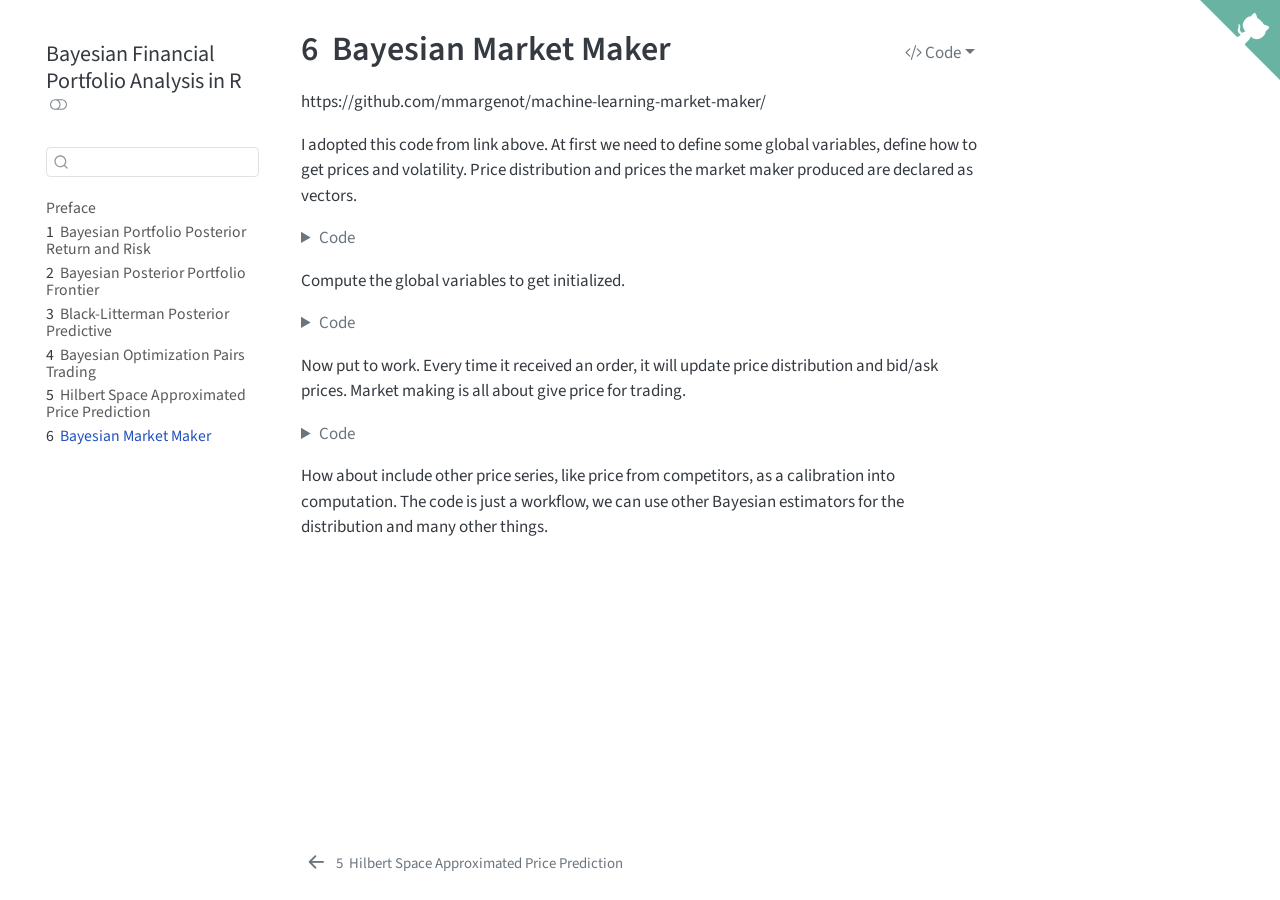
<file: docs/b06.html>
<!DOCTYPE html>
<html xmlns="http://www.w3.org/1999/xhtml" lang="en" xml:lang="en"><head>
<meta http-equiv="Content-Type" content="text/html; charset=UTF-8">
<meta charset="utf-8">
<meta name="generator" content="quarto-1.8.25">
<meta name="viewport" content="width=device-width, initial-scale=1.0, user-scalable=yes">
<title>6&nbsp; Bayesian Market Maker – Bayesian Financial Portfolio Analysis in R</title>
<style>
code{white-space: pre-wrap;}
span.smallcaps{font-variant: small-caps;}
div.columns{display: flex; gap: min(4vw, 1.5em);}
div.column{flex: auto; overflow-x: auto;}
div.hanging-indent{margin-left: 1.5em; text-indent: -1.5em;}
ul.task-list{list-style: none;}
ul.task-list li input[type="checkbox"] {
  width: 0.8em;
  margin: 0 0.8em 0.2em -1em; /* quarto-specific, see https://github.com/quarto-dev/quarto-cli/issues/4556 */ 
  vertical-align: middle;
}
/* CSS for syntax highlighting */
html { -webkit-text-size-adjust: 100%; }
pre > code.sourceCode { white-space: pre; position: relative; }
pre > code.sourceCode > span { display: inline-block; line-height: 1.25; }
pre > code.sourceCode > span:empty { height: 1.2em; }
.sourceCode { overflow: visible; }
code.sourceCode > span { color: inherit; text-decoration: inherit; }
div.sourceCode { margin: 1em 0; }
pre.sourceCode { margin: 0; }
@media screen {
div.sourceCode { overflow: auto; }
}
@media print {
pre > code.sourceCode { white-space: pre-wrap; }
pre > code.sourceCode > span { text-indent: -5em; padding-left: 5em; }
}
pre.numberSource code
  { counter-reset: source-line 0; }
pre.numberSource code > span
  { position: relative; left: -4em; counter-increment: source-line; }
pre.numberSource code > span > a:first-child::before
  { content: counter(source-line);
    position: relative; left: -1em; text-align: right; vertical-align: baseline;
    border: none; display: inline-block;
    -webkit-touch-callout: none; -webkit-user-select: none;
    -khtml-user-select: none; -moz-user-select: none;
    -ms-user-select: none; user-select: none;
    padding: 0 4px; width: 4em;
  }
pre.numberSource { margin-left: 3em;  padding-left: 4px; }
div.sourceCode
  {   }
@media screen {
pre > code.sourceCode > span > a:first-child::before { text-decoration: underline; }
}
</style>

<script src="site_libs/quarto-nav/quarto-nav.js"></script>
<script src="site_libs/quarto-nav/headroom.min.js"></script>
<script src="site_libs/clipboard/clipboard.min.js"></script>
<script src="site_libs/quarto-search/autocomplete.umd.js"></script>
<script src="site_libs/quarto-search/fuse.min.js"></script>
<script src="site_libs/quarto-search/quarto-search.js"></script>
<meta name="quarto:offset" content="./">
<link href="./b05.html" rel="prev">
<script src="site_libs/quarto-html/quarto.js" type="module"></script>
<script src="site_libs/quarto-html/tabsets/tabsets.js" type="module"></script>
<script src="site_libs/quarto-html/axe/axe-check.js" type="module"></script>
<script src="site_libs/quarto-html/popper.min.js"></script>
<script src="site_libs/quarto-html/tippy.umd.min.js"></script>
<script src="site_libs/quarto-html/anchor.min.js"></script>
<link href="site_libs/quarto-html/tippy.css" rel="stylesheet">
<link href="site_libs/quarto-html/quarto-syntax-highlighting-7b89279ff1a6dce999919e0e67d4d9ec.css" rel="stylesheet" class="quarto-color-scheme" id="quarto-text-highlighting-styles">
<link href="site_libs/quarto-html/quarto-syntax-highlighting-dark-707d8167ce6003fca903bfe2be84ab7f.css" rel="stylesheet" class="quarto-color-scheme quarto-color-alternate" id="quarto-text-highlighting-styles">
<link href="site_libs/quarto-html/quarto-syntax-highlighting-7b89279ff1a6dce999919e0e67d4d9ec.css" rel="stylesheet" class="quarto-color-scheme-extra" id="quarto-text-highlighting-styles">
<script src="site_libs/bootstrap/bootstrap.min.js"></script>
<link href="site_libs/bootstrap/bootstrap-icons.css" rel="stylesheet">
<link href="site_libs/bootstrap/bootstrap-56845be1c3e1e64cc04b6f7b628b8285.min.css" rel="stylesheet" append-hash="true" class="quarto-color-scheme" id="quarto-bootstrap" data-mode="light">
<link href="site_libs/bootstrap/bootstrap-dark-24c97db2e47895f705633d18ba96cc49.min.css" rel="stylesheet" append-hash="true" class="quarto-color-scheme quarto-color-alternate" id="quarto-bootstrap" data-mode="dark">
<link href="site_libs/bootstrap/bootstrap-56845be1c3e1e64cc04b6f7b628b8285.min.css" rel="stylesheet" append-hash="true" class="quarto-color-scheme-extra" id="quarto-bootstrap" data-mode="light"><script id="quarto-search-options" type="application/json">{
  "location": "sidebar",
  "copy-button": false,
  "collapse-after": 3,
  "panel-placement": "start",
  "type": "textbox",
  "limit": 50,
  "keyboard-shortcut": [
    "f",
    "/",
    "s"
  ],
  "show-item-context": false,
  "language": {
    "search-no-results-text": "No results",
    "search-matching-documents-text": "matching documents",
    "search-copy-link-title": "Copy link to search",
    "search-hide-matches-text": "Hide additional matches",
    "search-more-match-text": "more match in this document",
    "search-more-matches-text": "more matches in this document",
    "search-clear-button-title": "Clear",
    "search-text-placeholder": "",
    "search-detached-cancel-button-title": "Cancel",
    "search-submit-button-title": "Submit",
    "search-label": "Search"
  }
}</script><script type="application/json" class="js-hypothesis-config">
{
  "theme": "clean"
}
</script><script async="" src="https://hypothes.is/embed.js"></script><script>
  window.document.addEventListener("DOMContentLoaded", function (_event) {
    document.body.classList.add('hypothesis-enabled');
  });
</script>
</head>
<body class="nav-sidebar floating quarto-light"><script id="quarto-html-before-body" type="application/javascript">
    const toggleBodyColorMode = (bsSheetEl) => {
      const mode = bsSheetEl.getAttribute("data-mode");
      const bodyEl = window.document.querySelector("body");
      if (mode === "dark") {
        bodyEl.classList.add("quarto-dark");
        bodyEl.classList.remove("quarto-light");
      } else {
        bodyEl.classList.add("quarto-light");
        bodyEl.classList.remove("quarto-dark");
      }
    }
    const toggleBodyColorPrimary = () => {
      const bsSheetEl = window.document.querySelector("link#quarto-bootstrap:not([rel=disabled-stylesheet])");
      if (bsSheetEl) {
        toggleBodyColorMode(bsSheetEl);
      }
    }
    const setColorSchemeToggle = (alternate) => {
      const toggles = window.document.querySelectorAll('.quarto-color-scheme-toggle');
      for (let i=0; i < toggles.length; i++) {
        const toggle = toggles[i];
        if (toggle) {
          if (alternate) {
            toggle.classList.add("alternate");
          } else {
            toggle.classList.remove("alternate");
          }
        }
      }
    };
    const toggleColorMode = (alternate) => {
      // Switch the stylesheets
      const primaryStylesheets = window.document.querySelectorAll('link.quarto-color-scheme:not(.quarto-color-alternate)');
      const alternateStylesheets = window.document.querySelectorAll('link.quarto-color-scheme.quarto-color-alternate');
      manageTransitions('#quarto-margin-sidebar .nav-link', false);
      if (alternate) {
        // note: dark is layered on light, we don't disable primary!
        enableStylesheet(alternateStylesheets);
        for (const sheetNode of alternateStylesheets) {
          if (sheetNode.id === "quarto-bootstrap") {
            toggleBodyColorMode(sheetNode);
          }
        }
      } else {
        disableStylesheet(alternateStylesheets);
        enableStylesheet(primaryStylesheets)
        toggleBodyColorPrimary();
      }
      manageTransitions('#quarto-margin-sidebar .nav-link', true);
      // Switch the toggles
      setColorSchemeToggle(alternate)
      // Hack to workaround the fact that safari doesn't
      // properly recolor the scrollbar when toggling (#1455)
      if (navigator.userAgent.indexOf('Safari') > 0 && navigator.userAgent.indexOf('Chrome') == -1) {
        manageTransitions("body", false);
        window.scrollTo(0, 1);
        setTimeout(() => {
          window.scrollTo(0, 0);
          manageTransitions("body", true);
        }, 40);
      }
    }
    const disableStylesheet = (stylesheets) => {
      for (let i=0; i < stylesheets.length; i++) {
        const stylesheet = stylesheets[i];
        stylesheet.rel = 'disabled-stylesheet';
      }
    }
    const enableStylesheet = (stylesheets) => {
      for (let i=0; i < stylesheets.length; i++) {
        const stylesheet = stylesheets[i];
        if(stylesheet.rel !== 'stylesheet') { // for Chrome, which will still FOUC without this check
          stylesheet.rel = 'stylesheet';
        }
      }
    }
    const manageTransitions = (selector, allowTransitions) => {
      const els = window.document.querySelectorAll(selector);
      for (let i=0; i < els.length; i++) {
        const el = els[i];
        if (allowTransitions) {
          el.classList.remove('notransition');
        } else {
          el.classList.add('notransition');
        }
      }
    }
    const isFileUrl = () => {
      return window.location.protocol === 'file:';
    }
    const hasAlternateSentinel = () => {
      let styleSentinel = getColorSchemeSentinel();
      if (styleSentinel !== null) {
        return styleSentinel === "alternate";
      } else {
        return false;
      }
    }
    const setStyleSentinel = (alternate) => {
      const value = alternate ? "alternate" : "default";
      if (!isFileUrl()) {
        window.localStorage.setItem("quarto-color-scheme", value);
      } else {
        localAlternateSentinel = value;
      }
    }
    const getColorSchemeSentinel = () => {
      if (!isFileUrl()) {
        const storageValue = window.localStorage.getItem("quarto-color-scheme");
        return storageValue != null ? storageValue : localAlternateSentinel;
      } else {
        return localAlternateSentinel;
      }
    }
    const toggleGiscusIfUsed = (isAlternate, darkModeDefault) => {
      const baseTheme = document.querySelector('#giscus-base-theme')?.value ?? 'light';
      const alternateTheme = document.querySelector('#giscus-alt-theme')?.value ?? 'dark';
      let newTheme = '';
      if(authorPrefersDark) {
        newTheme = isAlternate ? baseTheme : alternateTheme;
      } else {
        newTheme = isAlternate ? alternateTheme : baseTheme;
      }
      const changeGiscusTheme = () => {
        // From: https://github.com/giscus/giscus/issues/336
        const sendMessage = (message) => {
          const iframe = document.querySelector('iframe.giscus-frame');
          if (!iframe) return;
          iframe.contentWindow.postMessage({ giscus: message }, 'https://giscus.app');
        }
        sendMessage({
          setConfig: {
            theme: newTheme
          }
        });
      }
      const isGiscussLoaded = window.document.querySelector('iframe.giscus-frame') !== null;
      if (isGiscussLoaded) {
        changeGiscusTheme();
      }
    };
    const authorPrefersDark = false;
    const darkModeDefault = authorPrefersDark;
      document.querySelector('link#quarto-text-highlighting-styles.quarto-color-scheme-extra').rel = 'disabled-stylesheet';
      document.querySelector('link#quarto-bootstrap.quarto-color-scheme-extra').rel = 'disabled-stylesheet';
    let localAlternateSentinel = darkModeDefault ? 'alternate' : 'default';
    // Dark / light mode switch
    window.quartoToggleColorScheme = () => {
      // Read the current dark / light value
      let toAlternate = !hasAlternateSentinel();
      toggleColorMode(toAlternate);
      setStyleSentinel(toAlternate);
      toggleGiscusIfUsed(toAlternate, darkModeDefault);
      window.dispatchEvent(new Event('resize'));
    };
    // Switch to dark mode if need be
    if (hasAlternateSentinel()) {
      toggleColorMode(true);
    } else {
      toggleColorMode(false);
    }
  </script>
<a href="https://github.com/bletcher/make_a_book_book" class="github-corner" aria-label="View source on GitHub"><svg width="80" height="80" viewbox="0 0 250 250" style="fill:#69b3a2; color:#fff; position: 
absolute; top: 0; border: 0; right: 0;" aria-hidden="true"><path d="M0,0 L115,115 L130,115 
L142,142 L250,250 L250,0 Z"></path><path d="M128.3,109.0 C113.8,99.7 119.0,89.6 119.0,89.6 
C122.0,82.7 120.5,78.6 120.5,78.6 C119.2,72.0 123.4,76.3 123.4,76.3 C127.3,80.9 125.5,87.3 
125.5,87.3 C122.9,97.6 130.6,101.9 134.4,103.2" fill="currentColor" style="transform-origin: 
130px 106px;" class="octo-arm"></path><path d="M115.0,115.0 C114.9,115.1 118.7,116.5 
119.8,115.4 L133.7,101.6 C136.9,99.2 139.9,98.4 142.2,98.6 C133.8,88.0 127.5,74.4 143.8,58.0 
C148.5,53.4 154.0,51.2 159.7,51.0 C160.3,49.4 163.2,43.6 171.4,40.1 C171.4,40.1 176.1,42.5 
178.8,56.2 C183.1,58.6 187.2,61.8 190.9,65.4 C194.5,69.0 197.7,73.2 200.1,77.6 C213.8,80.2 
216.3,84.9 216.3,84.9 C212.7,93.1 206.9,96.0 205.4,96.6 C205.1,102.4 203.0,107.8 198.3,112.5 
C181.9,128.9 168.3,122.5 157.7,114.1 C157.9,116.9 156.7,120.9 152.7,124.9 L141.0,136.5 
C139.8,137.7 141.6,141.9 141.8,141.8 Z" fill="currentColor" class="octo-body"></path></svg></a><style>.github-corner:hover 
.octo-arm{animation:octocat-wave 560ms ease-in-out}@keyframes 
octocat-wave{0%,100%{transform:rotate(0)}20%,60%{transform:rotate(-25deg)}40%,80%{transform:rotate(10deg)}}@media 
(max-width:500px){.github-corner:hover .octo-arm{animation:none}.github-corner 
  .octo-arm{animation:octocat-wave 560ms ease-in-out}}</style>
<div id="quarto-search-results"></div>
  <header id="quarto-header" class="headroom fixed-top"><nav class="quarto-secondary-nav"><div class="container-fluid d-flex">
      <button type="button" class="quarto-btn-toggle btn" data-bs-toggle="collapse" role="button" data-bs-target=".quarto-sidebar-collapse-item" aria-controls="quarto-sidebar" aria-expanded="false" aria-label="Toggle sidebar navigation" onclick="if (window.quartoToggleHeadroom) { window.quartoToggleHeadroom(); }">
        <i class="bi bi-layout-text-sidebar-reverse"></i>
      </button>
        <nav class="quarto-page-breadcrumbs" aria-label="breadcrumb"><ol class="breadcrumb"><li class="breadcrumb-item"><a href="./b06.html"><span class="chapter-number">6</span>&nbsp; <span class="chapter-title">Bayesian Market Maker</span></a></li></ol></nav>
        <a class="flex-grow-1" role="navigation" data-bs-toggle="collapse" data-bs-target=".quarto-sidebar-collapse-item" aria-controls="quarto-sidebar" aria-expanded="false" aria-label="Toggle sidebar navigation" onclick="if (window.quartoToggleHeadroom) { window.quartoToggleHeadroom(); }">      
        </a>
      <button type="button" class="btn quarto-search-button" aria-label="Search" onclick="window.quartoOpenSearch();">
        <i class="bi bi-search"></i>
      </button>
    </div>
  </nav></header><!-- content --><div id="quarto-content" class="quarto-container page-columns page-rows-contents page-layout-article">
<!-- sidebar -->
  <nav id="quarto-sidebar" class="sidebar collapse collapse-horizontal quarto-sidebar-collapse-item sidebar-navigation floating overflow-auto"><div class="pt-lg-2 mt-2 text-left sidebar-header sidebar-header-stacked">
      <a href="./index.html" class="sidebar-logo-link">
      </a>
    <div class="sidebar-title mb-0 py-0">
      <a href="./">Bayesian Financial Portfolio Analysis in R</a> 
        <div class="sidebar-tools-main">
  <a href="" class="quarto-color-scheme-toggle quarto-navigation-tool  px-1" onclick="window.quartoToggleColorScheme(); return false;" title="Toggle dark mode"><i class="bi"></i></a>
</div>
    </div>
      </div>
        <div class="mt-2 flex-shrink-0 align-items-center">
        <div class="sidebar-search">
        <div id="quarto-search" class="" title="Search"></div>
        </div>
        </div>
    <div class="sidebar-menu-container"> 
    <ul class="list-unstyled mt-1">
<li class="sidebar-item">
  <div class="sidebar-item-container"> 
  <a href="./index.html" class="sidebar-item-text sidebar-link">
 <span class="menu-text">Preface</span></a>
  </div>
</li>
        <li class="sidebar-item">
  <div class="sidebar-item-container"> 
  <a href="./b01.html" class="sidebar-item-text sidebar-link">
 <span class="menu-text"><span class="chapter-number">1</span>&nbsp; <span class="chapter-title">Bayesian Portfolio Posterior Return and Risk</span></span></a>
  </div>
</li>
        <li class="sidebar-item">
  <div class="sidebar-item-container"> 
  <a href="./b02.html" class="sidebar-item-text sidebar-link">
 <span class="menu-text"><span class="chapter-number">2</span>&nbsp; <span class="chapter-title">Bayesian Posterior Portfolio Frontier</span></span></a>
  </div>
</li>
        <li class="sidebar-item">
  <div class="sidebar-item-container"> 
  <a href="./b03.html" class="sidebar-item-text sidebar-link">
 <span class="menu-text"><span class="chapter-number">3</span>&nbsp; <span class="chapter-title">Black-Litterman Posterior Predictive</span></span></a>
  </div>
</li>
        <li class="sidebar-item">
  <div class="sidebar-item-container"> 
  <a href="./b04.html" class="sidebar-item-text sidebar-link">
 <span class="menu-text"><span class="chapter-number">4</span>&nbsp; <span class="chapter-title">Bayesian Optimization Pairs Trading</span></span></a>
  </div>
</li>
        <li class="sidebar-item">
  <div class="sidebar-item-container"> 
  <a href="./b05.html" class="sidebar-item-text sidebar-link">
 <span class="menu-text"><span class="chapter-number">5</span>&nbsp; <span class="chapter-title">Hilbert Space Approximated Price Prediction</span></span></a>
  </div>
</li>
        <li class="sidebar-item">
  <div class="sidebar-item-container"> 
  <a href="./b06.html" class="sidebar-item-text sidebar-link active">
 <span class="menu-text"><span class="chapter-number">6</span>&nbsp; <span class="chapter-title">Bayesian Market Maker</span></span></a>
  </div>
</li>
    </ul>
</div>
</nav><div id="quarto-sidebar-glass" class="quarto-sidebar-collapse-item" data-bs-toggle="collapse" data-bs-target=".quarto-sidebar-collapse-item"></div>
<!-- margin-sidebar -->
    <div id="quarto-margin-sidebar" class="sidebar margin-sidebar zindex-bottom">
        
    </div>
<!-- main -->
<main class="content" id="quarto-document-content"><header id="title-block-header" class="quarto-title-block default"><div class="quarto-title">
<div class="quarto-title-block"><div><h1 class="title">
<span class="chapter-number">6</span>&nbsp; <span class="chapter-title">Bayesian Market Maker</span>
</h1><button type="button" class="btn code-tools-button dropdown-toggle" id="quarto-code-tools-menu" data-bs-toggle="dropdown" aria-expanded="false"><i class="bi"></i> Code</button><ul class="dropdown-menu dropdown-menu-end" aria-labelelledby="quarto-code-tools-menu"><li><a id="quarto-show-all-code" class="dropdown-item" href="javascript:void(0)" role="button">Show All Code</a></li><li><a id="quarto-hide-all-code" class="dropdown-item" href="javascript:void(0)" role="button">Hide All Code</a></li><li><hr class="dropdown-divider"></li><li><a id="quarto-view-source" class="dropdown-item" href="javascript:void(0)" role="button">View Source</a></li></ul></div></div>
</div>



<div class="quarto-title-meta">

    
  
    
  </div>
  


</header><p>https://github.com/mmargenot/machine-learning-market-maker/</p>
<p>I adopted this code from link above. At first we need to define some global variables, define how to get prices and volatility. Price distribution and prices the market maker produced are declared as vectors.</p>
<div class="cell">
<details class="code-fold"><summary>Code</summary><div class="code-copy-outer-scaffold"><div class="sourceCode" id="cb1"><pre class="downlit sourceCode r code-with-copy"><code class="sourceCode R"><span><span class="co"># Load required libraries</span></span>
<span><span class="co">#library(ggplot2)</span></span>
<span><span class="co">#library(quantmod)</span></span>
<span><span class="co">#library(dplyr)</span></span>
<span></span>
<span><span class="co">#self.setSymbol &lt;- StockTicker</span></span>
<span><span class="va">setAlpha</span> <span class="op">&lt;-</span> <span class="fl">.05</span></span>
<span><span class="va">setNoise</span> <span class="op">&lt;-</span> <span class="fl">3</span></span>
<span></span>
<span></span>
<span><span class="co">#Get initial price (placeholder)</span></span>
<span><span class="va">getInitialPrice</span> <span class="op">=</span> <span class="kw">function</span><span class="op">(</span><span class="op">)</span> <span class="op">{</span></span>
<span> <span class="co">#Check google finance and get current price</span></span>
<span> <span class="kw"><a href="https://rdrr.io/r/base/function.html">return</a></span><span class="op">(</span><span class="fl">100</span><span class="op">)</span> <span class="co"># placeholder value</span></span>
<span><span class="op">}</span></span>
<span></span>
<span><span class="co"># Get volatility (placeholder)</span></span>
<span><span class="va">getVolatility</span> <span class="op">=</span> <span class="kw">function</span><span class="op">(</span><span class="op">)</span> <span class="op">{</span></span>
<span>  <span class="co"># Check google finance and calculate volatility</span></span>
<span>  <span class="kw"><a href="https://rdrr.io/r/base/function.html">return</a></span><span class="op">(</span><span class="fl">0.05</span><span class="op">)</span> <span class="co"># placeholder value</span></span>
<span><span class="op">}</span></span>
<span></span>
<span><span class="co"># Initialize the distribution</span></span>
<span><span class="va">Distribution</span> <span class="op">&lt;-</span> <span class="fu"><a href="https://rdrr.io/r/base/list.html">list</a></span><span class="op">(</span><span class="op">)</span> <span class="co"># Distribution is a list with Price : Probability(Price)</span></span>
<span><span class="va">TruePrice</span> <span class="op">&lt;-</span> <span class="fu"><a href="https://rdrr.io/r/base/c.html">c</a></span><span class="op">(</span><span class="op">)</span></span></code></pre></div><button title="Copy to Clipboard" class="code-copy-button"><i class="bi"></i></button></div>
</details>
</div>
<p>Compute the global variables to get initialized.</p>
<div class="cell">
<details class="code-fold"><summary>Code</summary><div class="code-copy-outer-scaffold"><div class="sourceCode" id="cb2"><pre class="downlit sourceCode r code-with-copy"><code class="sourceCode R"><span><span class="va">V0</span> <span class="op">&lt;-</span> <span class="fu">getInitialPrice</span><span class="op">(</span><span class="op">)</span> <span class="co"># Checks google finance and gets price</span></span>
<span><span class="va">vol</span> <span class="op">&lt;-</span> <span class="fu">getVolatility</span><span class="op">(</span><span class="op">)</span> <span class="co"># Calculates volatility from google finance</span></span>
<span></span>
<span><span class="va">Vmin</span> <span class="op">&lt;-</span> <span class="va">V0</span> <span class="op">-</span> <span class="fl">4</span> <span class="op">*</span> <span class="va">vol</span> <span class="op">*</span> <span class="va">V0</span></span>
<span><span class="va">Vmax</span> <span class="op">&lt;-</span> <span class="va">V0</span> <span class="op">+</span> <span class="fl">4</span> <span class="op">*</span> <span class="va">vol</span> <span class="op">*</span> <span class="va">V0</span> <span class="op">-</span> <span class="fl">0.01</span></span>
<span></span>
<span><span class="va">V</span> <span class="op">&lt;-</span> <span class="fl">0</span></span>
<span><span class="va">i</span> <span class="op">&lt;-</span> <span class="fl">0</span></span>
<span><span class="kw">while</span><span class="op">(</span><span class="op">(</span><span class="va">Vmin</span> <span class="op">+</span> <span class="va">i</span><span class="op">)</span> <span class="op">&lt;=</span> <span class="va">Vmax</span><span class="op">)</span> <span class="op">{</span></span>
<span>  <span class="va">V</span> <span class="op">&lt;-</span> <span class="va">Vmin</span> <span class="op">+</span> <span class="va">i</span></span>
<span>  <span class="va">Distribution</span><span class="op">[[</span><span class="fu"><a href="https://rdrr.io/r/base/Round.html">round</a></span><span class="op">(</span><span class="va">V</span>, <span class="fl">2</span><span class="op">)</span><span class="op">]</span><span class="op">]</span> <span class="op">&lt;-</span> <span class="fu"><a href="https://rdrr.io/r/stats/Normal.html">pnorm</a></span><span class="op">(</span><span class="op">-</span><span class="fl">4</span> <span class="op">*</span> <span class="va">vol</span> <span class="op">*</span> <span class="va">V0</span> <span class="op">+</span> <span class="va">i</span> <span class="op">+</span> <span class="fl">0.01</span>, <span class="fl">0</span>, <span class="va">vol</span> <span class="op">*</span> <span class="va">V0</span><span class="op">)</span> <span class="op">-</span> <span class="fu"><a href="https://rdrr.io/r/stats/Normal.html">pnorm</a></span><span class="op">(</span><span class="op">-</span><span class="fl">4</span> <span class="op">*</span> <span class="va">vol</span> <span class="op">*</span> <span class="va">V0</span> <span class="op">+</span> <span class="va">i</span>, <span class="fl">0</span>, <span class="va">vol</span> <span class="op">*</span> <span class="va">V0</span><span class="op">)</span></span>
<span></span>
<span>  <span class="va">i</span> <span class="op">&lt;-</span> <span class="va">i</span> <span class="op">+</span> <span class="fl">0.01</span></span>
<span><span class="op">}</span></span>
<span></span>
<span><span class="va">Pb</span> <span class="op">&lt;-</span> <span class="va">V0</span> <span class="op">-</span> <span class="va">vol</span> <span class="op">*</span> <span class="va">V0</span> <span class="op">*</span> <span class="fl">0.5</span></span>
<span><span class="va">Pa</span> <span class="op">&lt;-</span> <span class="va">V0</span> <span class="op">+</span> <span class="va">vol</span> <span class="op">*</span> <span class="va">V0</span> <span class="op">*</span> <span class="fl">0.5</span></span>
<span></span>
<span><span class="va">TruePrice</span> <span class="op">&lt;-</span> <span class="fu"><a href="https://rdrr.io/r/base/c.html">c</a></span><span class="op">(</span><span class="va">TruePrice</span>, <span class="va">V0</span><span class="op">)</span></span></code></pre></div><button title="Copy to Clipboard" class="code-copy-button"><i class="bi"></i></button></div>
</details>
</div>
<p>Now put to work. Every time it received an order, it will update price distribution and bid/ask prices. Market making is all about give price for trading.</p>
<div class="cell">
<details class="code-fold"><summary>Code</summary><div class="code-copy-outer-scaffold"><div class="sourceCode" id="cb3"><pre class="downlit sourceCode r code-with-copy"><code class="sourceCode R"><span><span class="co"># Update the probability densities</span></span>
<span><span class="va">updateDensity</span> <span class="op">=</span> <span class="kw">function</span><span class="op">(</span><span class="va">OrderSide</span><span class="op">)</span> <span class="op">{</span></span>
<span>  <span class="kw">if</span> <span class="op">(</span><span class="va">OrderSide</span> <span class="op">==</span> <span class="st">"SELL"</span><span class="op">)</span> <span class="op">{</span></span>
<span>    <span class="kw">for</span> <span class="op">(</span><span class="va">price</span> <span class="kw">in</span> <span class="fu"><a href="https://rdrr.io/r/base/names.html">names</a></span><span class="op">(</span><span class="va">Distribution</span><span class="op">)</span><span class="op">)</span> <span class="op">{</span></span>
<span>      <span class="kw">if</span> <span class="op">(</span><span class="fu"><a href="https://rdrr.io/r/base/numeric.html">as.numeric</a></span><span class="op">(</span><span class="va">price</span><span class="op">)</span> <span class="op">&lt;=</span> <span class="va">Pb</span><span class="op">)</span> <span class="op">{</span></span>
<span>        <span class="va">post</span> <span class="op">&lt;-</span> <span class="op">(</span><span class="fl">1</span> <span class="op">-</span> <span class="va">setAlpha</span><span class="op">)</span> <span class="op">*</span> <span class="fl">0.5</span> <span class="op">+</span> <span class="va">setAlpha</span> <span class="op">*</span> <span class="fu"><a href="https://rdrr.io/r/stats/Normal.html">pnorm</a></span><span class="op">(</span><span class="va">Pb</span> <span class="op">-</span> <span class="fu"><a href="https://rdrr.io/r/base/numeric.html">as.numeric</a></span><span class="op">(</span><span class="va">price</span><span class="op">)</span>, <span class="fl">0</span>, <span class="va">setNoise</span> <span class="op">*</span> <span class="va">V0</span><span class="op">)</span></span>
<span>        <span class="va">Distribution</span><span class="op">[[</span><span class="va">price</span><span class="op">]</span><span class="op">]</span> <span class="op">&lt;-</span> <span class="va">post</span> <span class="op">*</span> <span class="va">Distribution</span><span class="op">[[</span><span class="va">price</span><span class="op">]</span><span class="op">]</span> <span class="op">/</span> <span class="fl">0.5</span></span>
<span>          <span class="op">}</span> <span class="kw">else</span> <span class="op">{</span></span>
<span>        <span class="va">post</span> <span class="op">&lt;-</span> <span class="op">(</span><span class="fl">1</span> <span class="op">-</span> <span class="va">setAlpha</span><span class="op">)</span> <span class="op">*</span> <span class="fl">0.5</span> <span class="op">+</span> <span class="va">setAlpha</span> <span class="op">*</span> <span class="op">(</span><span class="fl">1</span> <span class="op">-</span> <span class="fu"><a href="https://rdrr.io/r/stats/Normal.html">pnorm</a></span><span class="op">(</span><span class="fu"><a href="https://rdrr.io/r/base/numeric.html">as.numeric</a></span><span class="op">(</span><span class="va">price</span><span class="op">)</span> <span class="op">-</span> <span class="va">Pb</span>, <span class="fl">0</span>, <span class="va">setNoise</span> <span class="op">*</span> <span class="va">V0</span><span class="op">)</span><span class="op">)</span></span>
<span>        <span class="va">Distribution</span><span class="op">[[</span><span class="va">price</span><span class="op">]</span><span class="op">]</span> <span class="op">&lt;-</span> <span class="va">post</span> <span class="op">*</span> <span class="va">Distribution</span><span class="op">[[</span><span class="va">price</span><span class="op">]</span><span class="op">]</span> <span class="op">/</span> <span class="fl">0.5</span></span>
<span>          <span class="op">}</span></span>
<span>        <span class="op">}</span></span>
<span>      <span class="op">}</span> <span class="kw">else</span> <span class="op">{</span></span>
<span>    <span class="kw">for</span> <span class="op">(</span><span class="va">price</span> <span class="kw">in</span> <span class="fu"><a href="https://rdrr.io/r/base/names.html">names</a></span><span class="op">(</span><span class="va">Distribution</span><span class="op">)</span><span class="op">)</span> <span class="op">{</span></span>
<span>          <span class="kw">if</span> <span class="op">(</span><span class="fu"><a href="https://rdrr.io/r/base/numeric.html">as.numeric</a></span><span class="op">(</span><span class="va">price</span><span class="op">)</span> <span class="op">&lt;=</span> <span class="va">Pa</span><span class="op">)</span> <span class="op">{</span></span>
<span>        <span class="va">post</span> <span class="op">&lt;-</span> <span class="op">(</span><span class="fl">1</span> <span class="op">-</span> <span class="va">setAlpha</span><span class="op">)</span> <span class="op">*</span> <span class="fl">0.5</span> <span class="op">+</span> <span class="va">setAlpha</span> <span class="op">*</span> <span class="op">(</span><span class="fl">1</span> <span class="op">-</span> <span class="fu"><a href="https://rdrr.io/r/stats/Normal.html">pnorm</a></span><span class="op">(</span><span class="va">Pa</span> <span class="op">-</span> <span class="fu"><a href="https://rdrr.io/r/base/numeric.html">as.numeric</a></span><span class="op">(</span><span class="va">price</span><span class="op">)</span>, <span class="fl">0</span>, <span class="va">setNoise</span> <span class="op">*</span> <span class="va">V0</span><span class="op">)</span><span class="op">)</span></span>
<span>        <span class="va">Distribution</span><span class="op">[[</span><span class="va">price</span><span class="op">]</span><span class="op">]</span> <span class="op">&lt;-</span> <span class="va">post</span> <span class="op">*</span> <span class="va">Distribution</span><span class="op">[[</span><span class="va">price</span><span class="op">]</span><span class="op">]</span> <span class="op">/</span> <span class="fl">0.5</span></span>
<span>          <span class="op">}</span></span>
<span>        <span class="op">}</span></span>
<span>      <span class="op">}</span></span>
<span>    <span class="op">}</span></span>
<span><span class="co">#updateDensity("SELL") </span></span>
<span></span>
<span><span class="co"># Update the bid-ask spread</span></span>
<span><span class="va">updateSpread</span> <span class="op">=</span> <span class="kw">function</span><span class="op">(</span><span class="op">)</span> <span class="op">{</span></span>
<span>  <span class="va">cumSum1</span> <span class="op">&lt;-</span> <span class="fl">0</span></span>
<span>  <span class="va">cumSum2</span> <span class="op">&lt;-</span> <span class="fl">0</span></span>
<span></span>
<span>  <span class="kw">for</span> <span class="op">(</span><span class="va">price</span> <span class="kw">in</span> <span class="fu"><a href="https://rdrr.io/r/base/names.html">names</a></span><span class="op">(</span><span class="va">Distribution</span><span class="op">)</span><span class="op">)</span> <span class="op">{</span></span>
<span>    <span class="kw">if</span> <span class="op">(</span><span class="fu"><a href="https://rdrr.io/r/base/numeric.html">as.numeric</a></span><span class="op">(</span><span class="va">price</span><span class="op">)</span> <span class="op">&lt;=</span> <span class="va">Pb</span><span class="op">)</span> <span class="op">{</span></span>
<span>      <span class="va">a</span> <span class="op">&lt;-</span> <span class="va">Pb</span> <span class="op">-</span> <span class="fu"><a href="https://rdrr.io/r/base/numeric.html">as.numeric</a></span><span class="op">(</span><span class="va">price</span><span class="op">)</span></span>
<span>      <span class="va">cumSum1</span> <span class="op">&lt;-</span> <span class="va">cumSum1</span> <span class="op">+</span> <span class="op">(</span><span class="fl">0.5</span> <span class="op">-</span> <span class="fl">0.5</span> <span class="op">*</span> <span class="va">setAlpha</span> <span class="op">+</span> <span class="va">setAlpha</span> <span class="op">*</span> <span class="fu"><a href="https://rdrr.io/r/stats/Normal.html">pnorm</a></span><span class="op">(</span><span class="va">a</span>, <span class="fl">0</span>, <span class="va">setNoise</span> <span class="op">*</span> <span class="va">V0</span><span class="op">)</span><span class="op">)</span> <span class="op">*</span></span>
<span>        <span class="va">Distribution</span><span class="op">[[</span><span class="va">price</span><span class="op">]</span><span class="op">]</span> <span class="op">*</span> <span class="fu"><a href="https://rdrr.io/r/base/numeric.html">as.numeric</a></span><span class="op">(</span><span class="va">price</span><span class="op">)</span></span>
<span>    <span class="op">}</span> <span class="kw">else</span> <span class="op">{</span></span>
<span>      <span class="va">a</span> <span class="op">&lt;-</span> <span class="fu"><a href="https://rdrr.io/r/base/numeric.html">as.numeric</a></span><span class="op">(</span><span class="va">price</span><span class="op">)</span> <span class="op">-</span> <span class="va">Pb</span></span>
<span>      <span class="va">cumSum2</span> <span class="op">&lt;-</span> <span class="va">cumSum2</span> <span class="op">+</span> <span class="op">(</span><span class="fl">0.5</span> <span class="op">-</span> <span class="fl">0.5</span> <span class="op">*</span> <span class="va">setAlpha</span> <span class="op">+</span> <span class="va">setAlpha</span> <span class="op">*</span> <span class="op">(</span><span class="fl">1</span> <span class="op">-</span> <span class="fu"><a href="https://rdrr.io/r/stats/Normal.html">pnorm</a></span><span class="op">(</span><span class="va">a</span>, <span class="fl">0</span>, <span class="va">setNoise</span> <span class="op">*</span> <span class="va">V0</span><span class="op">)</span><span class="op">)</span><span class="op">)</span> <span class="op">*</span></span>
<span>        <span class="va">Distribution</span><span class="op">[[</span><span class="va">price</span><span class="op">]</span><span class="op">]</span> <span class="op">*</span> <span class="fu"><a href="https://rdrr.io/r/base/numeric.html">as.numeric</a></span><span class="op">(</span><span class="va">price</span><span class="op">)</span></span>
<span>    <span class="op">}</span></span>
<span>  <span class="op">}</span></span>
<span></span>
<span>  <span class="va">newPb</span> <span class="op">&lt;-</span> <span class="fl">2</span> <span class="op">*</span> <span class="op">(</span><span class="va">cumSum1</span> <span class="op">+</span> <span class="va">cumSum2</span><span class="op">)</span></span>
<span></span>
<span>  <span class="va">cumSum1</span> <span class="op">&lt;-</span> <span class="fl">0</span></span>
<span>  <span class="va">cumSum2</span> <span class="op">&lt;-</span> <span class="fl">0</span></span>
<span></span>
<span>  <span class="kw">for</span> <span class="op">(</span><span class="va">price</span> <span class="kw">in</span> <span class="fu"><a href="https://rdrr.io/r/base/names.html">names</a></span><span class="op">(</span><span class="va">Distribution</span><span class="op">)</span><span class="op">)</span> <span class="op">{</span></span>
<span>    <span class="kw">if</span> <span class="op">(</span><span class="fu"><a href="https://rdrr.io/r/base/numeric.html">as.numeric</a></span><span class="op">(</span><span class="va">price</span><span class="op">)</span> <span class="op">&lt;=</span> <span class="va">Pa</span><span class="op">)</span> <span class="op">{</span></span>
<span>      <span class="va">a</span> <span class="op">&lt;-</span> <span class="va">Pa</span> <span class="op">-</span> <span class="fu"><a href="https://rdrr.io/r/base/numeric.html">as.numeric</a></span><span class="op">(</span><span class="va">price</span><span class="op">)</span></span>
<span>      <span class="va">cumSum1</span> <span class="op">&lt;-</span> <span class="va">cumSum1</span> <span class="op">+</span> <span class="op">(</span><span class="fl">0.5</span> <span class="op">-</span> <span class="fl">0.5</span> <span class="op">*</span> <span class="va">setAlpha</span> <span class="op">+</span> <span class="va">setAlpha</span> <span class="op">*</span> <span class="op">(</span><span class="fl">1</span> <span class="op">-</span> <span class="fu"><a href="https://rdrr.io/r/stats/Normal.html">pnorm</a></span><span class="op">(</span><span class="va">a</span>, <span class="fl">0</span>, <span class="va">setNoise</span> <span class="op">*</span> <span class="va">V0</span><span class="op">)</span><span class="op">)</span><span class="op">)</span> <span class="op">*</span></span>
<span>          <span class="va">Distribution</span><span class="op">[[</span><span class="va">price</span><span class="op">]</span><span class="op">]</span> <span class="op">*</span> <span class="fu"><a href="https://rdrr.io/r/base/numeric.html">as.numeric</a></span><span class="op">(</span><span class="va">price</span><span class="op">)</span></span>
<span>      <span class="op">}</span> <span class="kw">else</span> <span class="op">{</span></span>
<span>        <span class="va">a</span> <span class="op">&lt;-</span> <span class="fu"><a href="https://rdrr.io/r/base/numeric.html">as.numeric</a></span><span class="op">(</span><span class="va">price</span><span class="op">)</span> <span class="op">-</span> <span class="va">Pa</span></span>
<span>        <span class="va">cumSum2</span> <span class="op">&lt;-</span> <span class="va">cumSum2</span> <span class="op">+</span> <span class="op">(</span><span class="fl">0.5</span> <span class="op">-</span> <span class="fl">0.5</span> <span class="op">*</span> <span class="va">setAlpha</span> <span class="op">+</span> <span class="va">setAlpha</span> <span class="op">*</span> <span class="fu"><a href="https://rdrr.io/r/stats/Normal.html">pnorm</a></span><span class="op">(</span><span class="va">a</span>, <span class="fl">0</span>, <span class="va">setNoise</span> <span class="op">*</span> <span class="va">V0</span><span class="op">)</span><span class="op">)</span> <span class="op">*</span></span>
<span>          <span class="va">Distribution</span><span class="op">[[</span><span class="va">price</span><span class="op">]</span><span class="op">]</span> <span class="op">*</span> <span class="fu"><a href="https://rdrr.io/r/base/numeric.html">as.numeric</a></span><span class="op">(</span><span class="va">price</span><span class="op">)</span></span>
<span>      <span class="op">}</span></span>
<span>    <span class="op">}</span></span>
<span></span>
<span>  <span class="va">newPa</span> <span class="op">&lt;-</span> <span class="fl">2</span> <span class="op">*</span> <span class="op">(</span><span class="va">cumSum1</span> <span class="op">+</span> <span class="va">cumSum2</span><span class="op">)</span></span>
<span>  <span class="va">Pb</span> <span class="op">&lt;-</span> <span class="va">newPb</span></span>
<span>  <span class="va">Pa</span> <span class="op">&lt;-</span> <span class="va">newPa</span></span>
<span></span>
<span>  <span class="va">TruePrice</span> <span class="op">&lt;-</span> <span class="fu"><a href="https://rdrr.io/r/base/c.html">c</a></span><span class="op">(</span><span class="va">TruePrice</span>, <span class="op">(</span><span class="va">Pa</span> <span class="op">+</span> <span class="va">Pb</span><span class="op">)</span><span class="op">/</span><span class="fl">2</span><span class="op">)</span> <span class="co"># Add the true price to our list</span></span>
<span>  <span class="kw"><a href="https://rdrr.io/r/base/function.html">return</a></span><span class="op">(</span><span class="fu"><a href="https://rdrr.io/r/base/list.html">list</a></span><span class="op">(</span><span class="va">Pa</span>, <span class="va">Pb</span><span class="op">)</span><span class="op">)</span> <span class="co"># Returns Pa and Pb so that we can input the new orders</span></span>
<span><span class="op">}</span></span></code></pre></div><button title="Copy to Clipboard" class="code-copy-button"><i class="bi"></i></button></div>
</details>
</div>
<p>How about include other price series, like price from competitors, as a calibration into computation. The code is just a workflow, we can use other Bayesian estimators for the distribution and many other things.</p>


<!-- -->


</main><!-- /main --><script id="quarto-html-after-body" type="application/javascript">
  window.document.addEventListener("DOMContentLoaded", function (event) {
    // Ensure there is a toggle, if there isn't float one in the top right
    if (window.document.querySelector('.quarto-color-scheme-toggle') === null) {
      const a = window.document.createElement('a');
      a.classList.add('top-right');
      a.classList.add('quarto-color-scheme-toggle');
      a.href = "";
      a.onclick = function() { try { window.quartoToggleColorScheme(); } catch {} return false; };
      const i = window.document.createElement("i");
      i.classList.add('bi');
      a.appendChild(i);
      window.document.body.appendChild(a);
    }
    setColorSchemeToggle(hasAlternateSentinel())
    const icon = "";
    const anchorJS = new window.AnchorJS();
    anchorJS.options = {
      placement: 'right',
      icon: icon
    };
    anchorJS.add('.anchored');
    const isCodeAnnotation = (el) => {
      for (const clz of el.classList) {
        if (clz.startsWith('code-annotation-')) {                     
          return true;
        }
      }
      return false;
    }
    const onCopySuccess = function(e) {
      // button target
      const button = e.trigger;
      // don't keep focus
      button.blur();
      // flash "checked"
      button.classList.add('code-copy-button-checked');
      var currentTitle = button.getAttribute("title");
      button.setAttribute("title", "Copied!");
      let tooltip;
      if (window.bootstrap) {
        button.setAttribute("data-bs-toggle", "tooltip");
        button.setAttribute("data-bs-placement", "left");
        button.setAttribute("data-bs-title", "Copied!");
        tooltip = new bootstrap.Tooltip(button, 
          { trigger: "manual", 
            customClass: "code-copy-button-tooltip",
            offset: [0, -8]});
        tooltip.show();    
      }
      setTimeout(function() {
        if (tooltip) {
          tooltip.hide();
          button.removeAttribute("data-bs-title");
          button.removeAttribute("data-bs-toggle");
          button.removeAttribute("data-bs-placement");
        }
        button.setAttribute("title", currentTitle);
        button.classList.remove('code-copy-button-checked');
      }, 1000);
      // clear code selection
      e.clearSelection();
    }
    const getTextToCopy = function(trigger) {
      const outerScaffold = trigger.parentElement.cloneNode(true);
      const codeEl = outerScaffold.querySelector('code');
      for (const childEl of codeEl.children) {
        if (isCodeAnnotation(childEl)) {
          childEl.remove();
        }
      }
      return codeEl.innerText;
    }
    const clipboard = new window.ClipboardJS('.code-copy-button:not([data-in-quarto-modal])', {
      text: getTextToCopy
    });
    clipboard.on('success', onCopySuccess);
    if (window.document.getElementById('quarto-embedded-source-code-modal')) {
      const clipboardModal = new window.ClipboardJS('.code-copy-button[data-in-quarto-modal]', {
        text: getTextToCopy,
        container: window.document.getElementById('quarto-embedded-source-code-modal')
      });
      clipboardModal.on('success', onCopySuccess);
    }
    const viewSource = window.document.getElementById('quarto-view-source') ||
                       window.document.getElementById('quarto-code-tools-source');
    if (viewSource) {
      const sourceUrl = viewSource.getAttribute("data-quarto-source-url");
      viewSource.addEventListener("click", function(e) {
        if (sourceUrl) {
          // rstudio viewer pane
          if (/\bcapabilities=\b/.test(window.location)) {
            window.open(sourceUrl);
          } else {
            window.location.href = sourceUrl;
          }
        } else {
          const modal = new bootstrap.Modal(document.getElementById('quarto-embedded-source-code-modal'));
          modal.show();
        }
        return false;
      });
    }
    function toggleCodeHandler(show) {
      return function(e) {
        const detailsSrc = window.document.querySelectorAll(".cell > details > .sourceCode");
        for (let i=0; i<detailsSrc.length; i++) {
          const details = detailsSrc[i].parentElement;
          if (show) {
            details.open = true;
          } else {
            details.removeAttribute("open");
          }
        }
        const cellCodeDivs = window.document.querySelectorAll(".cell > .sourceCode");
        const fromCls = show ? "hidden" : "unhidden";
        const toCls = show ? "unhidden" : "hidden";
        for (let i=0; i<cellCodeDivs.length; i++) {
          const codeDiv = cellCodeDivs[i];
          if (codeDiv.classList.contains(fromCls)) {
            codeDiv.classList.remove(fromCls);
            codeDiv.classList.add(toCls);
          } 
        }
        return false;
      }
    }
    const hideAllCode = window.document.getElementById("quarto-hide-all-code");
    if (hideAllCode) {
      hideAllCode.addEventListener("click", toggleCodeHandler(false));
    }
    const showAllCode = window.document.getElementById("quarto-show-all-code");
    if (showAllCode) {
      showAllCode.addEventListener("click", toggleCodeHandler(true));
    }
      var localhostRegex = new RegExp(/^(?:http|https):\/\/localhost\:?[0-9]*\//);
      var mailtoRegex = new RegExp(/^mailto:/);
        var filterRegex = new RegExp('/' + window.location.host + '/');
      var isInternal = (href) => {
          return filterRegex.test(href) || localhostRegex.test(href) || mailtoRegex.test(href);
      }
      // Inspect non-navigation links and adorn them if external
     var links = window.document.querySelectorAll('a[href]:not(.nav-link):not(.navbar-brand):not(.toc-action):not(.sidebar-link):not(.sidebar-item-toggle):not(.pagination-link):not(.no-external):not([aria-hidden]):not(.dropdown-item):not(.quarto-navigation-tool):not(.about-link)');
      for (var i=0; i<links.length; i++) {
        const link = links[i];
        if (!isInternal(link.href)) {
          // undo the damage that might have been done by quarto-nav.js in the case of
          // links that we want to consider external
          if (link.dataset.originalHref !== undefined) {
            link.href = link.dataset.originalHref;
          }
        }
      }
    function tippyHover(el, contentFn, onTriggerFn, onUntriggerFn) {
      const config = {
        allowHTML: true,
        maxWidth: 500,
        delay: 100,
        arrow: false,
        appendTo: function(el) {
            return el.parentElement;
        },
        interactive: true,
        interactiveBorder: 10,
        theme: 'quarto',
        placement: 'bottom-start',
      };
      if (contentFn) {
        config.content = contentFn;
      }
      if (onTriggerFn) {
        config.onTrigger = onTriggerFn;
      }
      if (onUntriggerFn) {
        config.onUntrigger = onUntriggerFn;
      }
      window.tippy(el, config); 
    }
    const noterefs = window.document.querySelectorAll('a[role="doc-noteref"]');
    for (var i=0; i<noterefs.length; i++) {
      const ref = noterefs[i];
      tippyHover(ref, function() {
        // use id or data attribute instead here
        let href = ref.getAttribute('data-footnote-href') || ref.getAttribute('href');
        try { href = new URL(href).hash; } catch {}
        const id = href.replace(/^#\/?/, "");
        const note = window.document.getElementById(id);
        if (note) {
          return note.innerHTML;
        } else {
          return "";
        }
      });
    }
    const xrefs = window.document.querySelectorAll('a.quarto-xref');
    const processXRef = (id, note) => {
      // Strip column container classes
      const stripColumnClz = (el) => {
        el.classList.remove("page-full", "page-columns");
        if (el.children) {
          for (const child of el.children) {
            stripColumnClz(child);
          }
        }
      }
      stripColumnClz(note)
      if (id === null || id.startsWith('sec-')) {
        // Special case sections, only their first couple elements
        const container = document.createElement("div");
        if (note.children && note.children.length > 2) {
          container.appendChild(note.children[0].cloneNode(true));
          for (let i = 1; i < note.children.length; i++) {
            const child = note.children[i];
            if (child.tagName === "P" && child.innerText === "") {
              continue;
            } else {
              container.appendChild(child.cloneNode(true));
              break;
            }
          }
          if (window.Quarto?.typesetMath) {
            window.Quarto.typesetMath(container);
          }
          return container.innerHTML
        } else {
          if (window.Quarto?.typesetMath) {
            window.Quarto.typesetMath(note);
          }
          return note.innerHTML;
        }
      } else {
        // Remove any anchor links if they are present
        const anchorLink = note.querySelector('a.anchorjs-link');
        if (anchorLink) {
          anchorLink.remove();
        }
        if (window.Quarto?.typesetMath) {
          window.Quarto.typesetMath(note);
        }
        if (note.classList.contains("callout")) {
          return note.outerHTML;
        } else {
          return note.innerHTML;
        }
      }
    }
    for (var i=0; i<xrefs.length; i++) {
      const xref = xrefs[i];
      tippyHover(xref, undefined, function(instance) {
        instance.disable();
        let url = xref.getAttribute('href');
        let hash = undefined; 
        if (url.startsWith('#')) {
          hash = url;
        } else {
          try { hash = new URL(url).hash; } catch {}
        }
        if (hash) {
          const id = hash.replace(/^#\/?/, "");
          const note = window.document.getElementById(id);
          if (note !== null) {
            try {
              const html = processXRef(id, note.cloneNode(true));
              instance.setContent(html);
            } finally {
              instance.enable();
              instance.show();
            }
          } else {
            // See if we can fetch this
            fetch(url.split('#')[0])
            .then(res => res.text())
            .then(html => {
              const parser = new DOMParser();
              const htmlDoc = parser.parseFromString(html, "text/html");
              const note = htmlDoc.getElementById(id);
              if (note !== null) {
                const html = processXRef(id, note);
                instance.setContent(html);
              } 
            }).finally(() => {
              instance.enable();
              instance.show();
            });
          }
        } else {
          // See if we can fetch a full url (with no hash to target)
          // This is a special case and we should probably do some content thinning / targeting
          fetch(url)
          .then(res => res.text())
          .then(html => {
            const parser = new DOMParser();
            const htmlDoc = parser.parseFromString(html, "text/html");
            const note = htmlDoc.querySelector('main.content');
            if (note !== null) {
              // This should only happen for chapter cross references
              // (since there is no id in the URL)
              // remove the first header
              if (note.children.length > 0 && note.children[0].tagName === "HEADER") {
                note.children[0].remove();
              }
              const html = processXRef(null, note);
              instance.setContent(html);
            } 
          }).finally(() => {
            instance.enable();
            instance.show();
          });
        }
      }, function(instance) {
      });
    }
        let selectedAnnoteEl;
        const selectorForAnnotation = ( cell, annotation) => {
          let cellAttr = 'data-code-cell="' + cell + '"';
          let lineAttr = 'data-code-annotation="' +  annotation + '"';
          const selector = 'span[' + cellAttr + '][' + lineAttr + ']';
          return selector;
        }
        const selectCodeLines = (annoteEl) => {
          const doc = window.document;
          const targetCell = annoteEl.getAttribute("data-target-cell");
          const targetAnnotation = annoteEl.getAttribute("data-target-annotation");
          const annoteSpan = window.document.querySelector(selectorForAnnotation(targetCell, targetAnnotation));
          const lines = annoteSpan.getAttribute("data-code-lines").split(",");
          const lineIds = lines.map((line) => {
            return targetCell + "-" + line;
          })
          let top = null;
          let height = null;
          let parent = null;
          if (lineIds.length > 0) {
              //compute the position of the single el (top and bottom and make a div)
              const el = window.document.getElementById(lineIds[0]);
              top = el.offsetTop;
              height = el.offsetHeight;
              parent = el.parentElement.parentElement;
            if (lineIds.length > 1) {
              const lastEl = window.document.getElementById(lineIds[lineIds.length - 1]);
              const bottom = lastEl.offsetTop + lastEl.offsetHeight;
              height = bottom - top;
            }
            if (top !== null && height !== null && parent !== null) {
              // cook up a div (if necessary) and position it 
              let div = window.document.getElementById("code-annotation-line-highlight");
              if (div === null) {
                div = window.document.createElement("div");
                div.setAttribute("id", "code-annotation-line-highlight");
                div.style.position = 'absolute';
                parent.appendChild(div);
              }
              div.style.top = top - 2 + "px";
              div.style.height = height + 4 + "px";
              div.style.left = 0;
              let gutterDiv = window.document.getElementById("code-annotation-line-highlight-gutter");
              if (gutterDiv === null) {
                gutterDiv = window.document.createElement("div");
                gutterDiv.setAttribute("id", "code-annotation-line-highlight-gutter");
                gutterDiv.style.position = 'absolute';
                const codeCell = window.document.getElementById(targetCell);
                const gutter = codeCell.querySelector('.code-annotation-gutter');
                gutter.appendChild(gutterDiv);
              }
              gutterDiv.style.top = top - 2 + "px";
              gutterDiv.style.height = height + 4 + "px";
            }
            selectedAnnoteEl = annoteEl;
          }
        };
        const unselectCodeLines = () => {
          const elementsIds = ["code-annotation-line-highlight", "code-annotation-line-highlight-gutter"];
          elementsIds.forEach((elId) => {
            const div = window.document.getElementById(elId);
            if (div) {
              div.remove();
            }
          });
          selectedAnnoteEl = undefined;
        };
          // Handle positioning of the toggle
      window.addEventListener(
        "resize",
        throttle(() => {
          elRect = undefined;
          if (selectedAnnoteEl) {
            selectCodeLines(selectedAnnoteEl);
          }
        }, 10)
      );
      function throttle(fn, ms) {
      let throttle = false;
      let timer;
        return (...args) => {
          if(!throttle) { // first call gets through
              fn.apply(this, args);
              throttle = true;
          } else { // all the others get throttled
              if(timer) clearTimeout(timer); // cancel #2
              timer = setTimeout(() => {
                fn.apply(this, args);
                timer = throttle = false;
              }, ms);
          }
        };
      }
        // Attach click handler to the DT
        const annoteDls = window.document.querySelectorAll('dt[data-target-cell]');
        for (const annoteDlNode of annoteDls) {
          annoteDlNode.addEventListener('click', (event) => {
            const clickedEl = event.target;
            if (clickedEl !== selectedAnnoteEl) {
              unselectCodeLines();
              const activeEl = window.document.querySelector('dt[data-target-cell].code-annotation-active');
              if (activeEl) {
                activeEl.classList.remove('code-annotation-active');
              }
              selectCodeLines(clickedEl);
              clickedEl.classList.add('code-annotation-active');
            } else {
              // Unselect the line
              unselectCodeLines();
              clickedEl.classList.remove('code-annotation-active');
            }
          });
        }
    const findCites = (el) => {
      const parentEl = el.parentElement;
      if (parentEl) {
        const cites = parentEl.dataset.cites;
        if (cites) {
          return {
            el,
            cites: cites.split(' ')
          };
        } else {
          return findCites(el.parentElement)
        }
      } else {
        return undefined;
      }
    };
    var bibliorefs = window.document.querySelectorAll('a[role="doc-biblioref"]');
    for (var i=0; i<bibliorefs.length; i++) {
      const ref = bibliorefs[i];
      const citeInfo = findCites(ref);
      if (citeInfo) {
        tippyHover(citeInfo.el, function() {
          var popup = window.document.createElement('div');
          citeInfo.cites.forEach(function(cite) {
            var citeDiv = window.document.createElement('div');
            citeDiv.classList.add('hanging-indent');
            citeDiv.classList.add('csl-entry');
            var biblioDiv = window.document.getElementById('ref-' + cite);
            if (biblioDiv) {
              citeDiv.innerHTML = biblioDiv.innerHTML;
            }
            popup.appendChild(citeDiv);
          });
          return popup.innerHTML;
        });
      }
    }
  });
  </script><nav class="page-navigation"><div class="nav-page nav-page-previous">
      <a href="./b05.html" class="pagination-link" aria-label="Hilbert Space Approximated Price Prediction">
        <i class="bi bi-arrow-left-short"></i> <span class="nav-page-text"><span class="chapter-number">5</span>&nbsp; <span class="chapter-title">Hilbert Space Approximated Price Prediction</span></span>
      </a>          
  </div>
  <div class="nav-page nav-page-next">
  </div>
</nav><div class="modal fade" id="quarto-embedded-source-code-modal" tabindex="-1" aria-labelledby="quarto-embedded-source-code-modal-label" aria-hidden="true"><div class="modal-dialog modal-dialog-scrollable"><div class="modal-content"><div class="modal-header"><h5 class="modal-title" id="quarto-embedded-source-code-modal-label">Source Code</h5><button class="btn-close" data-bs-dismiss="modal"></button></div><div class="modal-body"><div class="">
<div class="code-copy-outer-scaffold"><div class="sourceCode" id="cb4" data-shortcodes="false"><pre class="sourceCode markdown code-with-copy"><code class="sourceCode markdown"><span id="cb4-1"><a href="#cb4-1" aria-hidden="true" tabindex="-1"></a><span class="co">---</span></span>
<span id="cb4-2"><a href="#cb4-2" aria-hidden="true" tabindex="-1"></a><span class="an">title:</span><span class="co"> "Bayesian Market Maker"</span></span>
<span id="cb4-3"><a href="#cb4-3" aria-hidden="true" tabindex="-1"></a><span class="co">---</span></span>
<span id="cb4-4"><a href="#cb4-4" aria-hidden="true" tabindex="-1"></a>https://github.com/mmargenot/machine-learning-market-maker/</span>
<span id="cb4-5"><a href="#cb4-5" aria-hidden="true" tabindex="-1"></a></span>
<span id="cb4-6"><a href="#cb4-6" aria-hidden="true" tabindex="-1"></a>I adopted this code from link above. At first we need to define some global variables, define how to get prices and volatility. Price distribution and prices the market maker produced are declared as vectors. </span>
<span id="cb4-9"><a href="#cb4-9" aria-hidden="true" tabindex="-1"></a><span class="in">```{r}</span></span>
<span id="cb4-10"><a href="#cb4-10" aria-hidden="true" tabindex="-1"></a><span class="co"># Load required libraries</span></span>
<span id="cb4-11"><a href="#cb4-11" aria-hidden="true" tabindex="-1"></a><span class="co">#library(ggplot2)</span></span>
<span id="cb4-12"><a href="#cb4-12" aria-hidden="true" tabindex="-1"></a><span class="co">#library(quantmod)</span></span>
<span id="cb4-13"><a href="#cb4-13" aria-hidden="true" tabindex="-1"></a><span class="co">#library(dplyr)</span></span>
<span id="cb4-14"><a href="#cb4-14" aria-hidden="true" tabindex="-1"></a></span>
<span id="cb4-15"><a href="#cb4-15" aria-hidden="true" tabindex="-1"></a><span class="co">#self.setSymbol &lt;- StockTicker</span></span>
<span id="cb4-16"><a href="#cb4-16" aria-hidden="true" tabindex="-1"></a>setAlpha <span class="ot">&lt;-</span> .<span class="dv">05</span></span>
<span id="cb4-17"><a href="#cb4-17" aria-hidden="true" tabindex="-1"></a>setNoise <span class="ot">&lt;-</span> <span class="dv">3</span></span>
<span id="cb4-18"><a href="#cb4-18" aria-hidden="true" tabindex="-1"></a></span>
<span id="cb4-19"><a href="#cb4-19" aria-hidden="true" tabindex="-1"></a></span>
<span id="cb4-20"><a href="#cb4-20" aria-hidden="true" tabindex="-1"></a><span class="co">#Get initial price (placeholder)</span></span>
<span id="cb4-21"><a href="#cb4-21" aria-hidden="true" tabindex="-1"></a>getInitialPrice <span class="ot">=</span> <span class="cf">function</span>() {</span>
<span id="cb4-22"><a href="#cb4-22" aria-hidden="true" tabindex="-1"></a> <span class="co">#Check google finance and get current price</span></span>
<span id="cb4-23"><a href="#cb4-23" aria-hidden="true" tabindex="-1"></a> <span class="fu">return</span>(<span class="dv">100</span>) <span class="co"># placeholder value</span></span>
<span id="cb4-24"><a href="#cb4-24" aria-hidden="true" tabindex="-1"></a>}</span>
<span id="cb4-25"><a href="#cb4-25" aria-hidden="true" tabindex="-1"></a></span>
<span id="cb4-26"><a href="#cb4-26" aria-hidden="true" tabindex="-1"></a><span class="co"># Get volatility (placeholder)</span></span>
<span id="cb4-27"><a href="#cb4-27" aria-hidden="true" tabindex="-1"></a>getVolatility <span class="ot">=</span> <span class="cf">function</span>() {</span>
<span id="cb4-28"><a href="#cb4-28" aria-hidden="true" tabindex="-1"></a>  <span class="co"># Check google finance and calculate volatility</span></span>
<span id="cb4-29"><a href="#cb4-29" aria-hidden="true" tabindex="-1"></a>  <span class="fu">return</span>(<span class="fl">0.05</span>) <span class="co"># placeholder value</span></span>
<span id="cb4-30"><a href="#cb4-30" aria-hidden="true" tabindex="-1"></a>}</span>
<span id="cb4-31"><a href="#cb4-31" aria-hidden="true" tabindex="-1"></a></span>
<span id="cb4-32"><a href="#cb4-32" aria-hidden="true" tabindex="-1"></a><span class="co"># Initialize the distribution</span></span>
<span id="cb4-33"><a href="#cb4-33" aria-hidden="true" tabindex="-1"></a>Distribution <span class="ot">&lt;-</span> <span class="fu">list</span>() <span class="co"># Distribution is a list with Price : Probability(Price)</span></span>
<span id="cb4-34"><a href="#cb4-34" aria-hidden="true" tabindex="-1"></a>TruePrice <span class="ot">&lt;-</span> <span class="fu">c</span>()</span>
<span id="cb4-35"><a href="#cb4-35" aria-hidden="true" tabindex="-1"></a><span class="in">```</span></span>
<span id="cb4-36"><a href="#cb4-36" aria-hidden="true" tabindex="-1"></a></span>
<span id="cb4-37"><a href="#cb4-37" aria-hidden="true" tabindex="-1"></a>Compute the global variables to get initialized. </span>
<span id="cb4-40"><a href="#cb4-40" aria-hidden="true" tabindex="-1"></a><span class="in">```{r}</span></span>
<span id="cb4-41"><a href="#cb4-41" aria-hidden="true" tabindex="-1"></a>V0 <span class="ot">&lt;-</span> <span class="fu">getInitialPrice</span>() <span class="co"># Checks google finance and gets price</span></span>
<span id="cb4-42"><a href="#cb4-42" aria-hidden="true" tabindex="-1"></a>vol <span class="ot">&lt;-</span> <span class="fu">getVolatility</span>() <span class="co"># Calculates volatility from google finance</span></span>
<span id="cb4-43"><a href="#cb4-43" aria-hidden="true" tabindex="-1"></a></span>
<span id="cb4-44"><a href="#cb4-44" aria-hidden="true" tabindex="-1"></a>Vmin <span class="ot">&lt;-</span> V0 <span class="sc">-</span> <span class="dv">4</span> <span class="sc">*</span> vol <span class="sc">*</span> V0</span>
<span id="cb4-45"><a href="#cb4-45" aria-hidden="true" tabindex="-1"></a>Vmax <span class="ot">&lt;-</span> V0 <span class="sc">+</span> <span class="dv">4</span> <span class="sc">*</span> vol <span class="sc">*</span> V0 <span class="sc">-</span> <span class="fl">0.01</span></span>
<span id="cb4-46"><a href="#cb4-46" aria-hidden="true" tabindex="-1"></a></span>
<span id="cb4-47"><a href="#cb4-47" aria-hidden="true" tabindex="-1"></a>V <span class="ot">&lt;-</span> <span class="dv">0</span></span>
<span id="cb4-48"><a href="#cb4-48" aria-hidden="true" tabindex="-1"></a>i <span class="ot">&lt;-</span> <span class="dv">0</span></span>
<span id="cb4-49"><a href="#cb4-49" aria-hidden="true" tabindex="-1"></a><span class="cf">while</span>((Vmin <span class="sc">+</span> i) <span class="sc">&lt;=</span> Vmax) {</span>
<span id="cb4-50"><a href="#cb4-50" aria-hidden="true" tabindex="-1"></a>  V <span class="ot">&lt;-</span> Vmin <span class="sc">+</span> i</span>
<span id="cb4-51"><a href="#cb4-51" aria-hidden="true" tabindex="-1"></a>  Distribution[[<span class="fu">round</span>(V, <span class="dv">2</span>)]] <span class="ot">&lt;-</span> <span class="fu">pnorm</span>(<span class="sc">-</span><span class="dv">4</span> <span class="sc">*</span> vol <span class="sc">*</span> V0 <span class="sc">+</span> i <span class="sc">+</span> <span class="fl">0.01</span>, <span class="dv">0</span>, vol <span class="sc">*</span> V0) <span class="sc">-</span> <span class="fu">pnorm</span>(<span class="sc">-</span><span class="dv">4</span> <span class="sc">*</span> vol <span class="sc">*</span> V0 <span class="sc">+</span> i, <span class="dv">0</span>, vol <span class="sc">*</span> V0)</span>
<span id="cb4-52"><a href="#cb4-52" aria-hidden="true" tabindex="-1"></a></span>
<span id="cb4-53"><a href="#cb4-53" aria-hidden="true" tabindex="-1"></a>  i <span class="ot">&lt;-</span> i <span class="sc">+</span> <span class="fl">0.01</span></span>
<span id="cb4-54"><a href="#cb4-54" aria-hidden="true" tabindex="-1"></a>}</span>
<span id="cb4-55"><a href="#cb4-55" aria-hidden="true" tabindex="-1"></a></span>
<span id="cb4-56"><a href="#cb4-56" aria-hidden="true" tabindex="-1"></a>Pb <span class="ot">&lt;-</span> V0 <span class="sc">-</span> vol <span class="sc">*</span> V0 <span class="sc">*</span> <span class="fl">0.5</span></span>
<span id="cb4-57"><a href="#cb4-57" aria-hidden="true" tabindex="-1"></a>Pa <span class="ot">&lt;-</span> V0 <span class="sc">+</span> vol <span class="sc">*</span> V0 <span class="sc">*</span> <span class="fl">0.5</span></span>
<span id="cb4-58"><a href="#cb4-58" aria-hidden="true" tabindex="-1"></a></span>
<span id="cb4-59"><a href="#cb4-59" aria-hidden="true" tabindex="-1"></a>TruePrice <span class="ot">&lt;-</span> <span class="fu">c</span>(TruePrice, V0)</span>
<span id="cb4-60"><a href="#cb4-60" aria-hidden="true" tabindex="-1"></a><span class="in">```</span></span>
<span id="cb4-61"><a href="#cb4-61" aria-hidden="true" tabindex="-1"></a></span>
<span id="cb4-62"><a href="#cb4-62" aria-hidden="true" tabindex="-1"></a>Now put to work. Every time it received an order, it will update price distribution and bid/ask prices. Market making is all about give price for trading.  </span>
<span id="cb4-65"><a href="#cb4-65" aria-hidden="true" tabindex="-1"></a><span class="in">```{r}</span></span>
<span id="cb4-66"><a href="#cb4-66" aria-hidden="true" tabindex="-1"></a><span class="co"># Update the probability densities</span></span>
<span id="cb4-67"><a href="#cb4-67" aria-hidden="true" tabindex="-1"></a>updateDensity <span class="ot">=</span> <span class="cf">function</span>(OrderSide) {</span>
<span id="cb4-68"><a href="#cb4-68" aria-hidden="true" tabindex="-1"></a>  <span class="cf">if</span> (OrderSide <span class="sc">==</span> <span class="st">"SELL"</span>) {</span>
<span id="cb4-69"><a href="#cb4-69" aria-hidden="true" tabindex="-1"></a>    <span class="cf">for</span> (price <span class="cf">in</span> <span class="fu">names</span>(Distribution)) {</span>
<span id="cb4-70"><a href="#cb4-70" aria-hidden="true" tabindex="-1"></a>      <span class="cf">if</span> (<span class="fu">as.numeric</span>(price) <span class="sc">&lt;=</span> Pb) {</span>
<span id="cb4-71"><a href="#cb4-71" aria-hidden="true" tabindex="-1"></a>        post <span class="ot">&lt;-</span> (<span class="dv">1</span> <span class="sc">-</span> setAlpha) <span class="sc">*</span> <span class="fl">0.5</span> <span class="sc">+</span> setAlpha <span class="sc">*</span> <span class="fu">pnorm</span>(Pb <span class="sc">-</span> <span class="fu">as.numeric</span>(price), <span class="dv">0</span>, setNoise <span class="sc">*</span> V0)</span>
<span id="cb4-72"><a href="#cb4-72" aria-hidden="true" tabindex="-1"></a>        Distribution[[price]] <span class="ot">&lt;-</span> post <span class="sc">*</span> Distribution[[price]] <span class="sc">/</span> <span class="fl">0.5</span></span>
<span id="cb4-73"><a href="#cb4-73" aria-hidden="true" tabindex="-1"></a>          } <span class="cf">else</span> {</span>
<span id="cb4-74"><a href="#cb4-74" aria-hidden="true" tabindex="-1"></a>        post <span class="ot">&lt;-</span> (<span class="dv">1</span> <span class="sc">-</span> setAlpha) <span class="sc">*</span> <span class="fl">0.5</span> <span class="sc">+</span> setAlpha <span class="sc">*</span> (<span class="dv">1</span> <span class="sc">-</span> <span class="fu">pnorm</span>(<span class="fu">as.numeric</span>(price) <span class="sc">-</span> Pb, <span class="dv">0</span>, setNoise <span class="sc">*</span> V0))</span>
<span id="cb4-75"><a href="#cb4-75" aria-hidden="true" tabindex="-1"></a>        Distribution[[price]] <span class="ot">&lt;-</span> post <span class="sc">*</span> Distribution[[price]] <span class="sc">/</span> <span class="fl">0.5</span></span>
<span id="cb4-76"><a href="#cb4-76" aria-hidden="true" tabindex="-1"></a>          }</span>
<span id="cb4-77"><a href="#cb4-77" aria-hidden="true" tabindex="-1"></a>        }</span>
<span id="cb4-78"><a href="#cb4-78" aria-hidden="true" tabindex="-1"></a>      } <span class="cf">else</span> {</span>
<span id="cb4-79"><a href="#cb4-79" aria-hidden="true" tabindex="-1"></a>    <span class="cf">for</span> (price <span class="cf">in</span> <span class="fu">names</span>(Distribution)) {</span>
<span id="cb4-80"><a href="#cb4-80" aria-hidden="true" tabindex="-1"></a>          <span class="cf">if</span> (<span class="fu">as.numeric</span>(price) <span class="sc">&lt;=</span> Pa) {</span>
<span id="cb4-81"><a href="#cb4-81" aria-hidden="true" tabindex="-1"></a>        post <span class="ot">&lt;-</span> (<span class="dv">1</span> <span class="sc">-</span> setAlpha) <span class="sc">*</span> <span class="fl">0.5</span> <span class="sc">+</span> setAlpha <span class="sc">*</span> (<span class="dv">1</span> <span class="sc">-</span> <span class="fu">pnorm</span>(Pa <span class="sc">-</span> <span class="fu">as.numeric</span>(price), <span class="dv">0</span>, setNoise <span class="sc">*</span> V0))</span>
<span id="cb4-82"><a href="#cb4-82" aria-hidden="true" tabindex="-1"></a>        Distribution[[price]] <span class="ot">&lt;-</span> post <span class="sc">*</span> Distribution[[price]] <span class="sc">/</span> <span class="fl">0.5</span></span>
<span id="cb4-83"><a href="#cb4-83" aria-hidden="true" tabindex="-1"></a>          }</span>
<span id="cb4-84"><a href="#cb4-84" aria-hidden="true" tabindex="-1"></a>        }</span>
<span id="cb4-85"><a href="#cb4-85" aria-hidden="true" tabindex="-1"></a>      }</span>
<span id="cb4-86"><a href="#cb4-86" aria-hidden="true" tabindex="-1"></a>    }</span>
<span id="cb4-87"><a href="#cb4-87" aria-hidden="true" tabindex="-1"></a><span class="co">#updateDensity("SELL") </span></span>
<span id="cb4-88"><a href="#cb4-88" aria-hidden="true" tabindex="-1"></a></span>
<span id="cb4-89"><a href="#cb4-89" aria-hidden="true" tabindex="-1"></a><span class="co"># Update the bid-ask spread</span></span>
<span id="cb4-90"><a href="#cb4-90" aria-hidden="true" tabindex="-1"></a>updateSpread <span class="ot">=</span> <span class="cf">function</span>() {</span>
<span id="cb4-91"><a href="#cb4-91" aria-hidden="true" tabindex="-1"></a>  cumSum1 <span class="ot">&lt;-</span> <span class="dv">0</span></span>
<span id="cb4-92"><a href="#cb4-92" aria-hidden="true" tabindex="-1"></a>  cumSum2 <span class="ot">&lt;-</span> <span class="dv">0</span></span>
<span id="cb4-93"><a href="#cb4-93" aria-hidden="true" tabindex="-1"></a></span>
<span id="cb4-94"><a href="#cb4-94" aria-hidden="true" tabindex="-1"></a>  <span class="cf">for</span> (price <span class="cf">in</span> <span class="fu">names</span>(Distribution)) {</span>
<span id="cb4-95"><a href="#cb4-95" aria-hidden="true" tabindex="-1"></a>    <span class="cf">if</span> (<span class="fu">as.numeric</span>(price) <span class="sc">&lt;=</span> Pb) {</span>
<span id="cb4-96"><a href="#cb4-96" aria-hidden="true" tabindex="-1"></a>      a <span class="ot">&lt;-</span> Pb <span class="sc">-</span> <span class="fu">as.numeric</span>(price)</span>
<span id="cb4-97"><a href="#cb4-97" aria-hidden="true" tabindex="-1"></a>      cumSum1 <span class="ot">&lt;-</span> cumSum1 <span class="sc">+</span> (<span class="fl">0.5</span> <span class="sc">-</span> <span class="fl">0.5</span> <span class="sc">*</span> setAlpha <span class="sc">+</span> setAlpha <span class="sc">*</span> <span class="fu">pnorm</span>(a, <span class="dv">0</span>, setNoise <span class="sc">*</span> V0)) <span class="sc">*</span></span>
<span id="cb4-98"><a href="#cb4-98" aria-hidden="true" tabindex="-1"></a>        Distribution[[price]] <span class="sc">*</span> <span class="fu">as.numeric</span>(price)</span>
<span id="cb4-99"><a href="#cb4-99" aria-hidden="true" tabindex="-1"></a>    } <span class="cf">else</span> {</span>
<span id="cb4-100"><a href="#cb4-100" aria-hidden="true" tabindex="-1"></a>      a <span class="ot">&lt;-</span> <span class="fu">as.numeric</span>(price) <span class="sc">-</span> Pb</span>
<span id="cb4-101"><a href="#cb4-101" aria-hidden="true" tabindex="-1"></a>      cumSum2 <span class="ot">&lt;-</span> cumSum2 <span class="sc">+</span> (<span class="fl">0.5</span> <span class="sc">-</span> <span class="fl">0.5</span> <span class="sc">*</span> setAlpha <span class="sc">+</span> setAlpha <span class="sc">*</span> (<span class="dv">1</span> <span class="sc">-</span> <span class="fu">pnorm</span>(a, <span class="dv">0</span>, setNoise <span class="sc">*</span> V0))) <span class="sc">*</span></span>
<span id="cb4-102"><a href="#cb4-102" aria-hidden="true" tabindex="-1"></a>        Distribution[[price]] <span class="sc">*</span> <span class="fu">as.numeric</span>(price)</span>
<span id="cb4-103"><a href="#cb4-103" aria-hidden="true" tabindex="-1"></a>    }</span>
<span id="cb4-104"><a href="#cb4-104" aria-hidden="true" tabindex="-1"></a>  }</span>
<span id="cb4-105"><a href="#cb4-105" aria-hidden="true" tabindex="-1"></a></span>
<span id="cb4-106"><a href="#cb4-106" aria-hidden="true" tabindex="-1"></a>  newPb <span class="ot">&lt;-</span> <span class="dv">2</span> <span class="sc">*</span> (cumSum1 <span class="sc">+</span> cumSum2)</span>
<span id="cb4-107"><a href="#cb4-107" aria-hidden="true" tabindex="-1"></a></span>
<span id="cb4-108"><a href="#cb4-108" aria-hidden="true" tabindex="-1"></a>  cumSum1 <span class="ot">&lt;-</span> <span class="dv">0</span></span>
<span id="cb4-109"><a href="#cb4-109" aria-hidden="true" tabindex="-1"></a>  cumSum2 <span class="ot">&lt;-</span> <span class="dv">0</span></span>
<span id="cb4-110"><a href="#cb4-110" aria-hidden="true" tabindex="-1"></a></span>
<span id="cb4-111"><a href="#cb4-111" aria-hidden="true" tabindex="-1"></a>  <span class="cf">for</span> (price <span class="cf">in</span> <span class="fu">names</span>(Distribution)) {</span>
<span id="cb4-112"><a href="#cb4-112" aria-hidden="true" tabindex="-1"></a>    <span class="cf">if</span> (<span class="fu">as.numeric</span>(price) <span class="sc">&lt;=</span> Pa) {</span>
<span id="cb4-113"><a href="#cb4-113" aria-hidden="true" tabindex="-1"></a>      a <span class="ot">&lt;-</span> Pa <span class="sc">-</span> <span class="fu">as.numeric</span>(price)</span>
<span id="cb4-114"><a href="#cb4-114" aria-hidden="true" tabindex="-1"></a>      cumSum1 <span class="ot">&lt;-</span> cumSum1 <span class="sc">+</span> (<span class="fl">0.5</span> <span class="sc">-</span> <span class="fl">0.5</span> <span class="sc">*</span> setAlpha <span class="sc">+</span> setAlpha <span class="sc">*</span> (<span class="dv">1</span> <span class="sc">-</span> <span class="fu">pnorm</span>(a, <span class="dv">0</span>, setNoise <span class="sc">*</span> V0))) <span class="sc">*</span></span>
<span id="cb4-115"><a href="#cb4-115" aria-hidden="true" tabindex="-1"></a>          Distribution[[price]] <span class="sc">*</span> <span class="fu">as.numeric</span>(price)</span>
<span id="cb4-116"><a href="#cb4-116" aria-hidden="true" tabindex="-1"></a>      } <span class="cf">else</span> {</span>
<span id="cb4-117"><a href="#cb4-117" aria-hidden="true" tabindex="-1"></a>        a <span class="ot">&lt;-</span> <span class="fu">as.numeric</span>(price) <span class="sc">-</span> Pa</span>
<span id="cb4-118"><a href="#cb4-118" aria-hidden="true" tabindex="-1"></a>        cumSum2 <span class="ot">&lt;-</span> cumSum2 <span class="sc">+</span> (<span class="fl">0.5</span> <span class="sc">-</span> <span class="fl">0.5</span> <span class="sc">*</span> setAlpha <span class="sc">+</span> setAlpha <span class="sc">*</span> <span class="fu">pnorm</span>(a, <span class="dv">0</span>, setNoise <span class="sc">*</span> V0)) <span class="sc">*</span></span>
<span id="cb4-119"><a href="#cb4-119" aria-hidden="true" tabindex="-1"></a>          Distribution[[price]] <span class="sc">*</span> <span class="fu">as.numeric</span>(price)</span>
<span id="cb4-120"><a href="#cb4-120" aria-hidden="true" tabindex="-1"></a>      }</span>
<span id="cb4-121"><a href="#cb4-121" aria-hidden="true" tabindex="-1"></a>    }</span>
<span id="cb4-122"><a href="#cb4-122" aria-hidden="true" tabindex="-1"></a></span>
<span id="cb4-123"><a href="#cb4-123" aria-hidden="true" tabindex="-1"></a>  newPa <span class="ot">&lt;-</span> <span class="dv">2</span> <span class="sc">*</span> (cumSum1 <span class="sc">+</span> cumSum2)</span>
<span id="cb4-124"><a href="#cb4-124" aria-hidden="true" tabindex="-1"></a>  Pb <span class="ot">&lt;-</span> newPb</span>
<span id="cb4-125"><a href="#cb4-125" aria-hidden="true" tabindex="-1"></a>  Pa <span class="ot">&lt;-</span> newPa</span>
<span id="cb4-126"><a href="#cb4-126" aria-hidden="true" tabindex="-1"></a></span>
<span id="cb4-127"><a href="#cb4-127" aria-hidden="true" tabindex="-1"></a>  TruePrice <span class="ot">&lt;-</span> <span class="fu">c</span>(TruePrice, (Pa <span class="sc">+</span> Pb)<span class="sc">/</span><span class="dv">2</span>) <span class="co"># Add the true price to our list</span></span>
<span id="cb4-128"><a href="#cb4-128" aria-hidden="true" tabindex="-1"></a>  <span class="fu">return</span>(<span class="fu">list</span>(Pa, Pb)) <span class="co"># Returns Pa and Pb so that we can input the new orders</span></span>
<span id="cb4-129"><a href="#cb4-129" aria-hidden="true" tabindex="-1"></a>}</span>
<span id="cb4-130"><a href="#cb4-130" aria-hidden="true" tabindex="-1"></a></span>
<span id="cb4-131"><a href="#cb4-131" aria-hidden="true" tabindex="-1"></a> </span>
<span id="cb4-132"><a href="#cb4-132" aria-hidden="true" tabindex="-1"></a><span class="in">```</span></span>
<span id="cb4-133"><a href="#cb4-133" aria-hidden="true" tabindex="-1"></a></span>
<span id="cb4-134"><a href="#cb4-134" aria-hidden="true" tabindex="-1"></a>How about include other price series, like price from competitors, as a calibration into computation. The code is just a workflow, we can use other Bayesian estimators for the distribution and many other things.</span>
</code></pre></div><button title="Copy to Clipboard" class="code-copy-button" data-in-quarto-modal=""><i class="bi"></i></button></div>
</div></div></div></div></div>
</div> <!-- /content -->





</body></html>
</file>
<file: docs/site_libs/quarto-html/tippy.css>
.tippy-box[data-animation=fade][data-state=hidden]{opacity:0}[data-tippy-root]{max-width:calc(100vw - 10px)}.tippy-box{position:relative;background-color:#333;color:#fff;border-radius:4px;font-size:14px;line-height:1.4;white-space:normal;outline:0;transition-property:transform,visibility,opacity}.tippy-box[data-placement^=top]>.tippy-arrow{bottom:0}.tippy-box[data-placement^=top]>.tippy-arrow:before{bottom:-7px;left:0;border-width:8px 8px 0;border-top-color:initial;transform-origin:center top}.tippy-box[data-placement^=bottom]>.tippy-arrow{top:0}.tippy-box[data-placement^=bottom]>.tippy-arrow:before{top:-7px;left:0;border-width:0 8px 8px;border-bottom-color:initial;transform-origin:center bottom}.tippy-box[data-placement^=left]>.tippy-arrow{right:0}.tippy-box[data-placement^=left]>.tippy-arrow:before{border-width:8px 0 8px 8px;border-left-color:initial;right:-7px;transform-origin:center left}.tippy-box[data-placement^=right]>.tippy-arrow{left:0}.tippy-box[data-placement^=right]>.tippy-arrow:before{left:-7px;border-width:8px 8px 8px 0;border-right-color:initial;transform-origin:center right}.tippy-box[data-inertia][data-state=visible]{transition-timing-function:cubic-bezier(.54,1.5,.38,1.11)}.tippy-arrow{width:16px;height:16px;color:#333}.tippy-arrow:before{content:"";position:absolute;border-color:transparent;border-style:solid}.tippy-content{position:relative;padding:5px 9px;z-index:1}
</file>
<file: docs/site_libs/quarto-html/quarto-syntax-highlighting-7b89279ff1a6dce999919e0e67d4d9ec.css>
/* quarto syntax highlight colors */
:root {
  --quarto-hl-ot-color: #003B4F;
  --quarto-hl-at-color: #657422;
  --quarto-hl-ss-color: #20794D;
  --quarto-hl-an-color: #5E5E5E;
  --quarto-hl-fu-color: #4758AB;
  --quarto-hl-st-color: #20794D;
  --quarto-hl-cf-color: #003B4F;
  --quarto-hl-op-color: #5E5E5E;
  --quarto-hl-er-color: #AD0000;
  --quarto-hl-bn-color: #AD0000;
  --quarto-hl-al-color: #AD0000;
  --quarto-hl-va-color: #111111;
  --quarto-hl-bu-color: inherit;
  --quarto-hl-ex-color: inherit;
  --quarto-hl-pp-color: #AD0000;
  --quarto-hl-in-color: #5E5E5E;
  --quarto-hl-vs-color: #20794D;
  --quarto-hl-wa-color: #5E5E5E;
  --quarto-hl-do-color: #5E5E5E;
  --quarto-hl-im-color: #00769E;
  --quarto-hl-ch-color: #20794D;
  --quarto-hl-dt-color: #AD0000;
  --quarto-hl-fl-color: #AD0000;
  --quarto-hl-co-color: #5E5E5E;
  --quarto-hl-cv-color: #5E5E5E;
  --quarto-hl-cn-color: #8f5902;
  --quarto-hl-sc-color: #5E5E5E;
  --quarto-hl-dv-color: #AD0000;
  --quarto-hl-kw-color: #003B4F;
}

/* other quarto variables */
:root {
  --quarto-font-monospace: SFMono-Regular, Menlo, Monaco, Consolas, "Liberation Mono", "Courier New", monospace;
}

/* syntax highlight based on Pandoc's rules */
pre > code.sourceCode > span {
  color: #003B4F;
}

code.sourceCode > span {
  color: #003B4F;
}

div.sourceCode,
div.sourceCode pre.sourceCode {
  color: #003B4F;
}

/* Normal */
code span {
  color: #003B4F;
}

/* Alert */
code span.al {
  color: #AD0000;
  font-style: inherit;
}

/* Annotation */
code span.an {
  color: #5E5E5E;
  font-style: inherit;
}

/* Attribute */
code span.at {
  color: #657422;
  font-style: inherit;
}

/* BaseN */
code span.bn {
  color: #AD0000;
  font-style: inherit;
}

/* BuiltIn */
code span.bu {
  font-style: inherit;
}

/* ControlFlow */
code span.cf {
  color: #003B4F;
  font-weight: bold;
  font-style: inherit;
}

/* Char */
code span.ch {
  color: #20794D;
  font-style: inherit;
}

/* Constant */
code span.cn {
  color: #8f5902;
  font-style: inherit;
}

/* Comment */
code span.co {
  color: #5E5E5E;
  font-style: inherit;
}

/* CommentVar */
code span.cv {
  color: #5E5E5E;
  font-style: italic;
}

/* Documentation */
code span.do {
  color: #5E5E5E;
  font-style: italic;
}

/* DataType */
code span.dt {
  color: #AD0000;
  font-style: inherit;
}

/* DecVal */
code span.dv {
  color: #AD0000;
  font-style: inherit;
}

/* Error */
code span.er {
  color: #AD0000;
  font-style: inherit;
}

/* Extension */
code span.ex {
  font-style: inherit;
}

/* Float */
code span.fl {
  color: #AD0000;
  font-style: inherit;
}

/* Function */
code span.fu {
  color: #4758AB;
  font-style: inherit;
}

/* Import */
code span.im {
  color: #00769E;
  font-style: inherit;
}

/* Information */
code span.in {
  color: #5E5E5E;
  font-style: inherit;
}

/* Keyword */
code span.kw {
  color: #003B4F;
  font-weight: bold;
  font-style: inherit;
}

/* Operator */
code span.op {
  color: #5E5E5E;
  font-style: inherit;
}

/* Other */
code span.ot {
  color: #003B4F;
  font-style: inherit;
}

/* Preprocessor */
code span.pp {
  color: #AD0000;
  font-style: inherit;
}

/* SpecialChar */
code span.sc {
  color: #5E5E5E;
  font-style: inherit;
}

/* SpecialString */
code span.ss {
  color: #20794D;
  font-style: inherit;
}

/* String */
code span.st {
  color: #20794D;
  font-style: inherit;
}

/* Variable */
code span.va {
  color: #111111;
  font-style: inherit;
}

/* VerbatimString */
code span.vs {
  color: #20794D;
  font-style: inherit;
}

/* Warning */
code span.wa {
  color: #5E5E5E;
  font-style: italic;
}

.prevent-inlining {
  content: "</";
}

/*# sourceMappingURL=3944bc705cfaf4c80e56f77c5205168a.css.map */
</file>
<file: docs/site_libs/quarto-html/quarto-syntax-highlighting-dark-707d8167ce6003fca903bfe2be84ab7f.css>
/* quarto syntax highlight colors */
:root {
  --quarto-hl-al-color: #f07178;
  --quarto-hl-an-color: #d4d0ab;
  --quarto-hl-at-color: #00e0e0;
  --quarto-hl-bn-color: #d4d0ab;
  --quarto-hl-bu-color: #abe338;
  --quarto-hl-ch-color: #abe338;
  --quarto-hl-co-color: #f8f8f2;
  --quarto-hl-cv-color: #ffd700;
  --quarto-hl-cn-color: #ffd700;
  --quarto-hl-cf-color: #ffa07a;
  --quarto-hl-dt-color: #ffa07a;
  --quarto-hl-dv-color: #d4d0ab;
  --quarto-hl-do-color: #f8f8f2;
  --quarto-hl-er-color: #f07178;
  --quarto-hl-ex-color: #00e0e0;
  --quarto-hl-fl-color: #d4d0ab;
  --quarto-hl-fu-color: #ffa07a;
  --quarto-hl-im-color: #abe338;
  --quarto-hl-in-color: #d4d0ab;
  --quarto-hl-kw-color: #ffa07a;
  --quarto-hl-op-color: #ffa07a;
  --quarto-hl-ot-color: #00e0e0;
  --quarto-hl-pp-color: #dcc6e0;
  --quarto-hl-re-color: #00e0e0;
  --quarto-hl-sc-color: #abe338;
  --quarto-hl-ss-color: #abe338;
  --quarto-hl-st-color: #abe338;
  --quarto-hl-va-color: #00e0e0;
  --quarto-hl-vs-color: #abe338;
  --quarto-hl-wa-color: #dcc6e0;
}

/* other quarto variables */
:root {
  --quarto-font-monospace: SFMono-Regular, Menlo, Monaco, Consolas, "Liberation Mono", "Courier New", monospace;
}

/* syntax highlight based on Pandoc's rules */
pre > code.sourceCode > span {
  color: #f8f8f2;
}

code.sourceCode > span {
  color: #f8f8f2;
}

div.sourceCode,
div.sourceCode pre.sourceCode {
  color: #f8f8f2;
}

/* Normal */
code span {
  color: #f8f8f2;
}

/* Alert */
code span.al {
  color: #f07178;
}

/* Annotation */
code span.an {
  color: #d4d0ab;
}

/* Attribute */
code span.at {
  color: #00e0e0;
}

/* BaseN */
code span.bn {
  color: #d4d0ab;
}

/* BuiltIn */
code span.bu {
  color: #abe338;
}

/* ControlFlow */
code span.cf {
  font-weight: bold;
  color: #ffa07a;
}

/* Char */
code span.ch {
  color: #abe338;
}

/* Constant */
code span.cn {
  color: #ffd700;
}

/* Comment */
code span.co {
  font-style: italic;
  color: #f8f8f2;
}

/* CommentVar */
code span.cv {
  color: #ffd700;
}

/* Documentation */
code span.do {
  color: #f8f8f2;
}

/* DataType */
code span.dt {
  color: #ffa07a;
}

/* DecVal */
code span.dv {
  color: #d4d0ab;
}

/* Error */
code span.er {
  color: #f07178;
  text-decoration: underline;
}

/* Extension */
code span.ex {
  font-weight: bold;
  color: #00e0e0;
}

/* Float */
code span.fl {
  color: #d4d0ab;
}

/* Function */
code span.fu {
  color: #ffa07a;
}

/* Import */
code span.im {
  color: #abe338;
}

/* Information */
code span.in {
  color: #d4d0ab;
}

/* Keyword */
code span.kw {
  font-weight: bold;
  color: #ffa07a;
}

/* Operator */
code span.op {
  color: #ffa07a;
}

/* Other */
code span.ot {
  color: #00e0e0;
}

/* Preprocessor */
code span.pp {
  color: #dcc6e0;
}

/* RegionMarker */
code span.re {
  background-color: #f8f8f2;
  color: #00e0e0;
}

/* SpecialChar */
code span.sc {
  color: #abe338;
}

/* SpecialString */
code span.ss {
  color: #abe338;
}

/* String */
code span.st {
  color: #abe338;
}

/* Variable */
code span.va {
  color: #00e0e0;
}

/* VerbatimString */
code span.vs {
  color: #abe338;
}

/* Warning */
code span.wa {
  color: #dcc6e0;
}

.prevent-inlining {
  content: "</";
}

/*# sourceMappingURL=f5ab3bb6f5ded8da9f12dd3a91d3da26.css.map */
</file>
